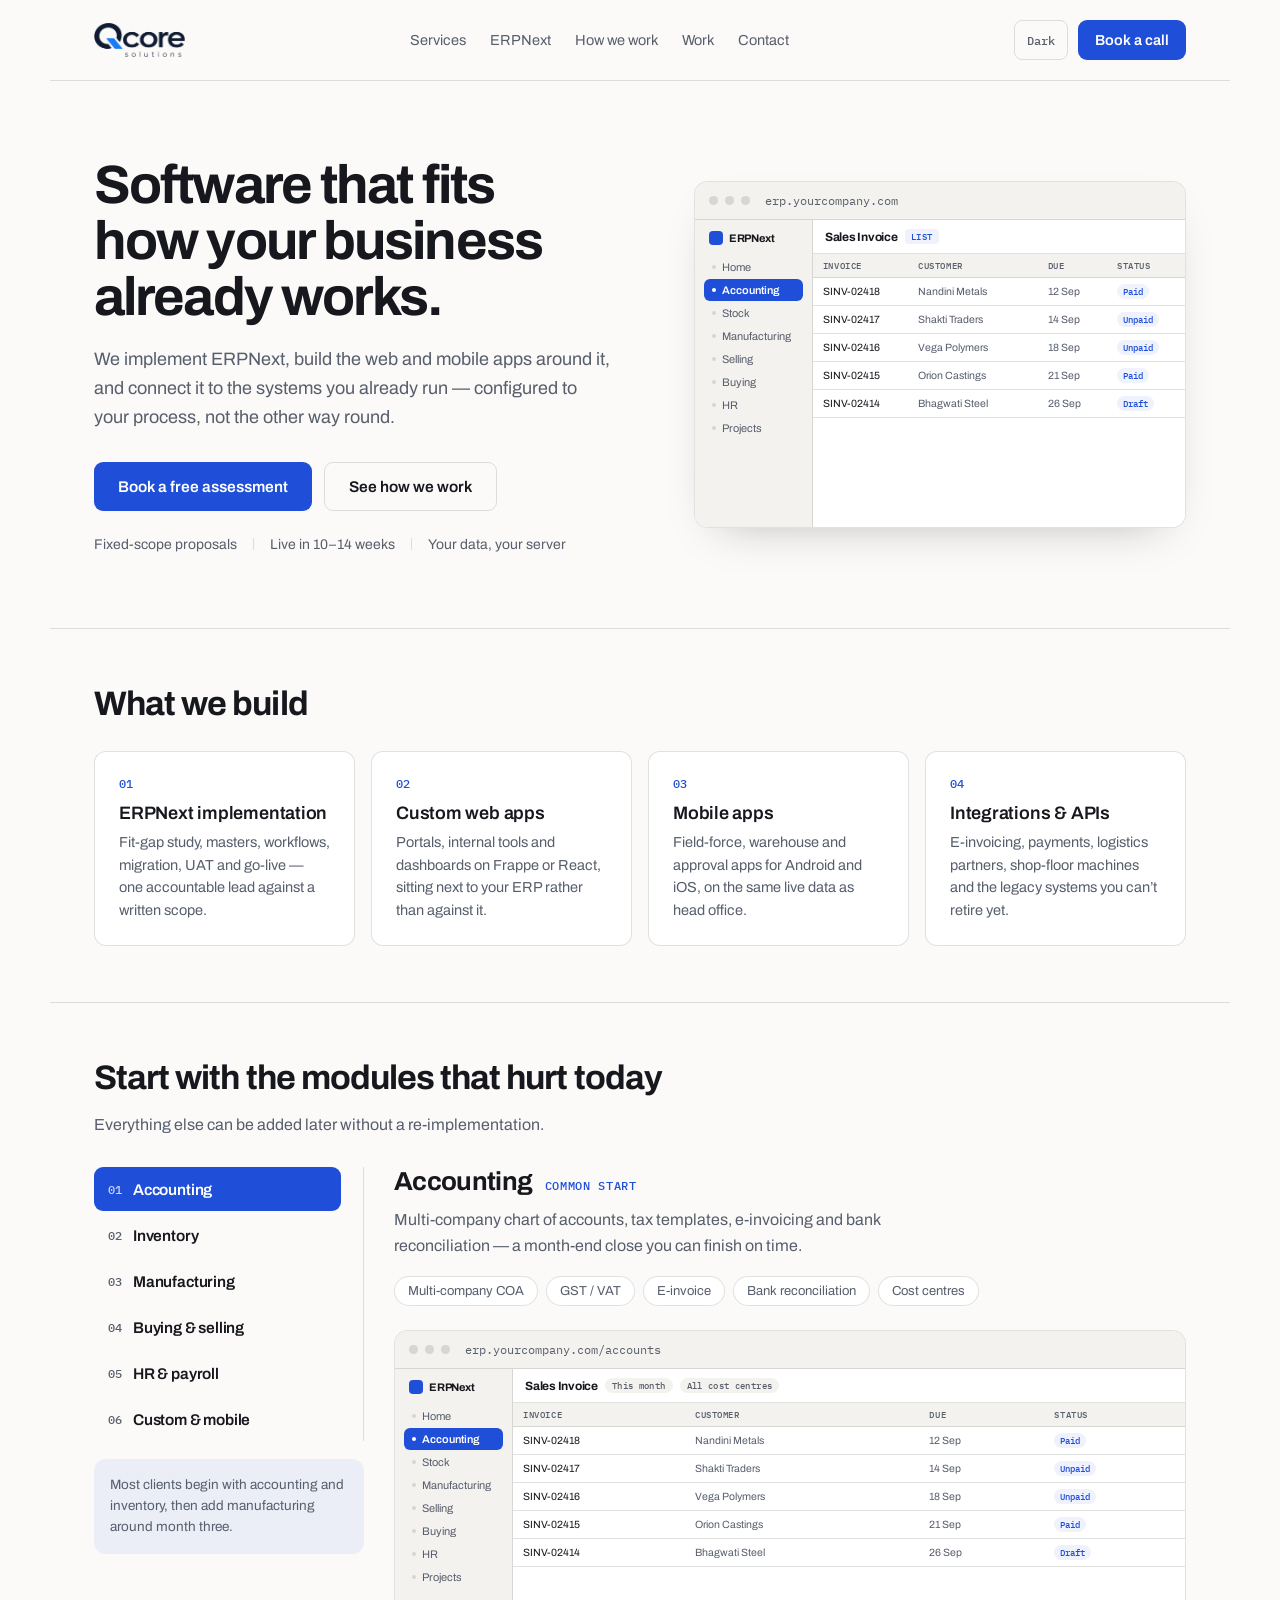
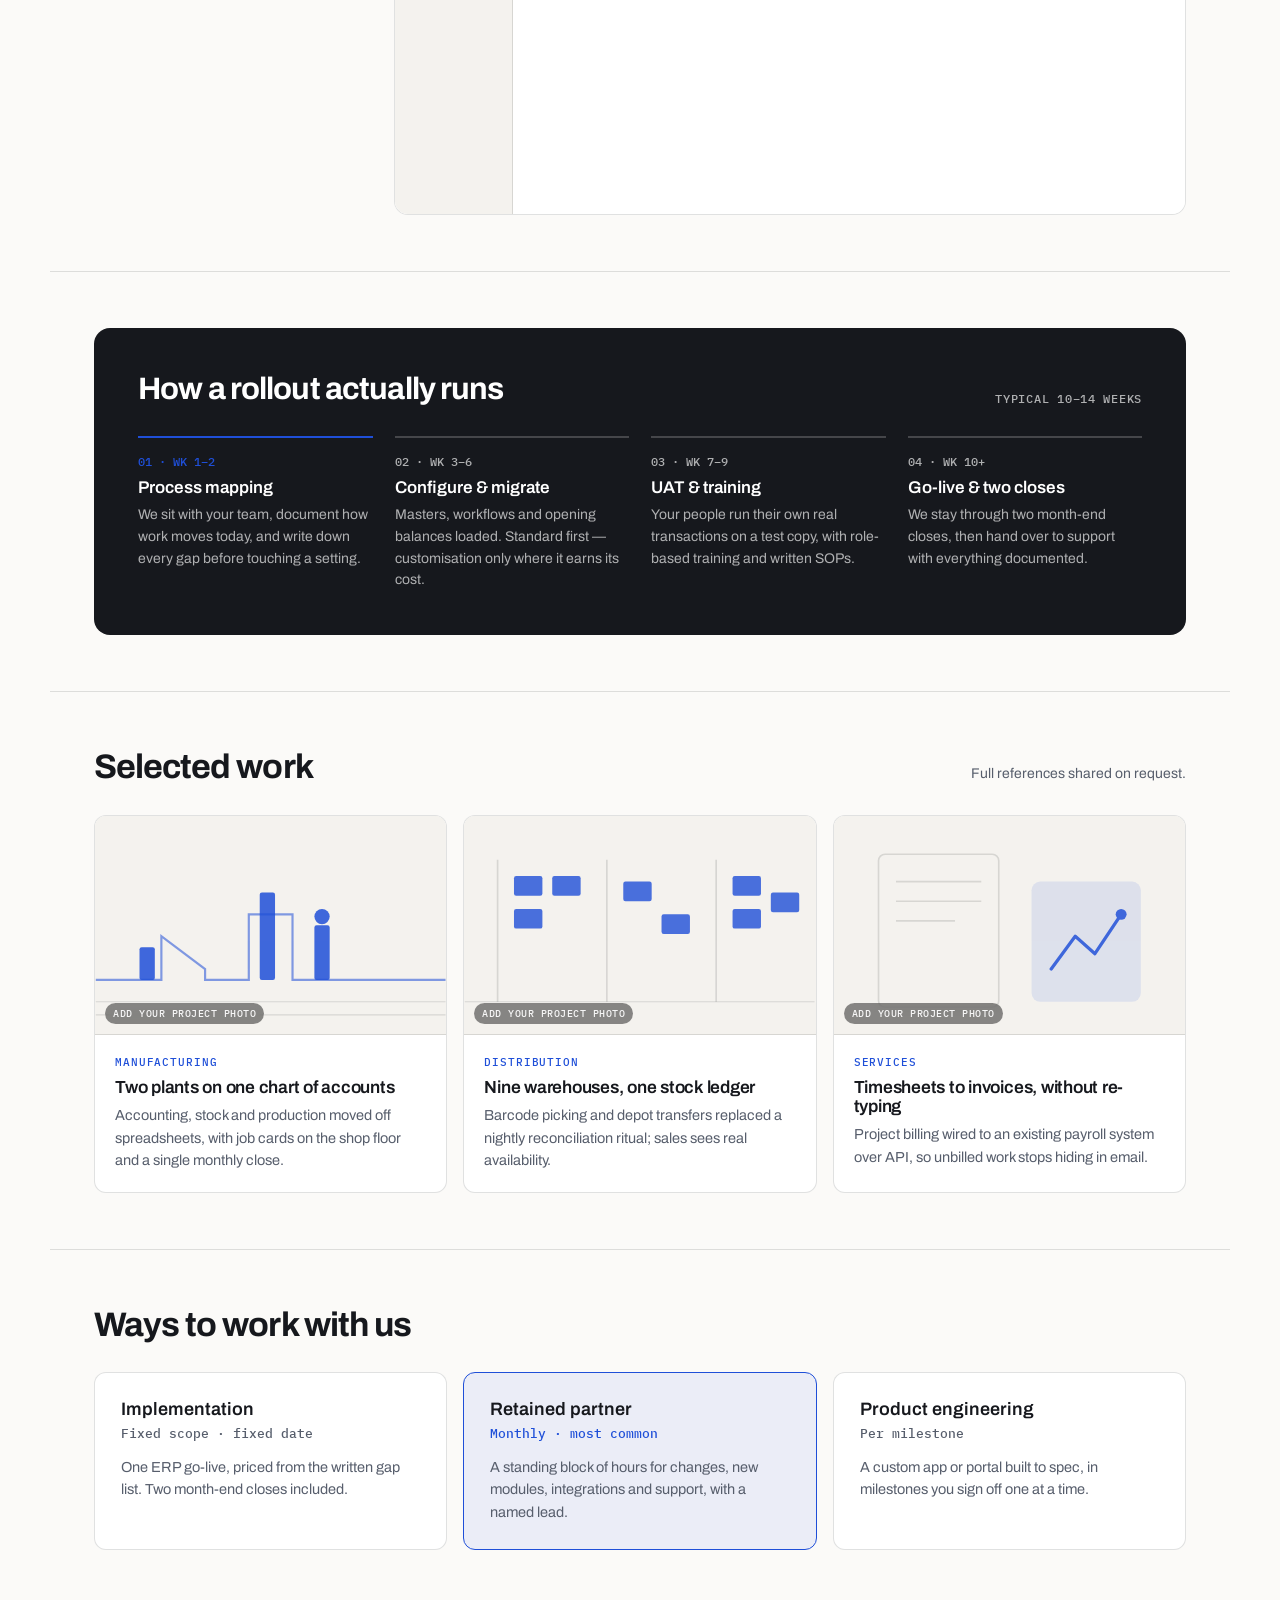
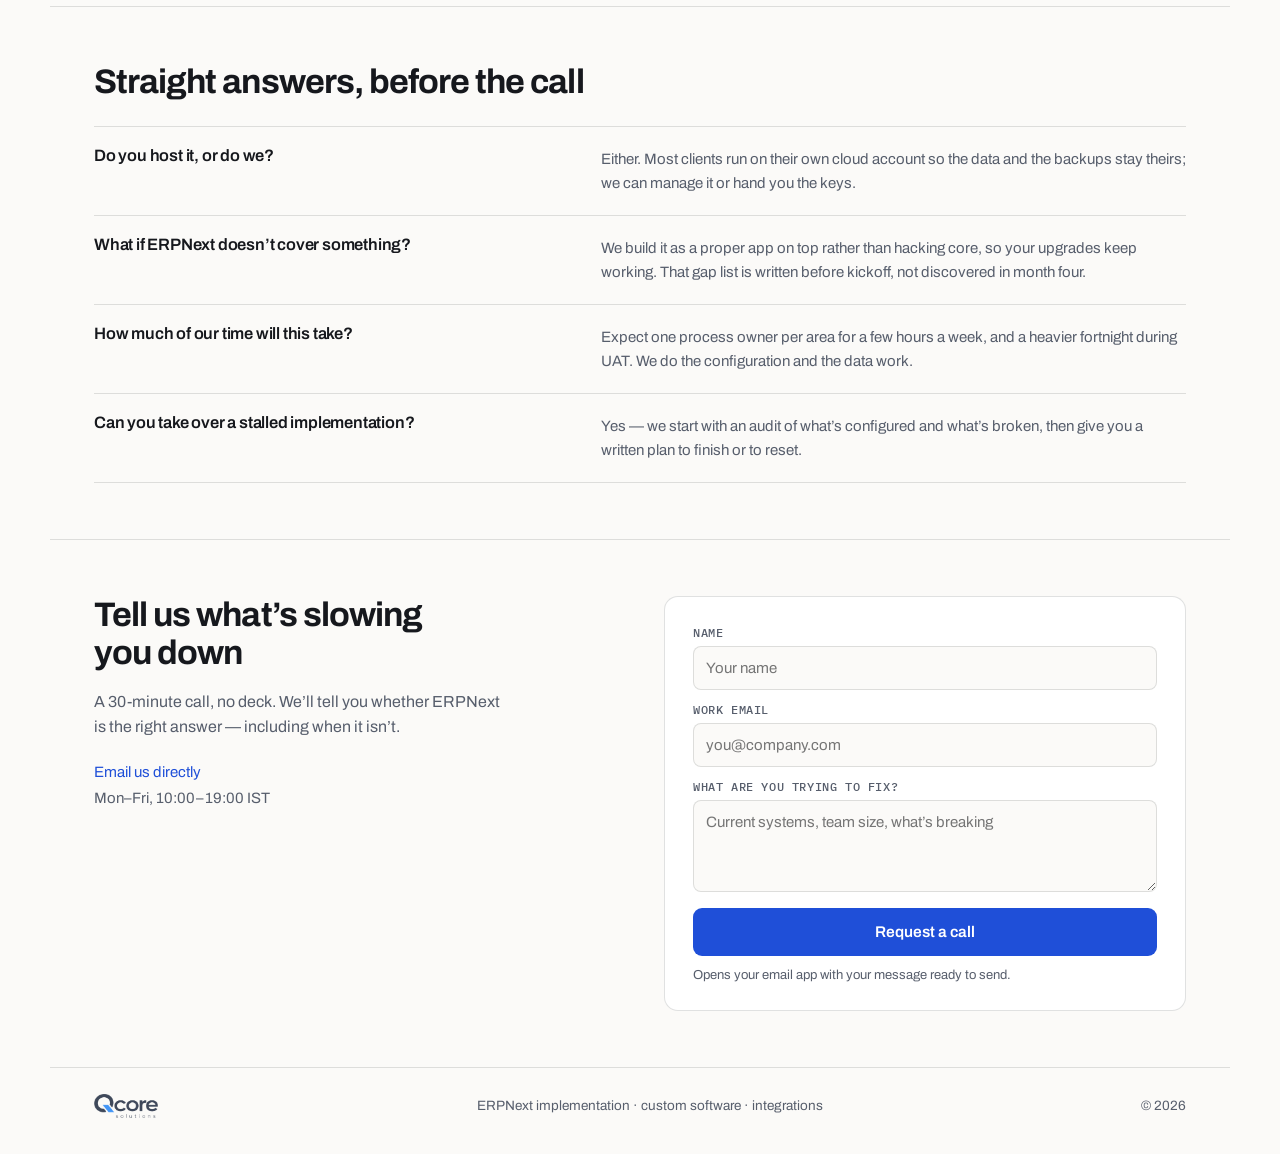
<file: index.html>
<!DOCTYPE html>
<html lang="en">
<head>
<meta charset="UTF-8">
<meta name="viewport" content="width=device-width, initial-scale=1.0">
<title>Qcore Solutions — ERPNext implementation &amp; custom software</title>
<meta name="description" content="Qcore Solutions implements ERPNext, builds the web and mobile apps around it, and connects it to the systems you already run — configured to your process, not the other way round.">
<link rel="icon" type="image/png" sizes="32x32" href="img/icon-32.png">
<link rel="apple-touch-icon" sizes="180x180" href="img/icon-180.png">
<link rel="preconnect" href="https://fonts.googleapis.com">
<link rel="preconnect" href="https://fonts.gstatic.com" crossorigin>
<link href="https://fonts.googleapis.com/css2?family=Archivo:wght@400;500;600;700&family=IBM+Plex+Mono:wght@400;500&display=swap" rel="stylesheet">
<link rel="stylesheet" href="css/style.css">
</head>
<body>
<a class="skip-link" href="#main">Skip to content</a>

<header class="site-header">
  <a class="brand" href="#top" aria-label="Qcore Solutions — home">
    <picture>
      <source srcset="img/logo.webp" type="image/webp">
      <img class="brand-logo" src="img/logo.png" alt="Qcore Solutions" width="400" height="149">
    </picture>
  </a>
  <nav class="nav" aria-label="Primary">
    <a href="#capabilities">Services</a>
    <a href="#modules">ERPNext</a>
    <a href="#method">How we work</a>
    <a href="#work">Work</a>
    <a href="#contact">Contact</a>
  </nav>
  <div class="header-actions">
    <button id="themeToggle" class="theme-toggle" type="button" aria-label="Toggle dark mode">Dark</button>
    <a class="btn btn-primary btn-sm" href="#contact">Book a call</a>
  </div>
</header>

<main id="main">

  <section class="hero" id="top">
    <div class="hero-copy">
      <h1>Software that fits how your business already works.</h1>
      <p class="lede">We implement ERPNext, build the web and mobile apps around it, and connect it to the systems you already run — configured to your process, not the other way round.</p>
      <div class="hero-ctas">
        <a class="btn btn-primary" href="#contact">Book a free assessment</a>
        <a class="btn btn-secondary" href="#method">See how we work</a>
      </div>
      <div class="hero-stats">
        <span>Fixed-scope proposals</span><span class="rule" aria-hidden="true"></span>
        <span>Live in 10–14 weeks</span><span class="rule" aria-hidden="true"></span>
        <span>Your data, your server</span>
      </div>
    </div>

    <div class="shot" aria-hidden="true">
      <div class="shot-bar">
        <span class="dot"></span><span class="dot"></span><span class="dot"></span>
        <span class="shot-url">erp.yourcompany.com</span>
      </div>
      <div class="shot-body">
        <div class="shot-nav">
          <div class="shot-brand"><span class="brand-dot"></span><span>ERPNext</span></div>
          <div class="shot-nav-item"><span class="item-dot"></span>Home</div>
          <div class="shot-nav-item is-active"><span class="item-dot"></span>Accounting</div>
          <div class="shot-nav-item"><span class="item-dot"></span>Stock</div>
          <div class="shot-nav-item"><span class="item-dot"></span>Manufacturing</div>
          <div class="shot-nav-item"><span class="item-dot"></span>Selling</div>
          <div class="shot-nav-item"><span class="item-dot"></span>Buying</div>
          <div class="shot-nav-item"><span class="item-dot"></span>HR</div>
          <div class="shot-nav-item"><span class="item-dot"></span>Projects</div>
        </div>
        <div class="shot-main">
          <div class="shot-titlebar">
            <span class="shot-title">Sales Invoice</span>
            <span class="shot-badge">LIST</span>
          </div>
          <div class="shot-cols">
            <div class="shot-col">Invoice</div><div class="shot-col">Customer</div><div class="shot-col">Due</div><div class="shot-col">Status</div>
          </div>
          <div class="shot-row"><div class="cell a">SINV-02418</div><div class="cell b">Nandini Metals</div><div class="cell c">12 Sep</div><div class="cell d"><span class="pill">Paid</span></div></div>
          <div class="shot-row"><div class="cell a">SINV-02417</div><div class="cell b">Shakti Traders</div><div class="cell c">14 Sep</div><div class="cell d"><span class="pill">Unpaid</span></div></div>
          <div class="shot-row"><div class="cell a">SINV-02416</div><div class="cell b">Vega Polymers</div><div class="cell c">18 Sep</div><div class="cell d"><span class="pill">Unpaid</span></div></div>
          <div class="shot-row"><div class="cell a">SINV-02415</div><div class="cell b">Orion Castings</div><div class="cell c">21 Sep</div><div class="cell d"><span class="pill">Paid</span></div></div>
          <div class="shot-row"><div class="cell a">SINV-02414</div><div class="cell b">Bhagwati Steel</div><div class="cell c">26 Sep</div><div class="cell d"><span class="pill">Draft</span></div></div>
        </div>
      </div>
    </div>
  </section>

  <section id="capabilities" class="section">
    <h2>What we build</h2>
    <div class="card-grid capability-grid">
      <div class="card capability-card">
        <div class="num">01</div>
        <h3>ERPNext implementation</h3>
        <p>Fit-gap study, masters, workflows, migration, UAT and go-live — one accountable lead against a written scope.</p>
      </div>
      <div class="card capability-card">
        <div class="num">02</div>
        <h3>Custom web apps</h3>
        <p>Portals, internal tools and dashboards on Frappe or React, sitting next to your ERP rather than against it.</p>
      </div>
      <div class="card capability-card">
        <div class="num">03</div>
        <h3>Mobile apps</h3>
        <p>Field-force, warehouse and approval apps for Android and iOS, on the same live data as head office.</p>
      </div>
      <div class="card capability-card">
        <div class="num">04</div>
        <h3>Integrations &amp; APIs</h3>
        <p>E-invoicing, payments, logistics partners, shop-floor machines and the legacy systems you can’t retire yet.</p>
      </div>
    </div>
  </section>

  <section id="modules" class="section">
    <h2>Start with the modules that hurt today</h2>
    <p class="section-sub">Everything else can be added later without a re-implementation.</p>
    <div class="mod-wrap">
      <div class="mod-col1">
        <div class="mod-list" id="modList" role="tablist" aria-label="ERPNext modules"></div>
        <div class="mod-note">Most clients begin with accounting and inventory, then add manufacturing around month three.</div>
      </div>
      <div class="mod-detail" id="modDetail" role="tabpanel"></div>
    </div>
  </section>

  <section id="method" class="section">
    <div class="method-box">
      <div class="method-head">
        <h2>How a rollout actually runs</h2>
        <span class="method-typical">TYPICAL 10–14 WEEKS</span>
      </div>
      <div class="method-grid">
        <div class="method-step is-first">
          <div class="method-label">01 · WK 1–2</div>
          <h3>Process mapping</h3>
          <p>We sit with your team, document how work moves today, and write down every gap before touching a setting.</p>
        </div>
        <div class="method-step">
          <div class="method-label">02 · WK 3–6</div>
          <h3>Configure &amp; migrate</h3>
          <p>Masters, workflows and opening balances loaded. Standard first — customisation only where it earns its cost.</p>
        </div>
        <div class="method-step">
          <div class="method-label">03 · WK 7–9</div>
          <h3>UAT &amp; training</h3>
          <p>Your people run their own real transactions on a test copy, with role-based training and written SOPs.</p>
        </div>
        <div class="method-step">
          <div class="method-label">04 · WK 10+</div>
          <h3>Go-live &amp; two closes</h3>
          <p>We stay through two month-end closes, then hand over to support with everything documented.</p>
        </div>
      </div>
    </div>
  </section>

  <section id="work" class="section">
    <div class="section-head">
      <h2>Selected work</h2>
      <span class="muted-note">Full references shared on request.</span>
    </div>
    <div class="card-grid work-grid">
      <div class="card work-card">
        <div class="work-art" data-art="manufacturing">
          <svg viewBox="0 0 320 200" role="img" aria-label="Manufacturing plant illustration">
            <rect width="320" height="200" fill="var(--sunk)"/>
            <g fill="none" stroke="var(--accent)" stroke-width="2" opacity=".55">
              <path d="M0 150 L60 150 L60 110 L100 140 L100 150 L140 150 L140 90 L180 90 L180 150 L320 150" />
            </g>
            <g fill="var(--accent)" opacity=".85">
              <rect x="40" y="120" width="14" height="30" rx="2"/>
              <rect x="150" y="70" width="14" height="80" rx="2"/>
              <rect x="200" y="100" width="14" height="50" rx="2"/>
              <circle cx="207" cy="92" r="7"/>
            </g>
            <g stroke="var(--line)" stroke-width="1">
              <line x1="0" y1="170" x2="320" y2="170"/>
              <line x1="0" y1="182" x2="320" y2="182"/>
            </g>
          </svg>
          <span class="art-hint">Add your project photo</span>
        </div>
        <div class="card-body">
          <div class="eyebrow">Manufacturing</div>
          <h3>Two plants on one chart of accounts</h3>
          <p>Accounting, stock and production moved off spreadsheets, with job cards on the shop floor and a single monthly close.</p>
        </div>
      </div>
      <div class="card work-card">
        <div class="work-art" data-art="distribution">
          <svg viewBox="0 0 320 200" role="img" aria-label="Warehouse distribution illustration">
            <rect width="320" height="200" fill="var(--sunk)"/>
            <g fill="none" stroke="var(--line)" stroke-width="1.5">
              <line x1="30" y1="40" x2="30" y2="170"/>
              <line x1="130" y1="40" x2="130" y2="170"/>
              <line x1="230" y1="40" x2="230" y2="170"/>
            </g>
            <g fill="var(--accent)" opacity=".8">
              <rect x="45" y="55" width="26" height="18" rx="2"/>
              <rect x="80" y="55" width="26" height="18" rx="2"/>
              <rect x="45" y="85" width="26" height="18" rx="2"/>
              <rect x="145" y="60" width="26" height="18" rx="2"/>
              <rect x="180" y="90" width="26" height="18" rx="2"/>
              <rect x="245" y="55" width="26" height="18" rx="2"/>
              <rect x="245" y="85" width="26" height="18" rx="2"/>
              <rect x="280" y="70" width="26" height="18" rx="2"/>
            </g>
            <line x1="0" y1="170" x2="320" y2="170" stroke="var(--line)" stroke-width="1"/>
          </svg>
          <span class="art-hint">Add your project photo</span>
        </div>
        <div class="card-body">
          <div class="eyebrow">Distribution</div>
          <h3>Nine warehouses, one stock ledger</h3>
          <p>Barcode picking and depot transfers replaced a nightly reconciliation ritual; sales sees real availability.</p>
        </div>
      </div>
      <div class="card work-card">
        <div class="work-art" data-art="services">
          <svg viewBox="0 0 320 200" role="img" aria-label="Services and billing illustration">
            <rect width="320" height="200" fill="var(--sunk)"/>
            <g fill="none" stroke="var(--line)" stroke-width="1.5">
              <rect x="40" y="35" width="110" height="140" rx="6"/>
              <line x1="56" y1="60" x2="134" y2="60"/>
              <line x1="56" y1="78" x2="134" y2="78"/>
              <line x1="56" y1="96" x2="110" y2="96"/>
            </g>
            <g fill="var(--accent)" opacity=".85">
              <rect x="180" y="60" width="100" height="110" rx="8" opacity=".12"/>
              <path d="M198 140 L220 110 L238 126 L262 90" fill="none" stroke="var(--accent)" stroke-width="3" stroke-linecap="round" stroke-linejoin="round"/>
              <circle cx="262" cy="90" r="5"/>
            </g>
          </svg>
          <span class="art-hint">Add your project photo</span>
        </div>
        <div class="card-body">
          <div class="eyebrow">Services</div>
          <h3>Timesheets to invoices, without re-typing</h3>
          <p>Project billing wired to an existing payroll system over API, so unbilled work stops hiding in email.</p>
        </div>
      </div>
    </div>
  </section>

  <section id="engagement" class="section">
    <h2>Ways to work with us</h2>
    <div class="card-grid engagement-grid">
      <div class="card engagement-card">
        <h3>Implementation</h3>
        <div class="engagement-sub">Fixed scope · fixed date</div>
        <p>One ERP go-live, priced from the written gap list. Two month-end closes included.</p>
      </div>
      <div class="card engagement-card is-highlight">
        <h3>Retained partner</h3>
        <div class="engagement-sub">Monthly · most common</div>
        <p>A standing block of hours for changes, new modules, integrations and support, with a named lead.</p>
      </div>
      <div class="card engagement-card">
        <h3>Product engineering</h3>
        <div class="engagement-sub">Per milestone</div>
        <p>A custom app or portal built to spec, in milestones you sign off one at a time.</p>
      </div>
    </div>
  </section>

  <section id="faq" class="section">
    <h2>Straight answers, before the call</h2>
    <div class="faq-list">
      <div class="faq-row">
        <h3>Do you host it, or do we?</h3>
        <p>Either. Most clients run on their own cloud account so the data and the backups stay theirs; we can manage it or hand you the keys.</p>
      </div>
      <div class="faq-row">
        <h3>What if ERPNext doesn’t cover something?</h3>
        <p>We build it as a proper app on top rather than hacking core, so your upgrades keep working. That gap list is written before kickoff, not discovered in month four.</p>
      </div>
      <div class="faq-row">
        <h3>How much of our time will this take?</h3>
        <p>Expect one process owner per area for a few hours a week, and a heavier fortnight during UAT. We do the configuration and the data work.</p>
      </div>
      <div class="faq-row is-last">
        <h3>Can you take over a stalled implementation?</h3>
        <p>Yes — we start with an audit of what’s configured and what’s broken, then give you a written plan to finish or to reset.</p>
      </div>
    </div>
  </section>

  <section id="contact" class="section contact-section">
    <div class="contact-copy">
      <h2>Tell us what’s slowing you down</h2>
      <p>A 30-minute call, no deck. We’ll tell you whether ERPNext is the right answer — including when it isn’t.</p>
      <div class="contact-links">
        <a href="mailto:business.abdelrahmanalisaleh@gmail.com">Email us directly</a>
        <span>Mon–Fri, 10:00–19:00 IST</span>
      </div>
    </div>
    <form id="contactForm" class="contact-form">
      <label>Name
        <input type="text" name="name" placeholder="Your name" autocomplete="name">
      </label>
      <label>Work email
        <input type="email" name="email" placeholder="you@company.com" autocomplete="email">
      </label>
      <label>What are you trying to fix?
        <textarea name="message" rows="4" placeholder="Current systems, team size, what’s breaking"></textarea>
      </label>
      <button type="submit">Request a call</button>
      <span class="form-note">Opens your email app with your message ready to send.</span>
    </form>
  </section>

</main>

<footer class="site-footer">
  <div class="brand">
    <picture>
      <source srcset="img/logo.webp" type="image/webp">
      <img class="brand-logo small" src="img/logo.png" alt="Qcore Solutions" width="400" height="149">
    </picture>
  </div>
  <span>ERPNext implementation · custom software · integrations</span>
  <span>© 2026</span>
</footer>

<script src="js/main.js"></script>
</body>
</html>
</file>
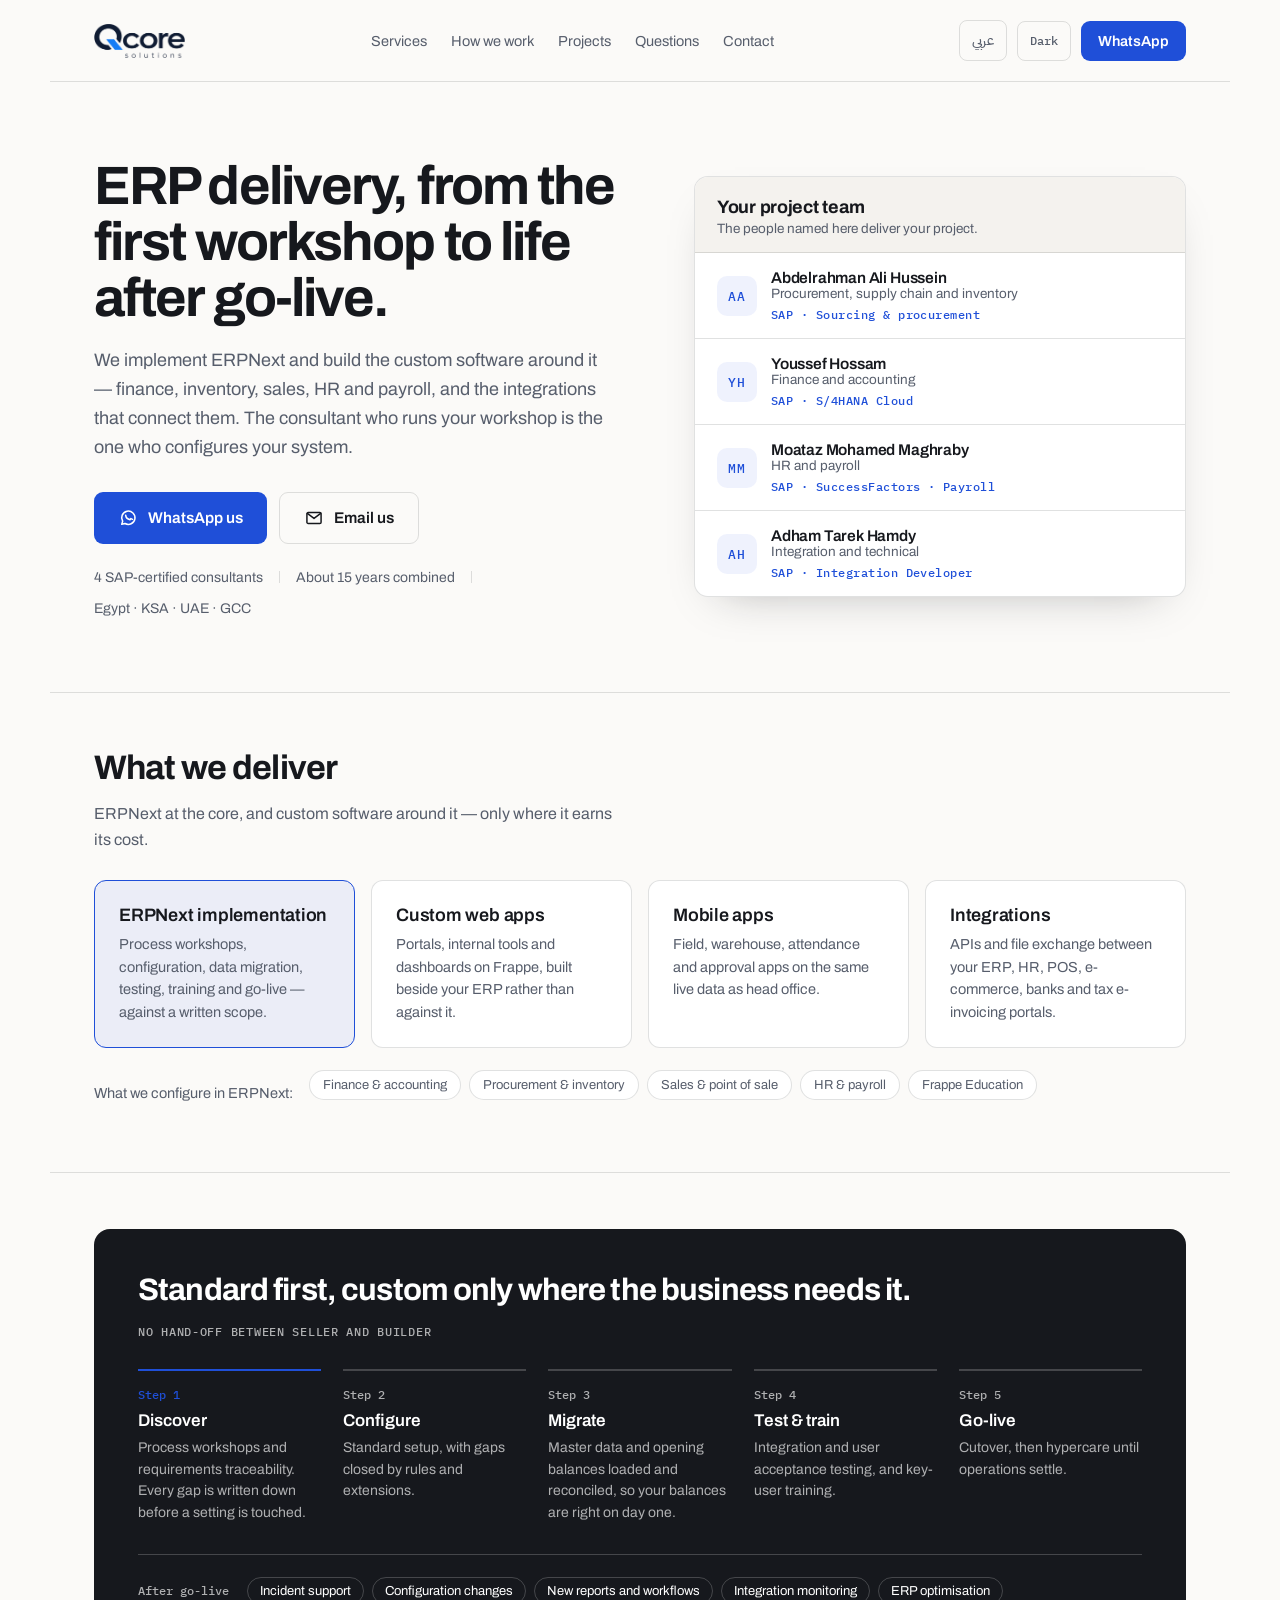
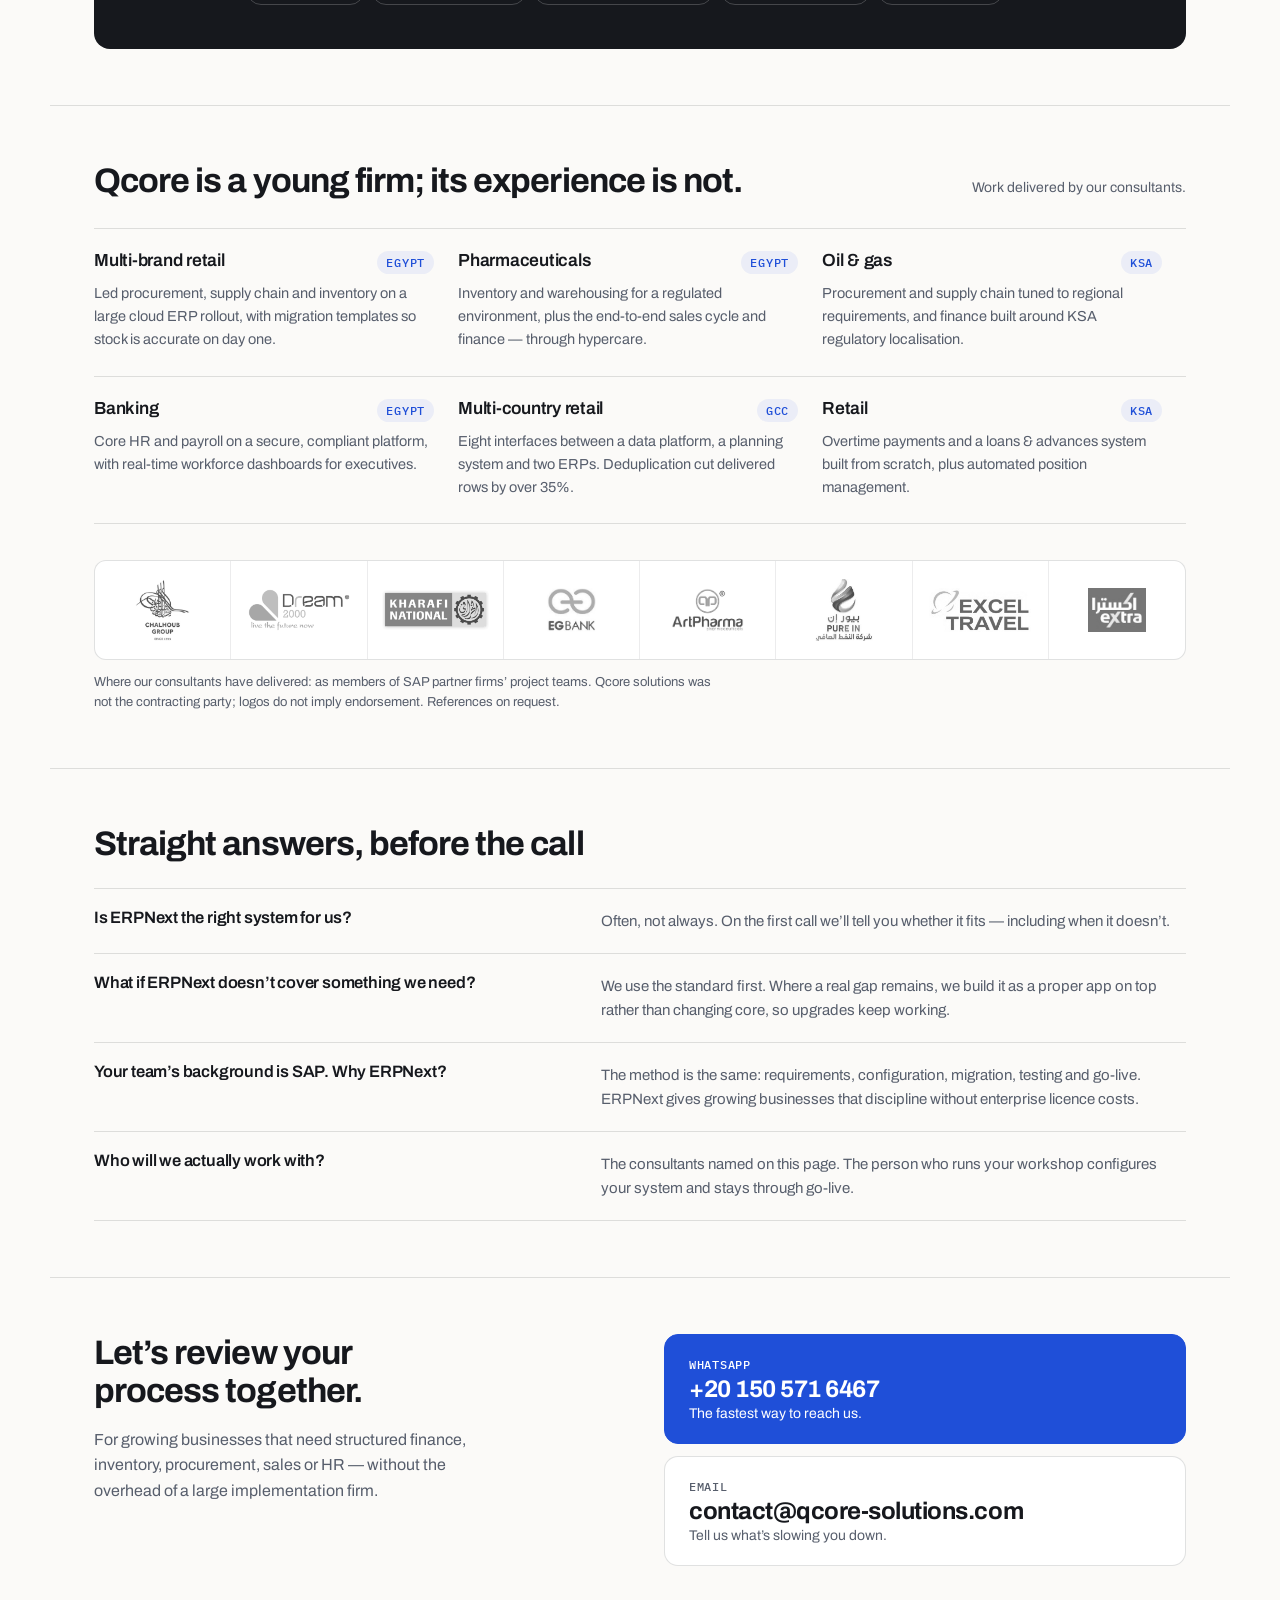
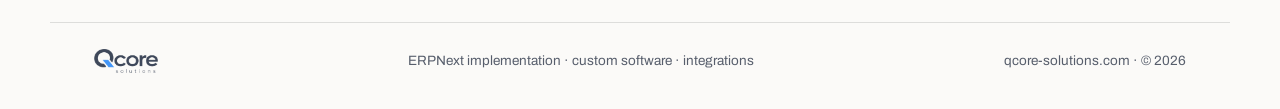
<file: variants/a/index.html>
<!DOCTYPE html>
<html lang="en" dir="ltr" data-title-ar="Qcore Solutions — تنفيذ ERPNext والبرمجيات المخصصة">
<head>
<meta charset="UTF-8">
<meta name="viewport" content="width=device-width, initial-scale=1.0">
<title>Qcore Solutions — ERPNext implementation &amp; custom software</title>
<meta name="description" content="Qcore Solutions implements ERPNext and builds the custom software around it, delivered by the consultant who runs your workshop.">
<link rel="icon" type="image/png" sizes="32x32" href="../../img/icon-32.png">
<link rel="apple-touch-icon" sizes="180x180" href="../../img/icon-180.png">
<link rel="preconnect" href="https://fonts.googleapis.com">
<link rel="preconnect" href="https://fonts.gstatic.com" crossorigin>
<link href="https://fonts.googleapis.com/css2?family=Archivo:wght@400;500;600;700&family=IBM+Plex+Mono:wght@400;500&family=IBM+Plex+Sans+Arabic:wght@400;500;600;700&display=swap" rel="stylesheet">
<link rel="stylesheet" href="../../css/style.css">
<link rel="stylesheet" href="a.css">
</head>
<body>
<a class="skip-link" href="#main" data-ar="انتقل إلى المحتوى">Skip to content</a>

<header class="site-header">
  <a class="brand" href="#top" aria-label="Qcore Solutions — home" data-ar-aria-label="Qcore Solutions — الصفحة الرئيسية">
    <picture>
      <source srcset="../../img/logo.webp" type="image/webp">
      <img class="brand-logo" src="../../img/logo.png" alt="Qcore Solutions" width="400" height="149">
    </picture>
  </a>
  <nav class="nav" aria-label="Primary" data-ar-aria-label="القائمة الرئيسية">
    <a href="#capabilities" data-ar="الخدمات">Services</a>
    <a href="#method" data-ar="طريقة العمل">How we work</a>
    <a href="#work" data-ar="المشاريع">Projects</a>
    <a href="#faq" data-ar="الأسئلة">Questions</a>
    <a href="#contact" data-ar="تواصل">Contact</a>
  </nav>
  <div class="header-actions">
    <button class="theme-toggle lang-toggle" type="button" data-lang-toggle>عربي</button>
    <button id="themeToggle" class="theme-toggle" type="button" aria-label="Toggle dark mode" data-ar-aria-label="تبديل الوضع الداكن">Dark</button>
    <a class="btn btn-primary btn-sm" href="https://wa.me/201505716467" data-ar="واتساب">WhatsApp</a>
  </div>
</header>

<main id="main">

  <section class="hero" id="top">
    <div class="hero-copy">
      <h1 data-ar="تنفيذ أنظمة ERP، من أول ورشة عمل حتى ما بعد التشغيل.">ERP delivery, from the first workshop to life after go-live.</h1>
      <p class="lede" data-ar="ننفّذ ERPNext ونطوّر البرمجيات المخصصة حوله — المالية، والمخزون، والمبيعات، والموارد البشرية والرواتب، والتكاملات التي تربط بينها. الاستشاري الذي يدير ورشة العمل هو نفسه من يُعدّ نظامك.">We implement ERPNext and build the custom software around it — finance, inventory, sales, HR and payroll, and the integrations that connect them. The consultant who runs your workshop is the one who configures your system.</p>
      <div class="hero-ctas">
        <a class="btn btn-primary btn-icon" href="https://wa.me/201505716467">
          <svg viewBox="0 0 24 24" aria-hidden="true"><path d="M4.5 19.5l1.1-3.6A8 8 0 1 1 8.4 18.6z"/><path d="M9.2 8.6c.2 2.6 2.4 4.9 5.2 5.4l1.1-1.3 1.9.9"/></svg>
          <span data-ar="راسلنا على واتساب">WhatsApp us</span>
        </a>
        <a class="btn btn-secondary btn-icon" href="mailto:contact@qcore-solutions.com">
          <svg viewBox="0 0 24 24" aria-hidden="true"><rect x="3.5" y="5.5" width="17" height="13" rx="1.5"/><path d="M4 6.5l8 6 8-6"/></svg>
          <span data-ar="راسلنا بالبريد">Email us</span>
        </a>
      </div>
      <div class="hero-stats">
        <span data-ar="4 استشاريين معتمدين من SAP">4 SAP-certified consultants</span><span class="rule" aria-hidden="true"></span>
        <span data-ar="خبرة مجمّعة تقارب 15 عامًا">About 15 years combined</span><span class="rule" aria-hidden="true"></span>
        <span data-ar="مصر · السعودية · الإمارات · الخليج">Egypt · KSA · UAE · GCC</span>
      </div>
    </div>

    <aside class="crew-card" aria-labelledby="crew-title">
      <div class="crew-head">
        <p class="crew-title" id="crew-title" data-ar="فريق مشروعك">Your project team</p>
        <span class="crew-note" data-ar="الأشخاص المذكورون هنا هم من ينفّذون مشروعك.">The people named here deliver your project.</span>
      </div>
      <ul class="crew-list">
        <li>
          <span class="crew-initials" aria-hidden="true">AA</span>
          <span class="crew-who"><strong data-ar="عبدالرحمن علي حسين">Abdelrahman Ali Hussein</strong><span data-ar="المشتريات وسلسلة الإمداد والمخزون">Procurement, supply chain and inventory</span></span>
          <span class="crew-cert">SAP · Sourcing &amp; procurement</span>
        </li>
        <li>
          <span class="crew-initials" aria-hidden="true">YH</span>
          <span class="crew-who"><strong data-ar="يوسف حسام">Youssef Hossam</strong><span data-ar="المالية والمحاسبة">Finance and accounting</span></span>
          <span class="crew-cert">SAP · S/4HANA Cloud</span>
        </li>
        <li>
          <span class="crew-initials" aria-hidden="true">MM</span>
          <span class="crew-who"><strong data-ar="معتز محمد مغربي">Moataz Mohamed Maghraby</strong><span data-ar="الموارد البشرية والرواتب">HR and payroll</span></span>
          <span class="crew-cert">SAP · SuccessFactors · Payroll</span>
        </li>
        <li>
          <span class="crew-initials" aria-hidden="true">AH</span>
          <span class="crew-who"><strong data-ar="أدهم طارق حمدي">Adham Tarek Hamdy</strong><span data-ar="التكامل والتطوير">Integration and technical</span></span>
          <span class="crew-cert">SAP · Integration Developer</span>
        </li>
      </ul>
    </aside>
  </section>

  <section id="capabilities" class="section">
    <h2 data-ar="ما نقدّمه">What we deliver</h2>
    <p class="section-sub" data-ar="ERPNext في القلب، والبرمجيات المخصصة حوله — فقط حيث تستحق تكلفتها.">ERPNext at the core, and custom software around it — only where it earns its cost.</p>
    <div class="card-grid capability-grid">
      <div class="card capability-card is-core">
        <h3 data-ar="تنفيذ ERPNext">ERPNext implementation</h3>
        <p data-ar="ورش العمليات، والإعداد، وترحيل البيانات، والاختبار، والتدريب، والتشغيل — وفق نطاق مكتوب.">Process workshops, configuration, data migration, testing, training and go-live — against a written scope.</p>
      </div>
      <div class="card capability-card">
        <h3 data-ar="تطبيقات ويب مخصصة">Custom web apps</h3>
        <p data-ar="بوابات وأدوات داخلية ولوحات متابعة على Frappe، تُبنى بجوار نظامك لا على حسابه.">Portals, internal tools and dashboards on Frappe, built beside your ERP rather than against it.</p>
      </div>
      <div class="card capability-card">
        <h3 data-ar="تطبيقات الجوال">Mobile apps</h3>
        <p data-ar="تطبيقات للميدان والمستودعات والحضور والموافقات، على البيانات الحية نفسها التي يراها المقر الرئيسي.">Field, warehouse, attendance and approval apps on the same live data as head office.</p>
      </div>
      <div class="card capability-card">
        <h3 data-ar="التكاملات">Integrations</h3>
        <p data-ar="واجهات برمجية وتبادل ملفات بين ERP والموارد البشرية ونقاط البيع والتجارة الإلكترونية والبنوك وبوابات الفاتورة الإلكترونية.">APIs and file exchange between your ERP, HR, POS, e-commerce, banks and tax e-invoicing portals.</p>
      </div>
    </div>
    <div class="areas">
      <span class="areas-label" data-ar="ما نُعدّه في ERPNext:">What we configure in ERPNext:</span>
      <ul class="chip-row">
        <li class="chip" data-ar="المالية والمحاسبة">Finance &amp; accounting</li>
        <li class="chip" data-ar="المشتريات والمخزون">Procurement &amp; inventory</li>
        <li class="chip" data-ar="المبيعات ونقاط البيع">Sales &amp; point of sale</li>
        <li class="chip" data-ar="الموارد البشرية والرواتب">HR &amp; payroll</li>
        <li class="chip" data-ar="Frappe للتعليم">Frappe Education</li>
      </ul>
    </div>
  </section>

  <section id="method" class="section">
    <div class="method-box">
      <div class="method-head">
        <h2 data-ar="المعيار أولًا، والتخصيص حيث تحتاجه الأعمال فقط.">Standard first, custom only where the business needs it.</h2>
        <span class="method-typical" data-ar="لا تسليم بين من يبيع ومن يبني">NO HAND-OFF BETWEEN SELLER AND BUILDER</span>
      </div>
      <div class="method-grid method-grid-5">
        <div class="method-step is-first">
          <div class="method-label" data-ar="الخطوة 1">Step 1</div>
          <h3 data-ar="الاستكشاف">Discover</h3>
          <p data-ar="ورش العمليات وتتبّع المتطلبات، ونكتب كل فجوة قبل أن نلمس أي إعداد.">Process workshops and requirements traceability. Every gap is written down before a setting is touched.</p>
        </div>
        <div class="method-step">
          <div class="method-label" data-ar="الخطوة 2">Step 2</div>
          <h3 data-ar="الإعداد">Configure</h3>
          <p data-ar="إعداد قياسي، وسدّ الفجوات بالقواعد والإضافات.">Standard setup, with gaps closed by rules and extensions.</p>
        </div>
        <div class="method-step">
          <div class="method-label" data-ar="الخطوة 3">Step 3</div>
          <h3 data-ar="الترحيل">Migrate</h3>
          <p data-ar="تحميل البيانات الأساسية والأرصدة الافتتاحية ومطابقتها، ليكون رصيدك دقيقًا من اليوم الأول.">Master data and opening balances loaded and reconciled, so your balances are right on day one.</p>
        </div>
        <div class="method-step">
          <div class="method-label" data-ar="الخطوة 4">Step 4</div>
          <h3 data-ar="الاختبار والتدريب">Test &amp; train</h3>
          <p data-ar="اختبار التكامل وقبول المستخدمين، وتدريب المستخدمين الرئيسيين.">Integration and user acceptance testing, and key-user training.</p>
        </div>
        <div class="method-step">
          <div class="method-label" data-ar="الخطوة 5">Step 5</div>
          <h3 data-ar="التشغيل">Go-live</h3>
          <p data-ar="الانتقال إلى النظام الجديد، ثم دعم مكثف حتى تستقر العمليات.">Cutover, then hypercare until operations settle.</p>
        </div>
      </div>
      <div class="after-row">
        <span class="method-label" data-ar="ما بعد التشغيل">After go-live</span>
        <ul>
          <li data-ar="دعم الأعطال">Incident support</li>
          <li data-ar="تعديلات الإعداد">Configuration changes</li>
          <li data-ar="تقارير ودورات عمل جديدة">New reports and workflows</li>
          <li data-ar="مراقبة التكاملات">Integration monitoring</li>
          <li data-ar="تحسين النظام">ERP optimisation</li>
        </ul>
      </div>
    </div>
  </section>

  <section id="work" class="section">
    <div class="section-head">
      <h2 data-ar="Qcore شركة ناشئة، لكن خبرتها ليست كذلك.">Qcore is a young firm; its experience is not.</h2>
      <span class="muted-note" data-ar="أعمال نفّذها استشاريونا.">Work delivered by our consultants.</span>
    </div>
    <ul class="project-list">
      <li>
        <h3 data-ar="التجزئة متعددة العلامات">Multi-brand retail</h3><span class="project-region" data-ar="مصر">Egypt</span>
        <p data-ar="قدنا المشتريات وسلسلة الإمداد والمخزون في تنفيذ واسع لنظام ERP سحابي، مع قوالب ترحيل تجعل رصيد المخزون دقيقًا من اليوم الأول.">Led procurement, supply chain and inventory on a large cloud ERP rollout, with migration templates so stock is accurate on day one.</p>
      </li>
      <li>
        <h3 data-ar="الأدوية">Pharmaceuticals</h3><span class="project-region" data-ar="مصر">Egypt</span>
        <p data-ar="المخزون والمستودعات لبيئة خاضعة للرقابة، إلى جانب دورة المبيعات الكاملة والمالية — حتى نهاية الدعم المكثف.">Inventory and warehousing for a regulated environment, plus the end-to-end sales cycle and finance — through hypercare.</p>
      </li>
      <li>
        <h3 data-ar="النفط والغاز">Oil &amp; gas</h3><span class="project-region" data-ar="السعودية">KSA</span>
        <p data-ar="مشتريات وسلسلة إمداد وفق المتطلبات الإقليمية، ومالية مبنية على التوطين التنظيمي السعودي.">Procurement and supply chain tuned to regional requirements, and finance built around KSA regulatory localisation.</p>
      </li>
      <li>
        <h3 data-ar="البنوك">Banking</h3><span class="project-region" data-ar="مصر">Egypt</span>
        <p data-ar="الموارد البشرية الأساسية والرواتب على منصة آمنة ومتوافقة، مع لوحات مؤشرات لحظية للقوى العاملة.">Core HR and payroll on a secure, compliant platform, with real-time workforce dashboards for executives.</p>
      </li>
      <li>
        <h3 data-ar="تجزئة متعددة الدول">Multi-country retail</h3><span class="project-region" data-ar="الخليج">GCC</span>
        <p data-ar="ثماني واجهات تكامل بين منصة بيانات ونظام تخطيط ونظامي ERP. خفّضت إزالة التكرار الصفوف المُرسلة بأكثر من 35٪.">Eight interfaces between a data platform, a planning system and two ERPs. Deduplication cut delivered rows by over 35%.</p>
      </li>
      <li>
        <h3 data-ar="التجزئة">Retail</h3><span class="project-region" data-ar="السعودية">KSA</span>
        <p data-ar="مدفوعات العمل الإضافي ونظام للسلف والقروض بُني من الصفر، إلى جانب أتمتة إدارة الوظائف.">Overtime payments and a loans &amp; advances system built from scratch, plus automated position management.</p>
      </li>
    </ul>

    <figure class="client-strip">
      <ul class="client-logos">
        <li><img class="is-tall" src="../shared/clients/chalhoub.png" alt="Chalhoub Group"></li>
        <li><img src="../shared/clients/dream2000.png" alt="Dream 2000"></li>
        <li><img src="../shared/clients/kharafi.png" alt="Kharafi National"></li>
        <li><img src="../shared/clients/egbank.png" alt="EG Bank"></li>
        <li><img src="../shared/clients/artpharma.png" alt="Art Pharma"></li>
        <li><img class="is-tall" src="../shared/clients/naft.png" alt="Naft"></li>
        <li><img src="../shared/clients/exceltravel.png" alt="Excel Travel"></li>
        <li><img src="../shared/clients/extra.png" alt="eXtra"></li>
      </ul>
      <figcaption data-ar="حيث نفّذ استشاريونا: نُفّذت هذه الأعمال من خلال استشاريينا بصفتهم أعضاء في فرق مشاريع لدى شركاء SAP. لم تكن Qcore solutions الطرف المتعاقد، ولا تعني الشعارات أي تأييد. المراجع متاحة عند الطلب.">Where our consultants have delivered: as members of SAP partner firms’ project teams. Qcore solutions was not the contracting party; logos do not imply endorsement. References on request.</figcaption>
    </figure>
  </section>

  <section id="faq" class="section">
    <h2 data-ar="إجابات مباشرة، قبل المكالمة.">Straight answers, before the call</h2>
    <div class="faq-list">
      <div class="faq-row">
        <h3 data-ar="هل ERPNext هو النظام المناسب لنا؟">Is ERPNext the right system for us?</h3>
        <p data-ar="غالبًا، وليس دائمًا. سنخبرك في المكالمة الأولى إن كان مناسبًا لك — حتى لو لم يكن كذلك.">Often, not always. On the first call we’ll tell you whether it fits — including when it doesn’t.</p>
      </div>
      <div class="faq-row">
        <h3 data-ar="ماذا لو لم يغطِّ ERPNext شيئًا نحتاجه؟">What if ERPNext doesn’t cover something we need?</h3>
        <p data-ar="نبدأ دائمًا بالإمكانات القياسية. وحين تبقى فجوة حقيقية نبنيها كتطبيق مستقل فوق النظام بدل تعديل نواته، لتظل التحديثات تعمل.">We use the standard first. Where a real gap remains, we build it as a proper app on top rather than changing core, so upgrades keep working.</p>
      </div>
      <div class="faq-row">
        <h3 data-ar="خلفية فريقكم SAP، فلماذا ERPNext؟">Your team’s background is SAP. Why ERPNext?</h3>
        <p data-ar="المنهج واحد: المتطلبات، والإعداد، والترحيل، والاختبار، والتشغيل. ويمنح ERPNext الشركات النامية هذا الانضباط دون تكاليف تراخيص الأنظمة الكبرى.">The method is the same: requirements, configuration, migration, testing and go-live. ERPNext gives growing businesses that discipline without enterprise licence costs.</p>
      </div>
      <div class="faq-row is-last">
        <h3 data-ar="مع من سنعمل فعليًا؟">Who will we actually work with?</h3>
        <p data-ar="مع الاستشاريين المذكورين في هذه الصفحة. من يدير ورشة العمل هو من يُعدّ نظامك ويبقى معك حتى التشغيل.">The consultants named on this page. The person who runs your workshop configures your system and stays through go-live.</p>
      </div>
    </div>
  </section>

  <section id="contact" class="section contact-section">
    <div class="contact-copy">
      <h2 data-ar="لنراجع عملياتك معًا.">Let’s review your process together.</h2>
      <p data-ar="للشركات النامية التي تحتاج إلى مالية ومخزون ومشتريات ومبيعات أو موارد بشرية منظمة — دون أعباء شركات التنفيذ الكبرى.">For growing businesses that need structured finance, inventory, procurement, sales or HR — without the overhead of a large implementation firm.</p>
    </div>
    <div class="contact-actions">
      <a class="contact-action is-primary" href="https://wa.me/201505716467">
        <span class="contact-kind" data-ar="واتساب">WhatsApp</span>
        <span class="contact-value" dir="ltr">+20 150 571 6467</span>
        <span class="contact-hint" data-ar="أسرع طريقة للوصول إلينا.">The fastest way to reach us.</span>
      </a>
      <a class="contact-action" href="mailto:contact@qcore-solutions.com">
        <span class="contact-kind" data-ar="البريد الإلكتروني">Email</span>
        <span class="contact-value" dir="ltr">contact@qcore-solutions.com</span>
        <span class="contact-hint" data-ar="أخبرنا بما يبطئ عملك.">Tell us what’s slowing you down.</span>
      </a>
    </div>
  </section>

</main>

<footer class="site-footer">
  <div class="brand">
    <picture>
      <source srcset="../../img/logo.webp" type="image/webp">
      <img class="brand-logo small" src="../../img/logo.png" alt="Qcore Solutions" width="400" height="149">
    </picture>
  </div>
  <span data-ar="تنفيذ ERPNext · برمجيات مخصصة · تكاملات">ERPNext implementation · custom software · integrations</span>
  <span dir="ltr">qcore-solutions.com · © 2026</span>
</footer>

<script src="../shared/lang.js"></script>
<script src="a.js"></script>
</body>
</html>
</file>
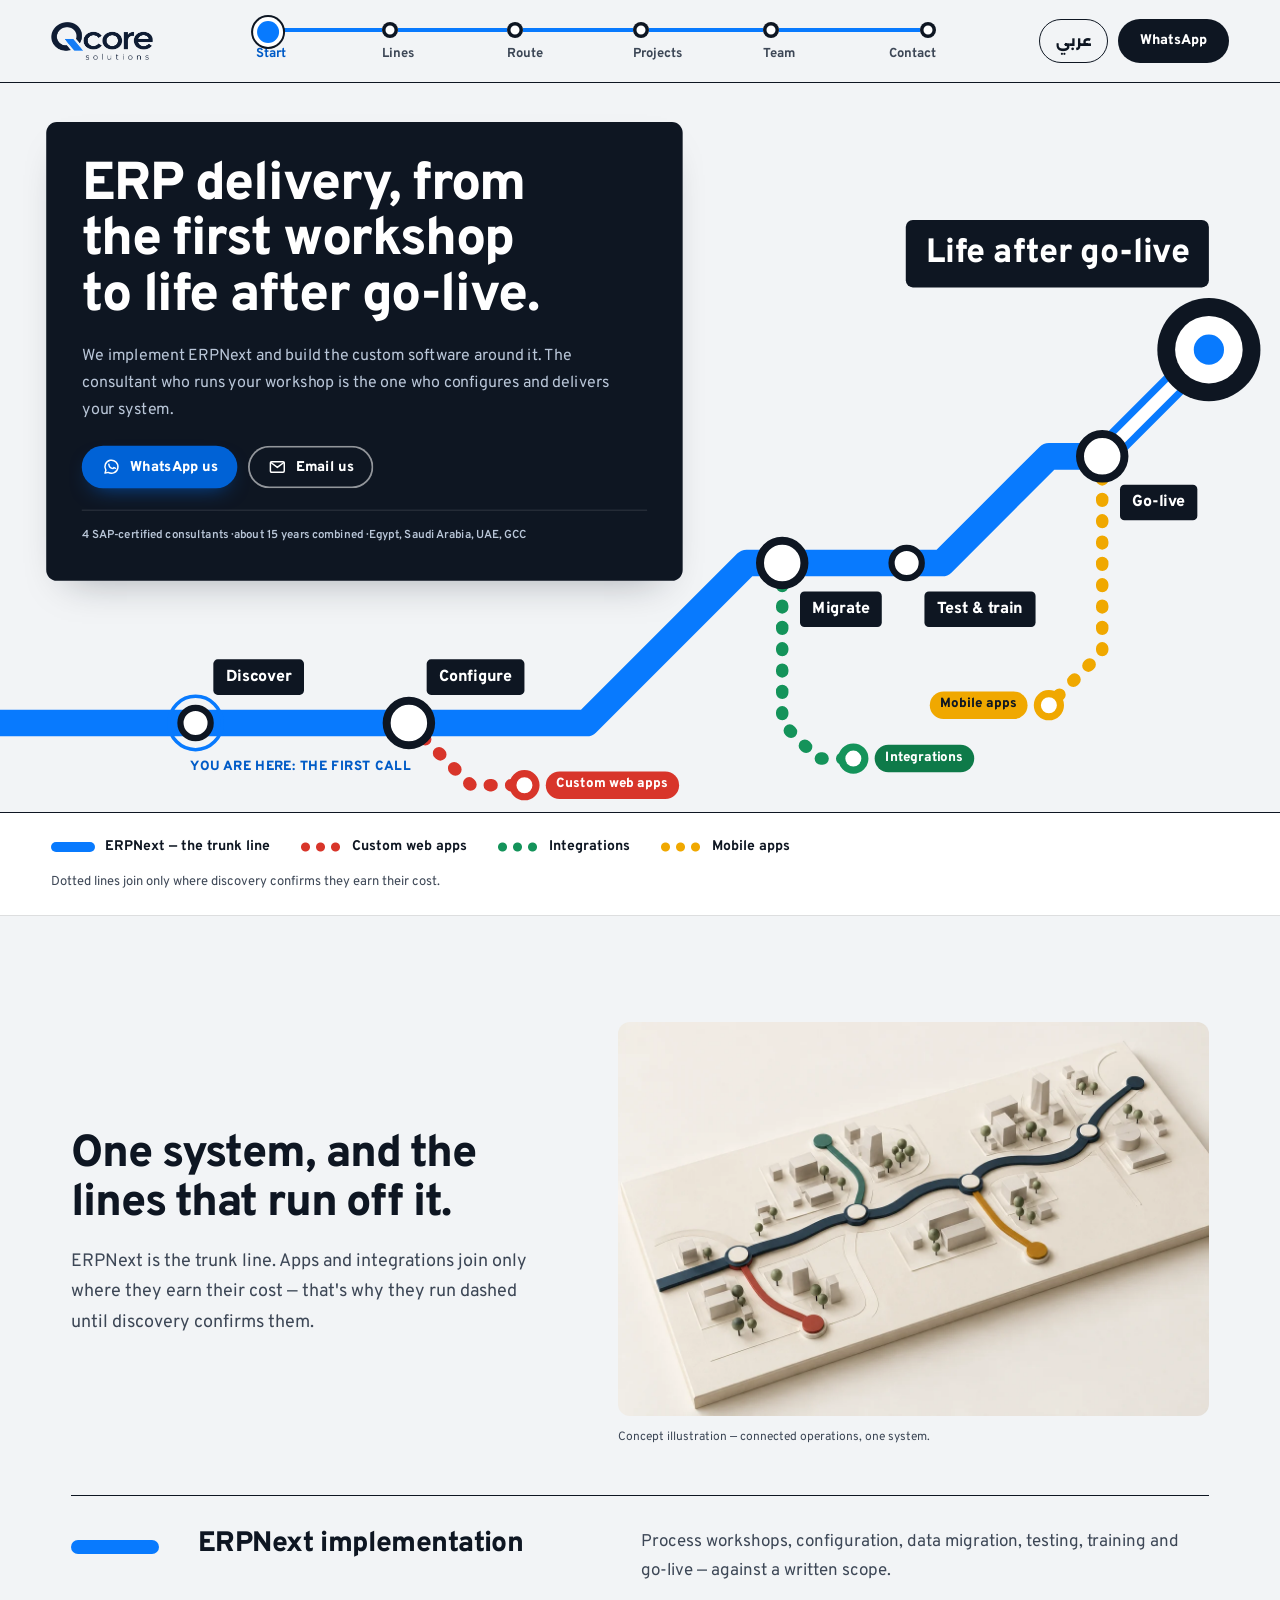
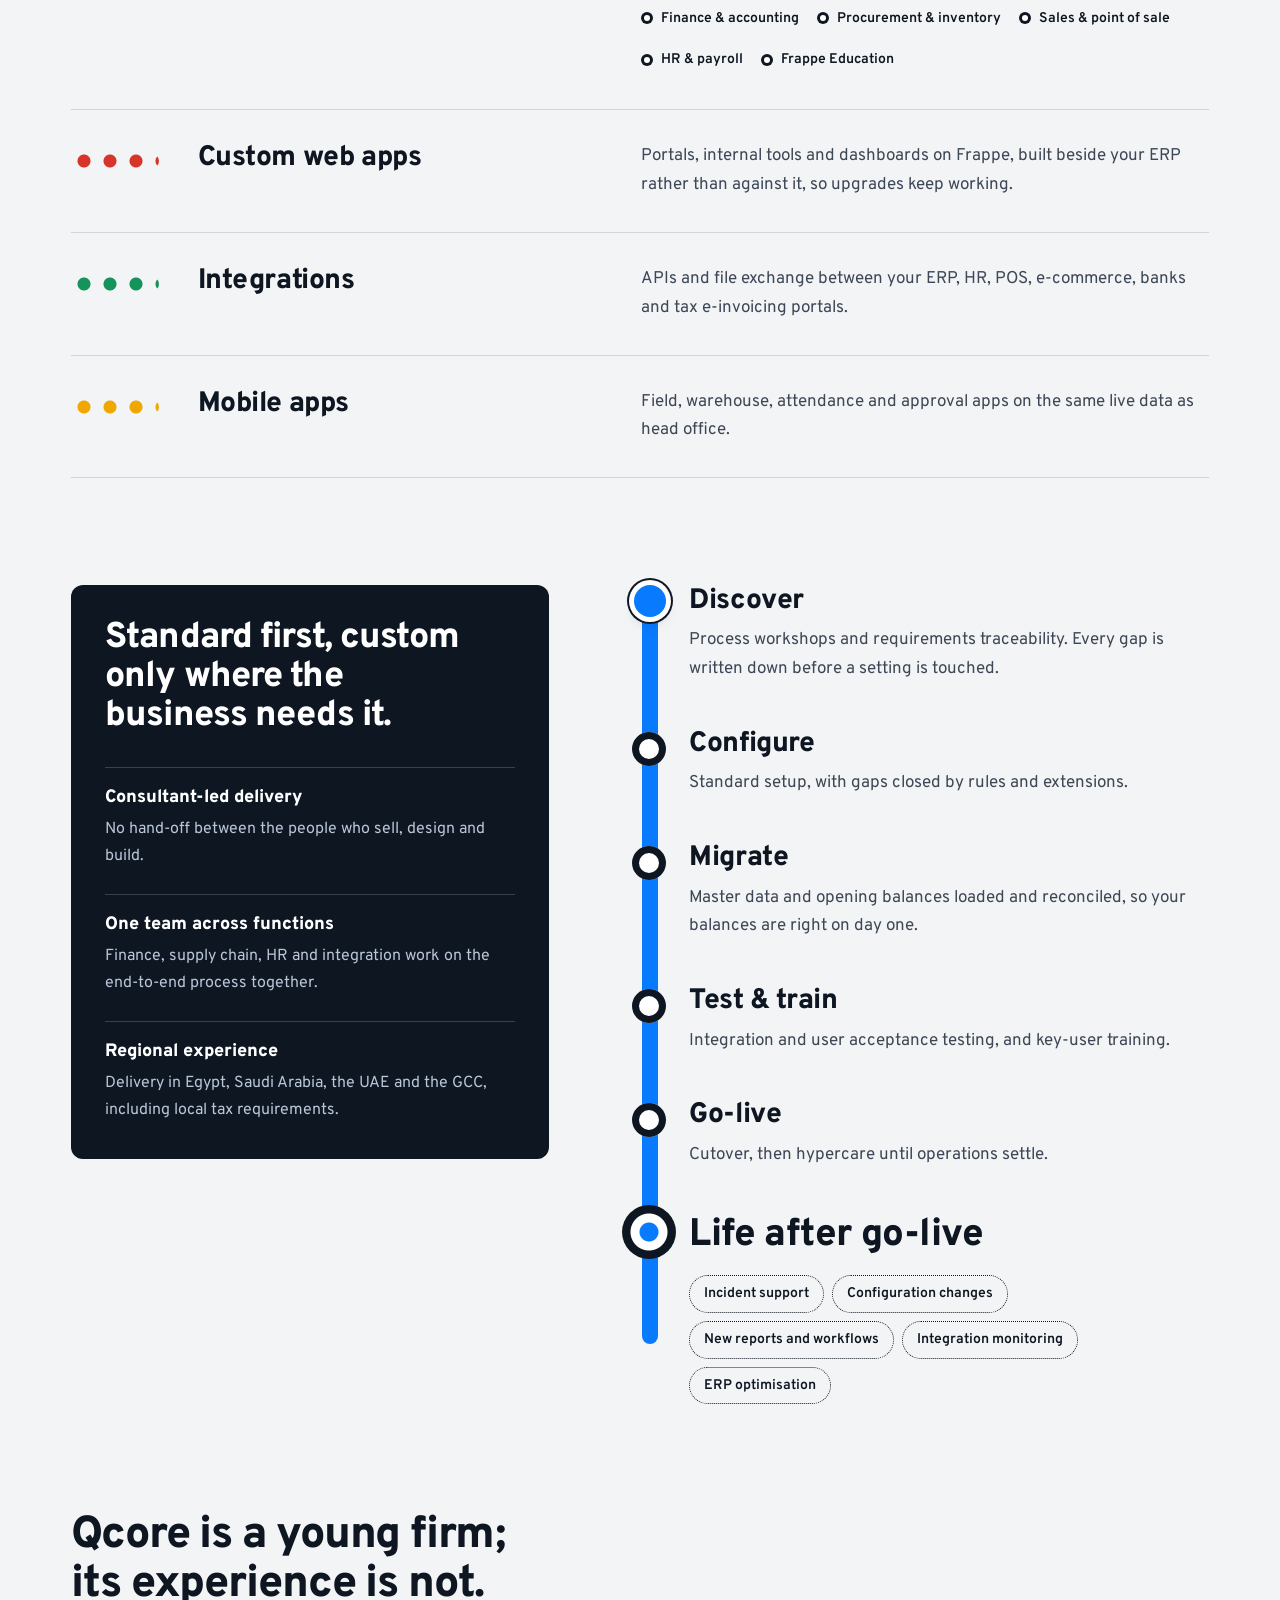
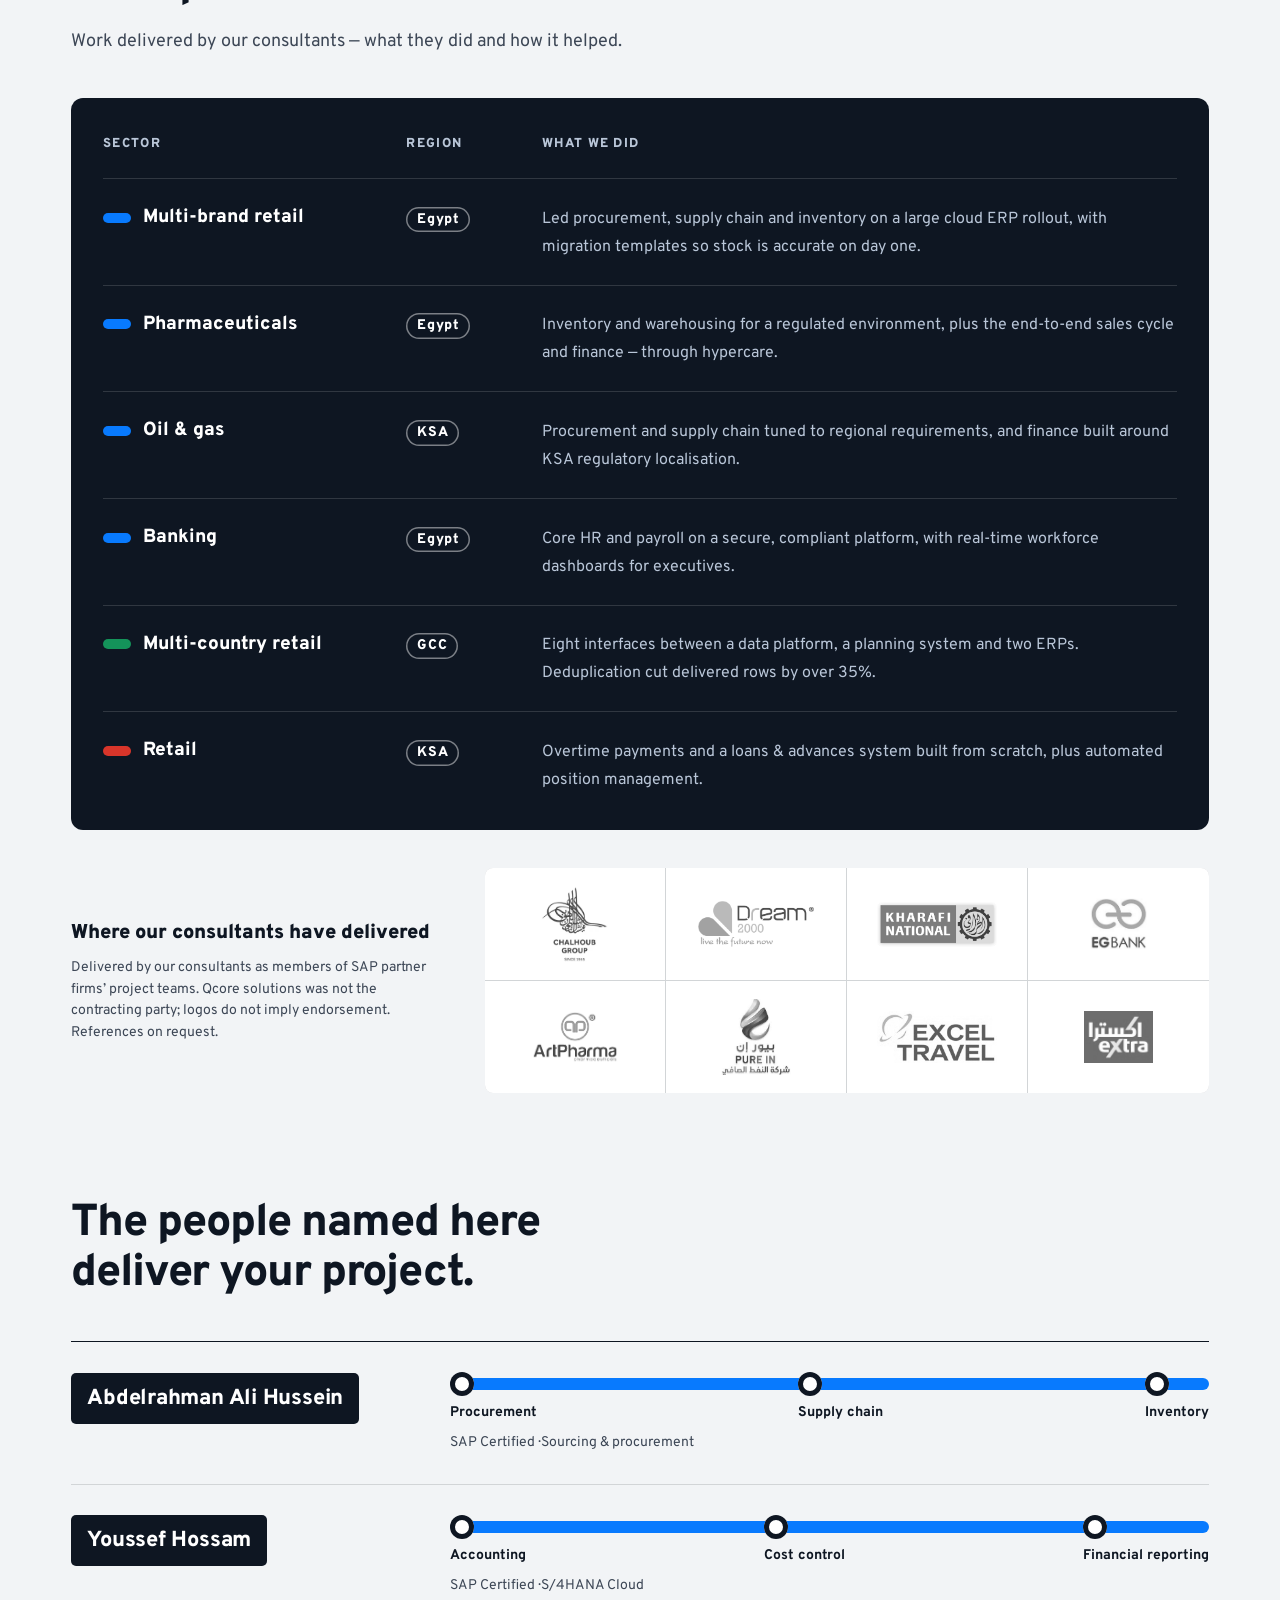
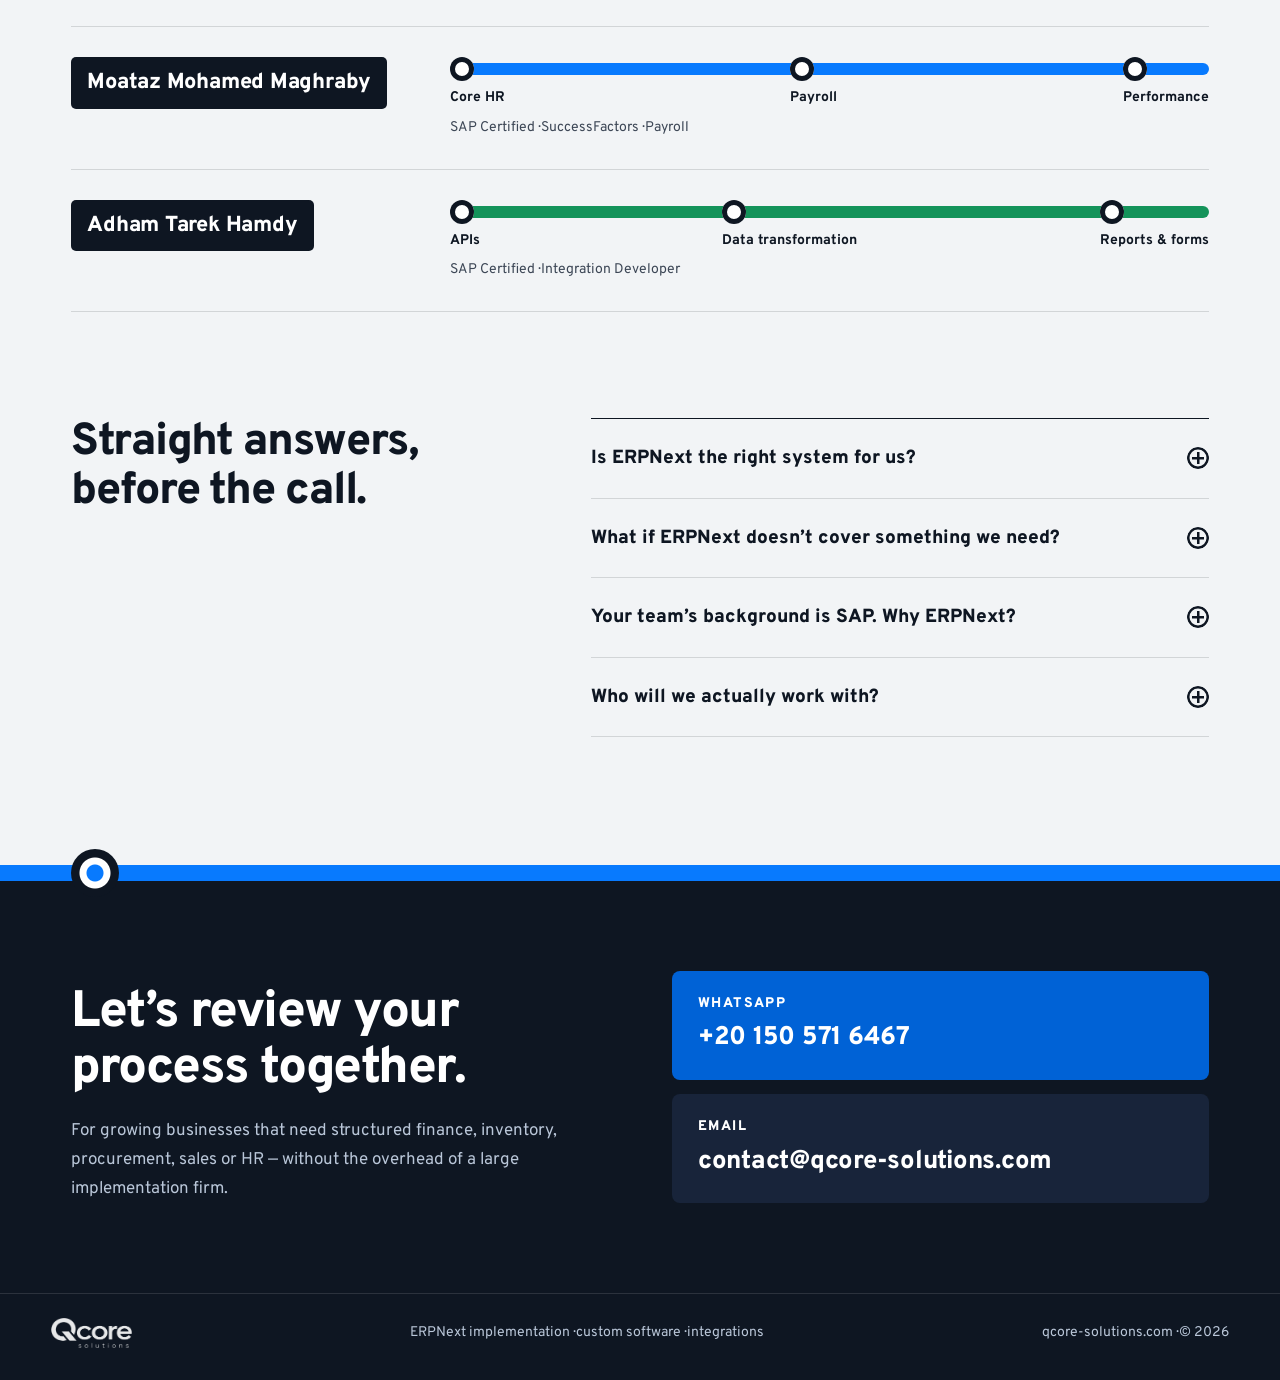
<file: variants/b-refined/index.html>
<!DOCTYPE html>
<html lang="en" dir="ltr" data-title-ar="Qcore Solutions — تنفيذ ERPNext والبرمجيات المخصصة">
<head>
<meta charset="UTF-8">
<meta name="viewport" content="width=device-width, initial-scale=1.0">
<title>Qcore Solutions — ERPNext implementation &amp; custom software</title>
<meta name="description" content="Qcore Solutions implements ERPNext and builds the custom software around it, delivered by the consultant who runs your workshop.">
<meta name="theme-color" content="#0e1622">
<link rel="icon" type="image/png" sizes="32x32" href="../../img/icon-32.png">
<link rel="apple-touch-icon" sizes="180x180" href="../../img/icon-180.png">
<link rel="stylesheet" href="assets/fonts/fonts.css">
<link rel="stylesheet" href="style.css">
</head>
<body class="edition-refined">
<a class="skip-link" href="#main" data-ar="انتقل إلى المحتوى">Skip to content</a>

<header class="topbar">
  <a class="brand" href="#top" aria-label="Qcore Solutions — home" data-ar-aria-label="Qcore Solutions — الصفحة الرئيسية">
    <img src="../../img/logo.png" alt="Qcore Solutions" width="400" height="149">
  </a>
  <nav class="trip" aria-label="You are here" data-ar-aria-label="أنت هنا">
    <ol class="trip-stops">
      <li><a href="#top" data-ar="البداية">Start</a></li>
      <li><a href="#lines" data-ar="الخطوط">Lines</a></li>
      <li><a href="#route" data-ar="المسار">Route</a></li>
      <li><a href="#projects" data-ar="المشاريع">Projects</a></li>
      <li><a href="#team" data-ar="الفريق">Team</a></li>
      <li><a href="#contact" data-ar="تواصل">Contact</a></li>
    </ol>
    <span class="trip-marker" aria-hidden="true"></span>
  </nav>
  <div class="topbar-actions">
    <button class="lang-btn" type="button" data-lang-toggle>عربي</button>
    <a class="btn btn-board btn-sm" href="https://wa.me/201505716467" data-ar="واتساب">WhatsApp</a>
  </div>
</header>

<main id="main">

  <!-- ============ HERO: the line map ============ -->
  <section class="map" id="top" aria-labelledby="hero-title">
    <div class="map-stage">
    <svg class="map-lines" viewBox="0 0 1440 820" preserveAspectRatio="xMidYMid meet" aria-hidden="true" focusable="false">
      <g class="branches">
        <path class="ln ln-red is-optional" d="M460 720 L 530 790 H 590"/>
        <path class="ln ln-green is-optional" d="M880 540 V 720 L 920 760 H 960"/>
        <path class="ln ln-amber is-optional" d="M1240 420 V 640 L 1180 700"/>
        <circle class="br-end" cx="590" cy="790" r="13" style="--line:var(--red)"/>
        <circle class="br-end" cx="960" cy="760" r="13" style="--line:var(--green)"/>
        <circle class="br-end" cx="1180" cy="700" r="13" style="--line:var(--amber)"/>
      </g>
      <path class="ln ln-trunk" id="trunk" d="M-20 720 H 660 L 840 540 H 1060 L 1180 420 H 1240"/>
      <path class="ln ln-casing" d="M1240 420 L 1360 300"/>
      <path class="ln ln-core" d="M1240 420 L 1360 300"/>
      <g class="stations">
        <circle class="stn" cx="220" cy="720" r="17"/>
        <circle class="stn stn-x" cx="460" cy="720" r="25"/>
        <circle class="stn stn-x" cx="880" cy="540" r="25"/>
        <circle class="stn" cx="1020" cy="540" r="17"/>
        <circle class="stn stn-x" cx="1240" cy="420" r="25"/>
      </g>
      <g class="terminus">
        <circle cx="1360" cy="300" r="58" class="term-outer"/>
        <circle cx="1360" cy="300" r="38" class="term-ring"/>
        <circle cx="1360" cy="300" r="17" class="term-core"/>
      </g>
      <circle class="here-pulse" cx="220" cy="720" r="30"/>
    </svg>

    <!-- station signs: English and Arabic at equal size, always both -->
    <ol class="signs" aria-label="Delivery route" data-ar-aria-label="مسار التنفيذ">
      <li class="sign is-above" style="--x:220;--y:720"><span class="sign-en">Discover</span><span class="sign-ar" lang="ar">الاستكشاف</span></li>
      <li class="sign is-above is-x" style="--x:460;--y:720;--line:var(--red)" data-line="Custom web apps" data-ar-data-line="تطبيقات ويب"><span class="sign-en">Configure</span><span class="sign-ar" lang="ar">الإعداد</span></li>
      <li class="sign is-x" style="--x:880;--y:540;--line:var(--green)" data-line="Integrations" data-ar-data-line="التكاملات"><span class="sign-en">Migrate</span><span class="sign-ar" lang="ar">الترحيل</span></li>
      <li class="sign" style="--x:1020;--y:540"><span class="sign-en">Test &amp; train</span><span class="sign-ar" lang="ar">الاختبار والتدريب</span></li>
      <li class="sign is-x" style="--x:1240;--y:420;--line:var(--amber)" data-line="Mobile apps" data-ar-data-line="تطبيقات الجوال"><span class="sign-en">Go-live</span><span class="sign-ar" lang="ar">التشغيل</span></li>
      <li class="sign sign-term" style="--x:1360;--y:300"><span class="sign-en">Life after go-live</span><span class="sign-ar" lang="ar">ما بعد التشغيل</span></li>
    </ol>
    <p class="you-are-here" style="--x:220;--y:720" data-ar="أنت هنا: المكالمة الأولى">You are here: the first call</p>
    <ul class="branch-signs" aria-label="Lines that join where they earn their cost" data-ar-aria-label="خطوط تنضم حيث تستحق تكلفتها">
      <li class="bsign" style="--x:590;--y:790;--line:var(--red)"><span>Custom web apps</span><span lang="ar">تطبيقات ويب</span></li>
      <li class="bsign" style="--x:960;--y:760;--line:var(--green-deep)"><span>Integrations</span><span lang="ar">التكاملات</span></li>
      <li class="bsign is-start" style="--x:1180;--y:700;--line:var(--amber)"><span>Mobile apps</span><span lang="ar">تطبيقات الجوال</span></li>
    </ul>

    <div class="board">
      <h1 id="hero-title" data-ar="تنفيذ أنظمة ERP، من أول ورشة عمل حتى ما بعد التشغيل.">ERP delivery, from the first workshop to life after go-live.</h1>
      <p class="board-lede" data-ar="ننفّذ ERPNext ونطوّر البرمجيات المخصصة حوله. الاستشاري الذي يدير ورشة العمل هو نفسه من يُعدّ نظامك ويسلّمه.">We implement ERPNext and build the custom software around it. The consultant who runs your workshop is the one who configures and delivers your system.</p>
      <div class="board-actions">
        <a class="btn btn-wa" href="https://wa.me/201505716467">
          <svg viewBox="0 0 24 24" aria-hidden="true"><path d="M4.5 19.5l1.1-3.6A8 8 0 1 1 8.4 18.6z"/><path d="M9.2 8.6c.2 2.6 2.4 4.9 5.2 5.4l1.1-1.3 1.9.9"/></svg>
          <span data-ar="راسلنا على واتساب">WhatsApp us</span>
        </a>
        <a class="btn btn-mail" href="mailto:contact@qcore-solutions.com" aria-label="Email us at contact@qcore-solutions.com" data-ar-aria-label="راسلنا على contact@qcore-solutions.com">
          <svg viewBox="0 0 24 24" aria-hidden="true"><rect x="3.5" y="5.5" width="17" height="13" rx="1.5"/><path d="M4 6.5l8 6 8-6"/></svg>
          <span class="mail-full" dir="ltr">contact@qcore-solutions.com</span><span class="mail-short" data-ar="راسلنا بالبريد">Email us</span>
        </a>
      </div>
      <p class="board-meta" data-ar="4 استشاريين معتمدين من SAP · خبرة مجمّعة تقارب 15 عامًا · مصر والسعودية والإمارات والخليج">4 SAP-certified consultants · about 15 years combined · Egypt, Saudi Arabia, UAE, GCC</p>
    </div>
      </div>
  </section>

  <div class="legend" aria-label="Map key" data-ar-aria-label="مفتاح الخريطة">
    <span class="key key-solid"><i style="--line:var(--trunk)"></i><span data-ar="ERPNext — الخط الرئيسي">ERPNext — the trunk line</span></span>
    <span class="key"><i style="--line:var(--red)"></i><span data-ar="تطبيقات ويب مخصصة">Custom web apps</span></span>
    <span class="key"><i style="--line:var(--green)"></i><span data-ar="التكاملات">Integrations</span></span>
    <span class="key"><i style="--line:var(--amber)"></i><span data-ar="تطبيقات الجوال">Mobile apps</span></span>
    <span class="key-note" data-ar="الخطوط المنقّطة تنضم فقط حيث تؤكد مرحلة الاستكشاف حاجتها.">Dotted lines join only where discovery confirms they earn their cost.</span>
  </div>

  <!-- ============ LINES: services ============ -->
  <section class="section lines" id="lines" aria-labelledby="lines-title">
    <div class="service-intro">
<header class="section-head">
      <h2 id="lines-title" data-ar="نظام واحد، وخطوط تنطلق منه.">One system, and the lines that run off it.</h2>
      <p data-ar="ERPNext هو الخط الرئيسي. التطبيقات والتكاملات تُضاف فقط حيث تستحق تكلفتها — لذلك تبدو متقطعة حتى تؤكدها مرحلة الاستكشاف.">ERPNext is the trunk line. Apps and integrations join only where they earn their cost — that's why they run dashed until discovery confirms them.</p>
    </header>
    <figure class="operations-art">
      <img src="assets/connected-operations.webp" alt="An architectural model of connected routes, illustrating how business operations join one system." data-ar-alt="نموذج معماري لمسارات متصلة يوضح كيف تجتمع عمليات الأعمال في نظام واحد." width="1200" height="800" loading="lazy" decoding="async">
      <figcaption data-ar="تصوّر توضيحي — عمليات مترابطة، ونظام واحد.">Concept illustration — connected operations, one system.</figcaption>
    </figure>
    </div>

    <ol class="line-list">
      <li class="line-row" style="--line:var(--trunk)">
        <div class="line-sign"><span class="line-en">ERPNext implementation</span><span class="line-ar" lang="ar">تنفيذ ERPNext</span></div>
        <div class="line-body">
          <p data-ar="ورش العمليات، والإعداد، وترحيل البيانات، والاختبار، والتدريب، والتشغيل — وفق نطاق مكتوب.">Process workshops, configuration, data migration, testing, training and go-live — against a written scope.</p>
          <ul class="stops">
            <li data-ar="المالية والمحاسبة">Finance &amp; accounting</li>
            <li data-ar="المشتريات والمخزون">Procurement &amp; inventory</li>
            <li data-ar="المبيعات ونقاط البيع">Sales &amp; point of sale</li>
            <li data-ar="الموارد البشرية والرواتب">HR &amp; payroll</li>
            <li data-ar="Frappe للتعليم">Frappe Education</li>
          </ul>
        </div>
      </li>
      <li class="line-row is-optional" style="--line:var(--red)">
        <div class="line-sign"><span class="line-en">Custom web apps</span><span class="line-ar" lang="ar">تطبيقات ويب مخصصة</span></div>
        <div class="line-body">
          <p data-ar="بوابات وأدوات داخلية ولوحات متابعة على Frappe، تُبنى بجوار نظامك لا على حسابه، فتظل التحديثات تعمل.">Portals, internal tools and dashboards on Frappe, built beside your ERP rather than against it, so upgrades keep working.</p>
        </div>
      </li>
      <li class="line-row is-optional" style="--line:var(--green)">
        <div class="line-sign"><span class="line-en">Integrations</span><span class="line-ar" lang="ar">التكاملات</span></div>
        <div class="line-body">
          <p data-ar="واجهات برمجية وتبادل ملفات بين ERP والموارد البشرية ونقاط البيع والتجارة الإلكترونية والبنوك وبوابات الفاتورة الإلكترونية.">APIs and file exchange between your ERP, HR, POS, e-commerce, banks and tax e-invoicing portals.</p>
        </div>
      </li>
      <li class="line-row is-optional" style="--line:var(--amber)">
        <div class="line-sign"><span class="line-en">Mobile apps</span><span class="line-ar" lang="ar">تطبيقات الجوال</span></div>
        <div class="line-body">
          <p data-ar="تطبيقات للميدان والمستودعات والحضور والموافقات، على البيانات الحية نفسها التي يراها المقر الرئيسي.">Field, warehouse, attendance and approval apps on the same live data as head office.</p>
        </div>
      </li>
    </ol>
  </section>

  <!-- ============ ROUTE: how we work ============ -->
  <section class="section route" id="route" aria-labelledby="route-title">
    <div class="route-rules">
      <h2 id="route-title" data-ar="المعيار أولًا، والتخصيص حيث تحتاجه الأعمال فقط.">Standard first, custom only where the business needs it.</h2>
      <dl class="rules">
        <div><dt data-ar="تنفيذ يقوده الاستشاري">Consultant-led delivery</dt><dd data-ar="لا تسليم بين من يبيع ومن يصمّم ومن يبني.">No hand-off between the people who sell, design and build.</dd></div>
        <div><dt data-ar="فريق واحد لكل الوظائف">One team across functions</dt><dd data-ar="المالية وسلسلة الإمداد والموارد البشرية والتكامل تعمل معًا على العملية كاملة.">Finance, supply chain, HR and integration work on the end-to-end process together.</dd></div>
        <div><dt data-ar="خبرة إقليمية">Regional experience</dt><dd data-ar="تنفيذ في مصر والسعودية والإمارات والخليج، بما في ذلك متطلبات الضرائب المحلية.">Delivery in Egypt, Saudi Arabia, the UAE and the GCC, including local tax requirements.</dd></div>
      </dl>
    </div>

    <div class="route-track">
    <span class="route-marker" aria-hidden="true"></span>
    <ol class="route-line">
      <li class="stop">
        <div class="stop-sign"><span class="stop-en">Discover</span><span class="stop-ar" lang="ar">الاستكشاف</span></div>
        <p data-ar="ورش العمليات وتتبّع المتطلبات، ونكتب كل فجوة قبل أن نلمس أي إعداد.">Process workshops and requirements traceability. Every gap is written down before a setting is touched.</p>
      </li>
      <li class="stop">
        <div class="stop-sign"><span class="stop-en">Configure</span><span class="stop-ar" lang="ar">الإعداد</span></div>
        <p data-ar="إعداد قياسي، وسدّ الفجوات بالقواعد والإضافات.">Standard setup, with gaps closed by rules and extensions.</p>
      </li>
      <li class="stop">
        <div class="stop-sign"><span class="stop-en">Migrate</span><span class="stop-ar" lang="ar">الترحيل</span></div>
        <p data-ar="تحميل البيانات الأساسية والأرصدة الافتتاحية ومطابقتها، ليكون رصيدك دقيقًا من اليوم الأول.">Master data and opening balances loaded and reconciled, so your balances are right on day one.</p>
      </li>
      <li class="stop">
        <div class="stop-sign"><span class="stop-en">Test &amp; train</span><span class="stop-ar" lang="ar">الاختبار والتدريب</span></div>
        <p data-ar="اختبار التكامل وقبول المستخدمين، وتدريب المستخدمين الرئيسيين.">Integration and user acceptance testing, and key-user training.</p>
      </li>
      <li class="stop">
        <div class="stop-sign"><span class="stop-en">Go-live</span><span class="stop-ar" lang="ar">التشغيل</span></div>
        <p data-ar="الانتقال إلى النظام الجديد، ثم دعم مكثف حتى تستقر العمليات.">Cutover, then hypercare until operations settle.</p>
      </li>
      <li class="stop stop-term">
        <div class="stop-sign"><span class="stop-en">Life after go-live</span><span class="stop-ar" lang="ar">ما بعد التشغيل</span></div>
        <ul class="after">
          <li data-ar="دعم الأعطال">Incident support</li>
          <li data-ar="تعديلات الإعداد">Configuration changes</li>
          <li data-ar="تقارير ودورات عمل جديدة">New reports and workflows</li>
          <li data-ar="مراقبة التكاملات">Integration monitoring</li>
          <li data-ar="تحسين النظام">ERP optimisation</li>
        </ul>
      </li>
    </ol>
    </div>
  </section>

  <!-- ============ PROJECTS: timetable ============ -->
  <section class="section projects" id="projects" aria-labelledby="projects-title">
    <header class="section-head">
      <h2 id="projects-title" data-ar="Qcore شركة ناشئة، لكن خبرتها ليست كذلك.">Qcore is a young firm; its experience is not.</h2>
      <p data-ar="أعمال نفّذها استشاريونا — ما قدّموه وكيف ساعد.">Work delivered by our consultants — what they did and how it helped.</p>
    </header>

    <div class="timetable" role="table" aria-label="Selected projects" data-ar-aria-label="مشاريع مختارة">
      <div class="tt-row tt-head" role="row">
        <span role="columnheader" data-ar="القطاع">Sector</span>
        <span role="columnheader" data-ar="المنطقة">Region</span>
        <span role="columnheader" data-ar="ما قدّمناه">What we did</span>
      </div>
      <div class="tt-row" role="row" style="--line:var(--trunk)">
        <span role="cell" class="tt-sector" data-ar="التجزئة متعددة العلامات">Multi-brand retail</span>
        <span role="cell" class="tt-region" data-ar="مصر">Egypt</span>
        <span role="cell" data-ar="قدنا المشتريات وسلسلة الإمداد والمخزون في تنفيذ واسع لنظام ERP سحابي، مع قوالب ترحيل تجعل رصيد المخزون دقيقًا من اليوم الأول.">Led procurement, supply chain and inventory on a large cloud ERP rollout, with migration templates so stock is accurate on day one.</span>
      </div>
      <div class="tt-row" role="row" style="--line:var(--trunk)">
        <span role="cell" class="tt-sector" data-ar="الأدوية">Pharmaceuticals</span>
        <span role="cell" class="tt-region" data-ar="مصر">Egypt</span>
        <span role="cell" data-ar="المخزون والمستودعات لبيئة خاضعة للرقابة، إلى جانب دورة المبيعات الكاملة والمالية — حتى نهاية الدعم المكثف.">Inventory and warehousing for a regulated environment, plus the end-to-end sales cycle and finance — through hypercare.</span>
      </div>
      <div class="tt-row" role="row" style="--line:var(--trunk)">
        <span role="cell" class="tt-sector" data-ar="النفط والغاز">Oil &amp; gas</span>
        <span role="cell" class="tt-region" data-ar="السعودية">KSA</span>
        <span role="cell" data-ar="مشتريات وسلسلة إمداد وفق المتطلبات الإقليمية، ومالية مبنية على التوطين التنظيمي السعودي.">Procurement and supply chain tuned to regional requirements, and finance built around KSA regulatory localisation.</span>
      </div>
      <div class="tt-row" role="row" style="--line:var(--trunk)">
        <span role="cell" class="tt-sector" data-ar="البنوك">Banking</span>
        <span role="cell" class="tt-region" data-ar="مصر">Egypt</span>
        <span role="cell" data-ar="الموارد البشرية الأساسية والرواتب على منصة آمنة ومتوافقة، مع لوحات مؤشرات لحظية للقوى العاملة.">Core HR and payroll on a secure, compliant platform, with real-time workforce dashboards for executives.</span>
      </div>
      <div class="tt-row" role="row" style="--line:var(--green)">
        <span role="cell" class="tt-sector" data-ar="تجزئة متعددة الدول">Multi-country retail</span>
        <span role="cell" class="tt-region" data-ar="الخليج">GCC</span>
        <span role="cell" data-ar="ثماني واجهات تكامل بين منصة بيانات ونظام تخطيط ونظامي ERP. خفّضت إزالة التكرار الصفوف المُرسلة بأكثر من 35٪.">Eight interfaces between a data platform, a planning system and two ERPs. Deduplication cut delivered rows by over 35%.</span>
      </div>
      <div class="tt-row" role="row" style="--line:var(--red)">
        <span role="cell" class="tt-sector" data-ar="التجزئة">Retail</span>
        <span role="cell" class="tt-region" data-ar="السعودية">KSA</span>
        <span role="cell" data-ar="مدفوعات العمل الإضافي ونظام للسلف والقروض بُني من الصفر، إلى جانب أتمتة إدارة الوظائف.">Overtime payments and a loans &amp; advances system built from scratch, plus automated position management.</span>
      </div>
    </div>

    <figure class="clients">
      <figcaption>
        <strong data-ar="حيث نفّذ استشاريونا">Where our consultants have delivered</strong>
        <span data-ar="نُفّذت هذه الأعمال من خلال استشاريينا بصفتهم أعضاء في فرق مشاريع لدى شركاء SAP. لم تكن Qcore solutions الطرف المتعاقد، ولا تعني الشعارات أي تأييد. المراجع متاحة عند الطلب.">Delivered by our consultants as members of SAP partner firms’ project teams. Qcore solutions was not the contracting party; logos do not imply endorsement. References on request.</span>
      </figcaption>
      <ul class="logo-row">
        <li><img class="is-tall" src="../shared/clients/chalhoub.png" alt="Chalhoub Group"></li>
        <li><img src="../shared/clients/dream2000.png" alt="Dream 2000"></li>
        <li><img src="../shared/clients/kharafi.png" alt="Kharafi National"></li>
        <li><img src="../shared/clients/egbank.png" alt="EG Bank"></li>
        <li><img src="../shared/clients/artpharma.png" alt="Art Pharma"></li>
        <li><img class="is-tall" src="../shared/clients/naft.png" alt="NAFT (Pure In)"></li>
        <li><img src="../shared/clients/exceltravel.png" alt="Excel Travel"></li>
        <li><img src="../shared/clients/extra.png" alt="eXtra"></li>
      </ul>
    </figure>
  </section>

  <!-- ============ TEAM ============ -->
  <section class="section team" id="team" aria-labelledby="team-title">
    <header class="section-head">
      <h2 id="team-title" data-ar="الأشخاص المذكورون هنا هم من ينفّذون مشروعك.">The people named here deliver your project.</h2>
    </header>
    <ol class="crew">
      <li class="member" style="--line:var(--trunk)">
        <div class="member-sign"><span class="m-en">Abdelrahman Ali Hussein</span><span class="m-ar" lang="ar">عبدالرحمن علي حسين</span></div>
        <ul class="m-track"><li data-ar="المشتريات">Procurement</li><li data-ar="سلسلة الإمداد">Supply chain</li><li data-ar="المخزون">Inventory</li></ul>
        <p class="m-cert" data-ar="معتمد من SAP · المصادر والمشتريات">SAP Certified · Sourcing &amp; procurement</p>
      </li>
      <li class="member" style="--line:var(--trunk)">
        <div class="member-sign"><span class="m-en">Youssef Hossam</span><span class="m-ar" lang="ar">يوسف حسام</span></div>
        <ul class="m-track"><li data-ar="المحاسبة">Accounting</li><li data-ar="مراقبة التكاليف">Cost control</li><li data-ar="التقارير المالية">Financial reporting</li></ul>
        <p class="m-cert" data-ar="معتمد من SAP · S/4HANA Cloud">SAP Certified · S/4HANA Cloud</p>
      </li>
      <li class="member" style="--line:var(--trunk)">
        <div class="member-sign"><span class="m-en">Moataz Mohamed Maghraby</span><span class="m-ar" lang="ar">معتز محمد مغربي</span></div>
        <ul class="m-track"><li data-ar="الموارد البشرية الأساسية">Core HR</li><li data-ar="الرواتب">Payroll</li><li data-ar="الأداء">Performance</li></ul>
        <p class="m-cert" data-ar="معتمد من SAP · SuccessFactors · الرواتب">SAP Certified · SuccessFactors · Payroll</p>
      </li>
      <li class="member" style="--line:var(--green)">
        <div class="member-sign"><span class="m-en">Adham Tarek Hamdy</span><span class="m-ar" lang="ar">أدهم طارق حمدي</span></div>
        <ul class="m-track"><li data-ar="الواجهات البرمجية">APIs</li><li data-ar="تحويل البيانات">Data transformation</li><li data-ar="التقارير والنماذج">Reports &amp; forms</li></ul>
        <p class="m-cert" data-ar="معتمد من SAP · Integration Developer">SAP Certified · Integration Developer</p>
      </li>
    </ol>
  </section>

  <!-- ============ FAQ ============ -->
  <section class="section faq" id="faq" aria-labelledby="faq-title">
    <h2 id="faq-title" data-ar="إجابات مباشرة، قبل المكالمة.">Straight answers, before the call.</h2>
    <div class="qa">
      <details>
        <summary data-ar="هل ERPNext هو النظام المناسب لنا؟">Is ERPNext the right system for us?</summary>
        <p data-ar="غالبًا، وليس دائمًا. سنخبرك في المكالمة الأولى إن كان مناسبًا لك — حتى لو لم يكن كذلك.">Often, not always. On the first call we’ll tell you whether it fits — including when it doesn’t.</p>
      </details>
      <details>
        <summary data-ar="ماذا لو لم يغطِّ ERPNext شيئًا نحتاجه؟">What if ERPNext doesn’t cover something we need?</summary>
        <p data-ar="نبدأ دائمًا بالإمكانات القياسية. وحين تبقى فجوة حقيقية نبنيها كتطبيق مستقل فوق النظام بدل تعديل نواته، لتظل التحديثات تعمل.">We use the standard first. Where a real gap remains, we build it as a proper app on top rather than changing core, so upgrades keep working.</p>
      </details>
      <details>
        <summary data-ar="خلفية فريقكم SAP، فلماذا ERPNext؟">Your team’s background is SAP. Why ERPNext?</summary>
        <p data-ar="المنهج واحد: المتطلبات، والإعداد، والترحيل، والاختبار، والتشغيل. ويمنح ERPNext الشركات النامية هذا الانضباط دون تكاليف تراخيص الأنظمة الكبرى.">The method is the same: requirements, configuration, migration, testing and go-live. ERPNext gives growing businesses that discipline without enterprise licence costs.</p>
      </details>
      <details>
        <summary data-ar="مع من سنعمل فعليًا؟">Who will we actually work with?</summary>
        <p data-ar="مع الاستشاريين المذكورين في هذه الصفحة. من يدير ورشة العمل هو من يُعدّ نظامك ويبقى معك حتى التشغيل.">The consultants named on this page. The person who runs your workshop configures your system and stays through go-live.</p>
      </details>
    </div>
  </section>

  <!-- ============ CONTACT: board here ============ -->
  <section class="board-here" id="contact" aria-labelledby="contact-title">
    <div class="platform" aria-hidden="true"><span class="platform-stop"></span></div>
    <div class="bh-inner">
      <div class="bh-copy">
        <h2 id="contact-title" data-ar="لنراجع عملياتك معًا.">Let’s review your process together.</h2>
        <p data-ar="للشركات النامية التي تحتاج إلى مالية ومخزون ومشتريات ومبيعات أو موارد بشرية منظمة — دون أعباء شركات التنفيذ الكبرى.">For growing businesses that need structured finance, inventory, procurement, sales or HR — without the overhead of a large implementation firm.</p>
      </div>
      <div class="bh-actions">
        <a class="bh-link bh-wa" href="https://wa.me/201505716467">
          <span class="bh-label" data-ar="واتساب">WhatsApp</span>
          <span class="bh-value" dir="ltr">+20 150 571 6467</span>
        </a>
        <a class="bh-link" href="mailto:contact@qcore-solutions.com">
          <span class="bh-label" data-ar="البريد الإلكتروني">Email</span>
          <span class="bh-value" dir="ltr">contact@qcore-solutions.com</span>
        </a>
      </div>
    </div>
  </section>
</main>

<footer class="foot">
  <img src="../../img/logo.png" alt="Qcore Solutions" width="400" height="149" class="foot-logo">
  <span data-ar="تنفيذ ERPNext · برمجيات مخصصة · تكاملات">ERPNext implementation · custom software · integrations</span>
  <span dir="ltr">qcore-solutions.com · © 2026</span>
</footer>

<script src="../shared/lang.js"></script>
<script src="main.js"></script>
</body>
</html>
</file>
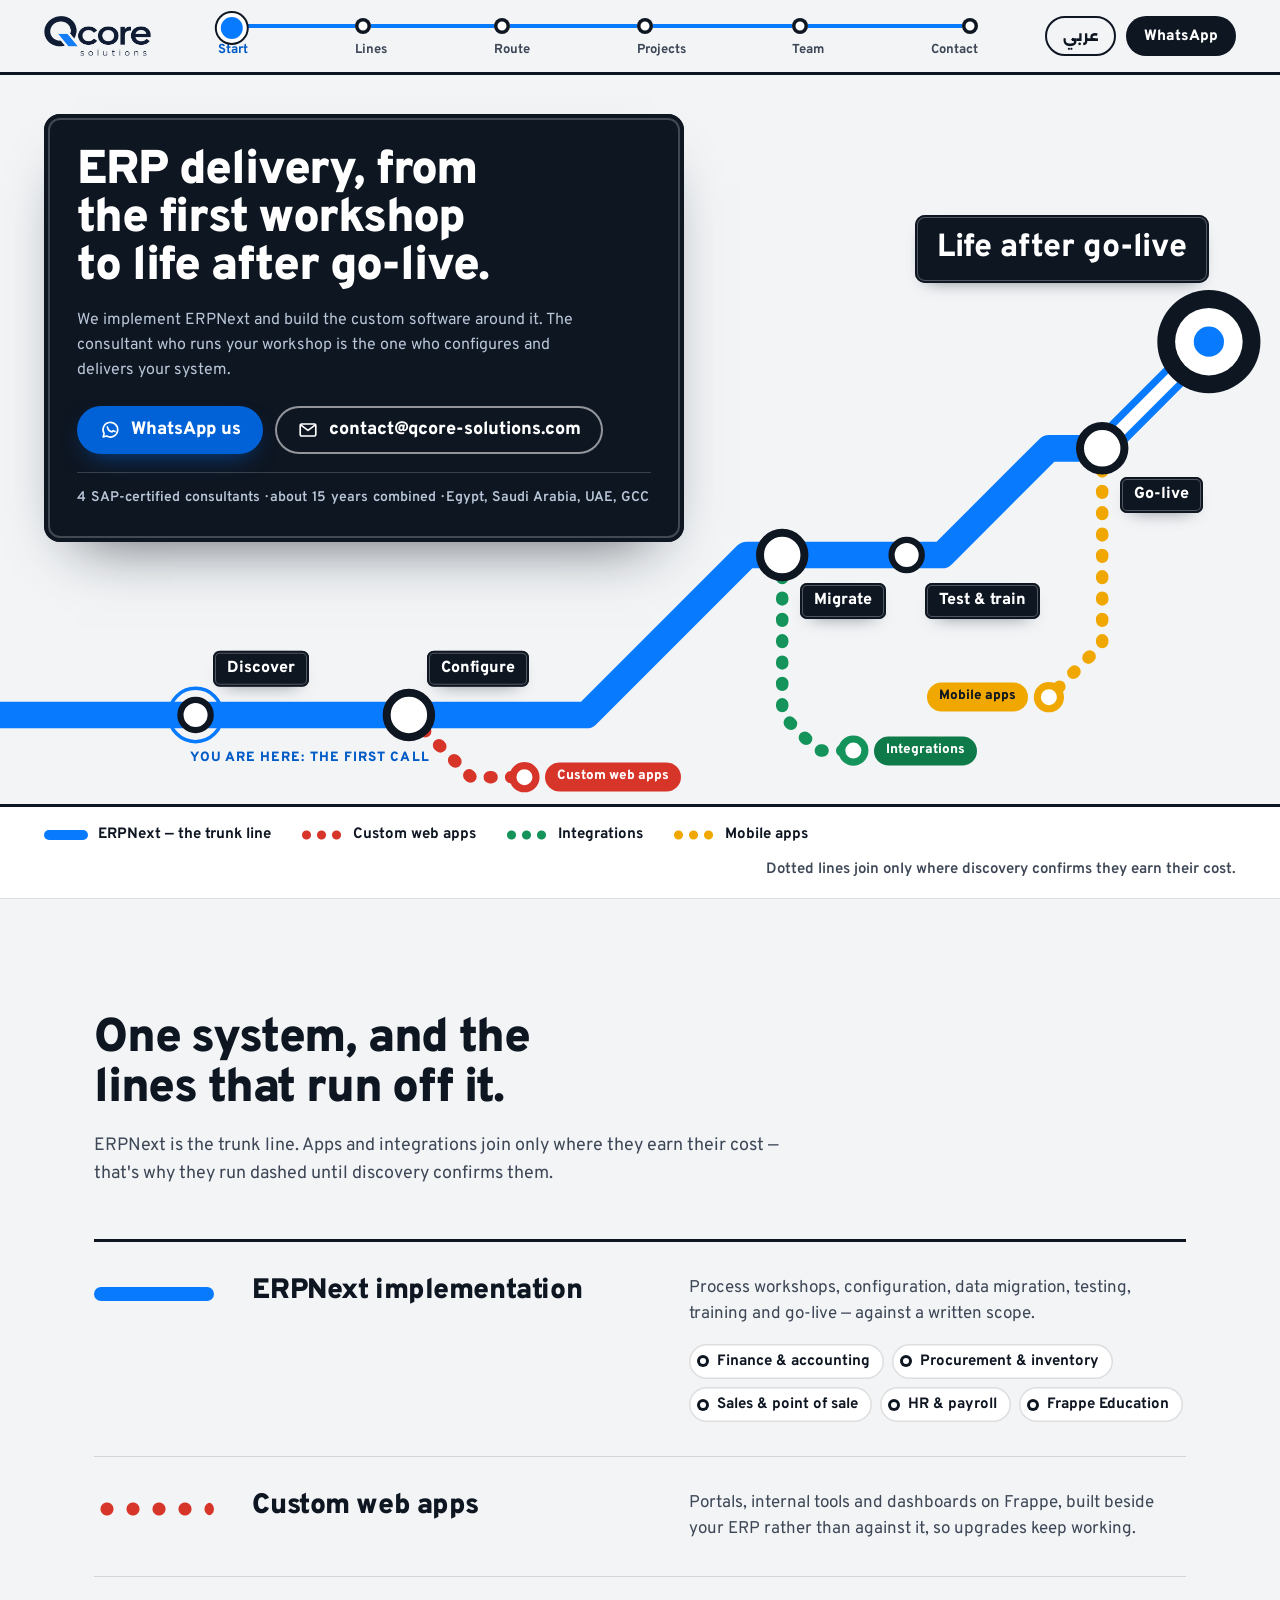
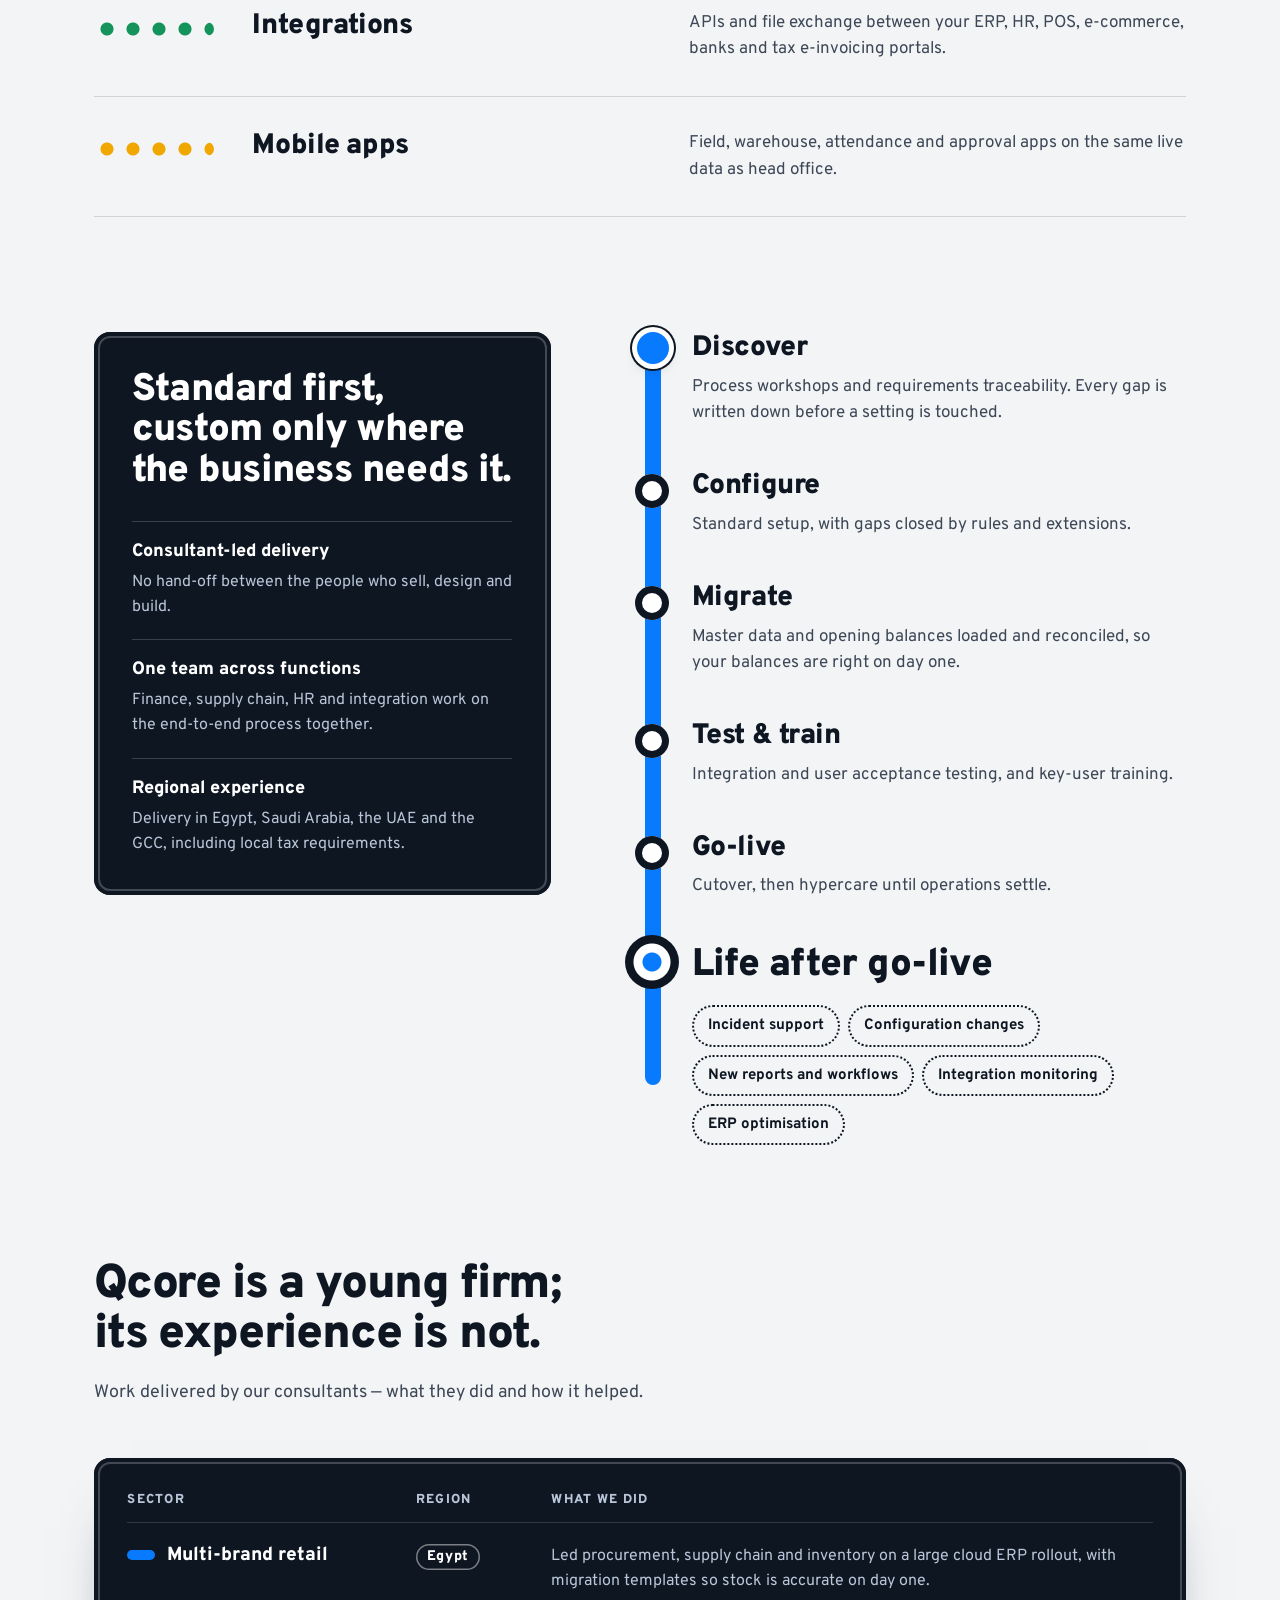
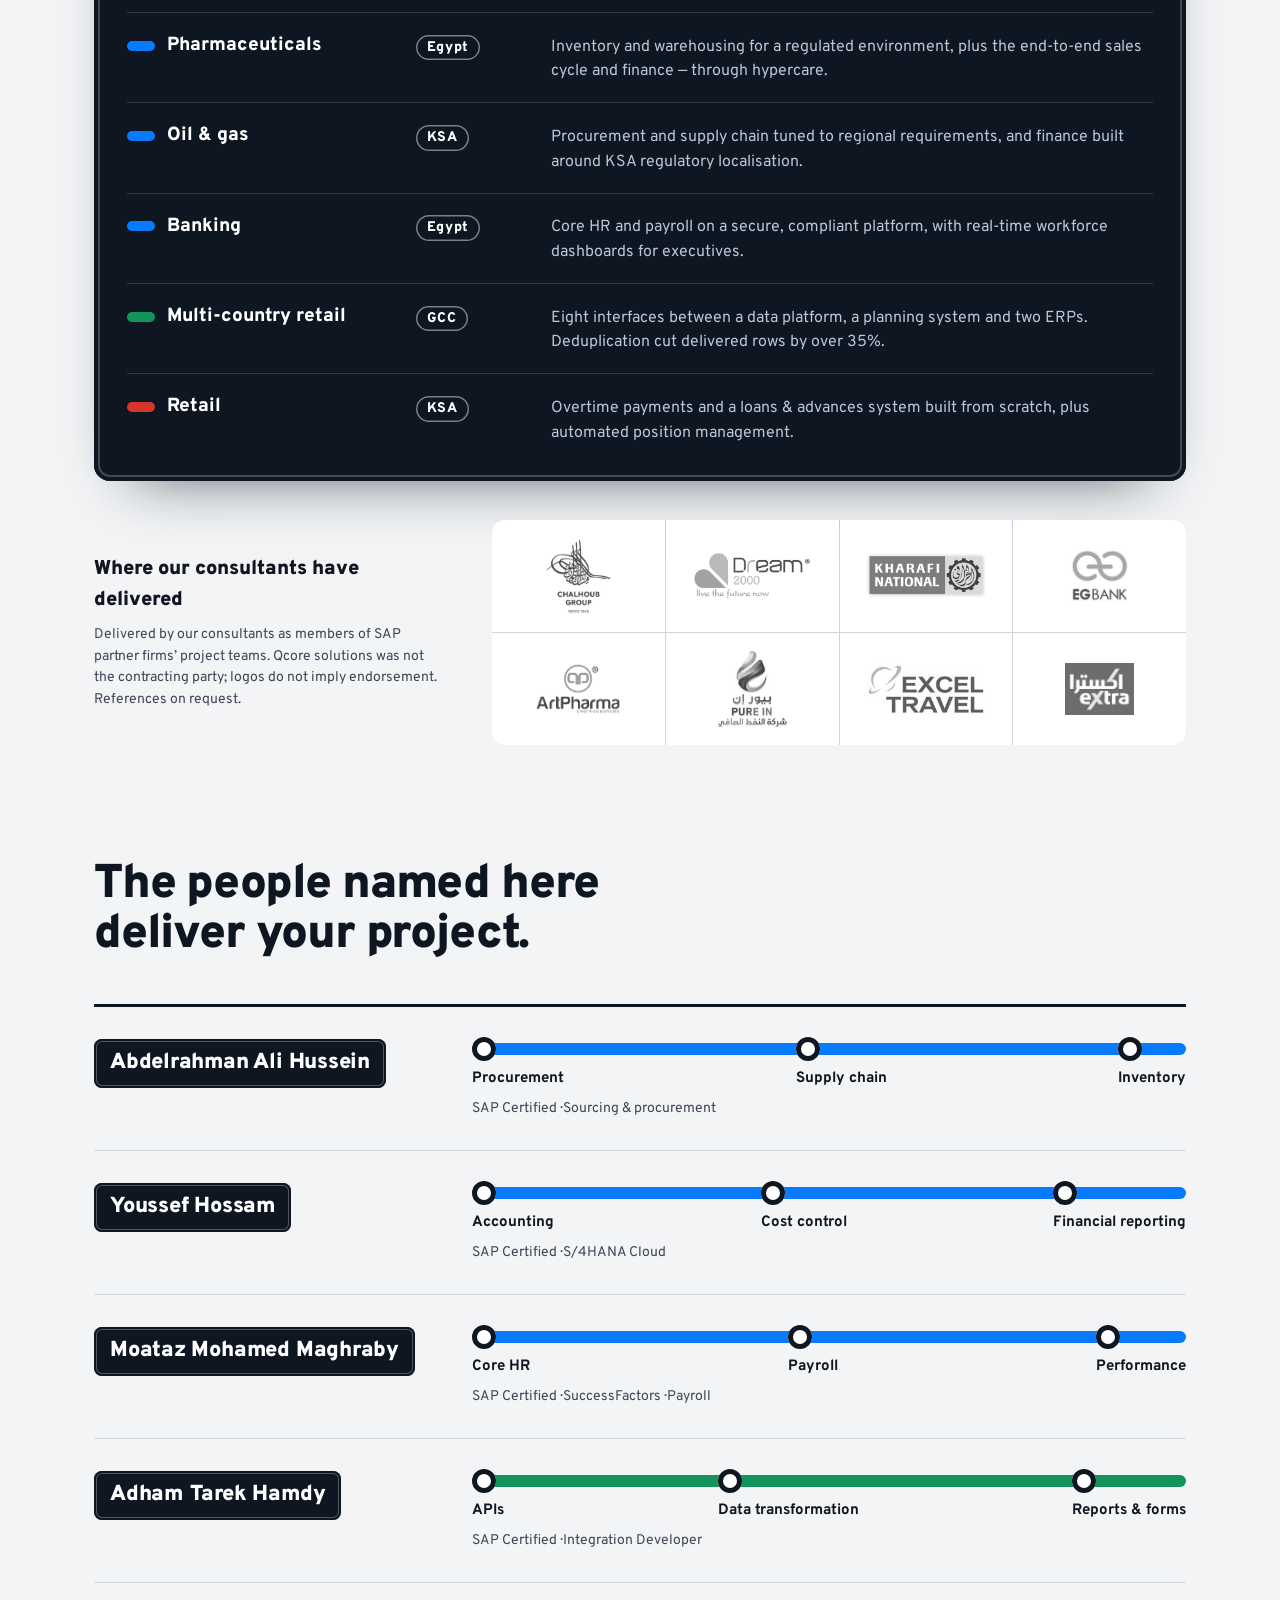
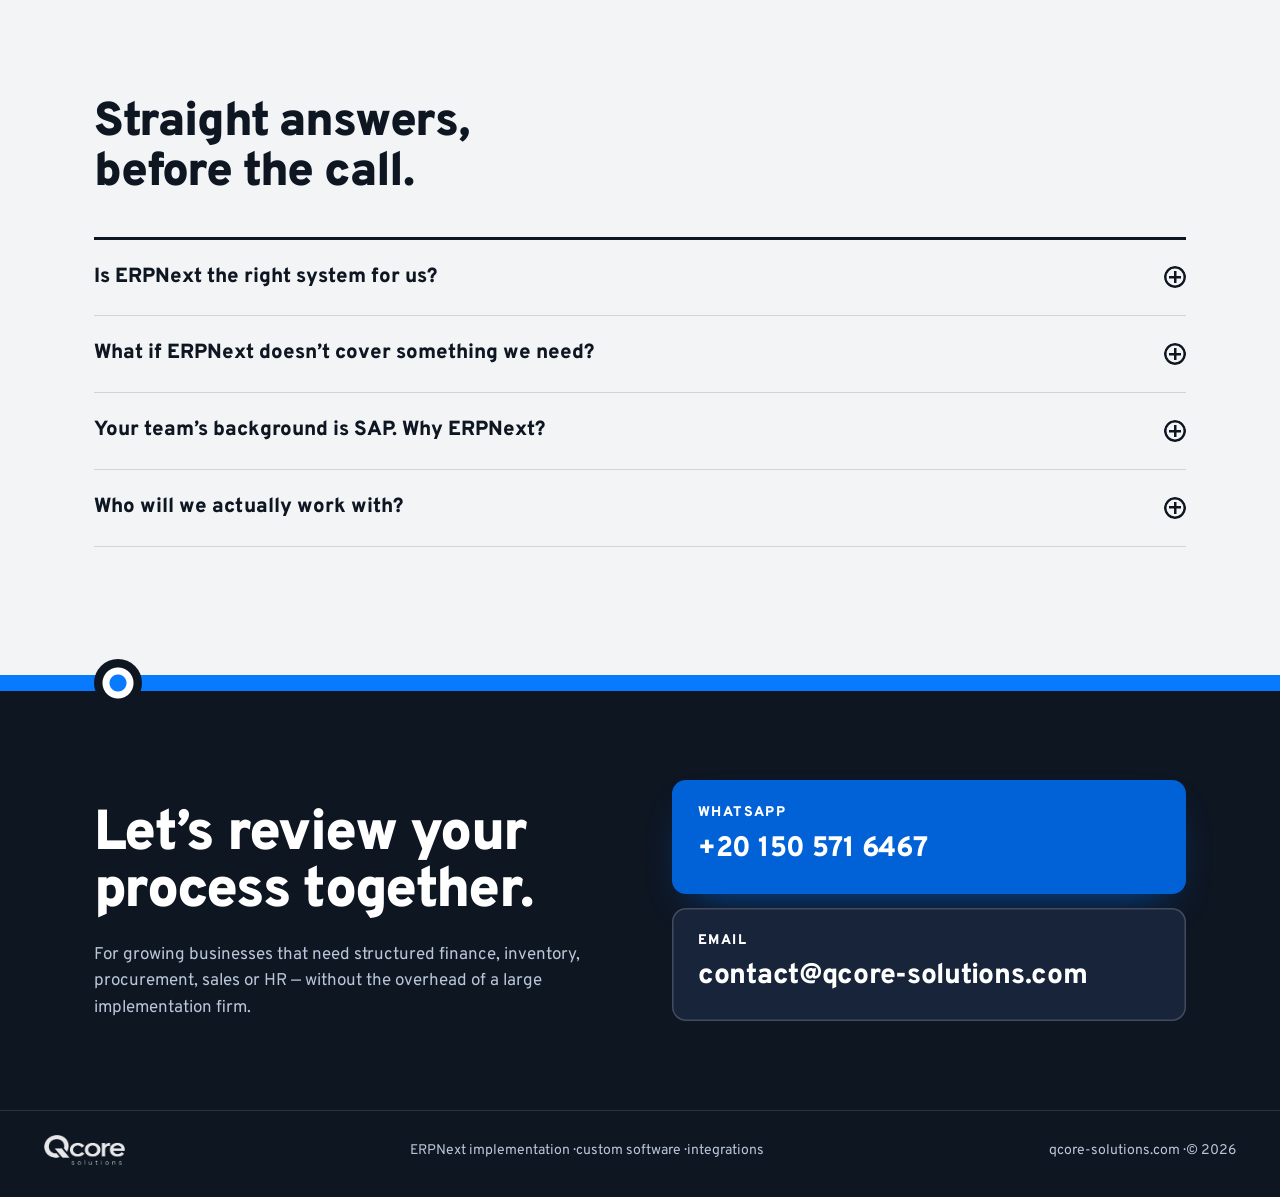
<file: variants/b/index.html>
<!DOCTYPE html>
<html lang="en" dir="ltr" data-title-ar="Qcore Solutions — تنفيذ ERPNext والبرمجيات المخصصة">
<head>
<meta charset="UTF-8">
<meta name="viewport" content="width=device-width, initial-scale=1.0">
<title>Qcore Solutions — ERPNext implementation &amp; custom software</title>
<meta name="description" content="Qcore Solutions implements ERPNext and builds the custom software around it, delivered by the consultant who runs your workshop.">
<meta name="theme-color" content="#0e1622">
<link rel="icon" type="image/png" sizes="32x32" href="../../img/icon-32.png">
<link rel="apple-touch-icon" sizes="180x180" href="../../img/icon-180.png">
<link rel="preconnect" href="https://fonts.googleapis.com">
<link rel="preconnect" href="https://fonts.gstatic.com" crossorigin>
<link href="https://fonts.googleapis.com/css2?family=Overpass:wght@400;600;700;800;900&family=Alexandria:wght@400;600;700;800&display=swap" rel="stylesheet">
<link rel="stylesheet" href="style.css">
</head>
<body>
<a class="skip-link" href="#main" data-ar="انتقل إلى المحتوى">Skip to content</a>

<header class="topbar">
  <a class="brand" href="#top" aria-label="Qcore Solutions — home" data-ar-aria-label="Qcore Solutions — الصفحة الرئيسية">
    <img src="../../img/logo.png" alt="Qcore Solutions" width="400" height="149">
  </a>
  <nav class="trip" aria-label="You are here" data-ar-aria-label="أنت هنا">
    <ol class="trip-stops">
      <li><a href="#top" data-ar="البداية">Start</a></li>
      <li><a href="#lines" data-ar="الخطوط">Lines</a></li>
      <li><a href="#route" data-ar="المسار">Route</a></li>
      <li><a href="#projects" data-ar="المشاريع">Projects</a></li>
      <li><a href="#team" data-ar="الفريق">Team</a></li>
      <li><a href="#contact" data-ar="تواصل">Contact</a></li>
    </ol>
    <span class="trip-marker" aria-hidden="true"></span>
  </nav>
  <div class="topbar-actions">
    <button class="lang-btn" type="button" data-lang-toggle>عربي</button>
    <a class="btn btn-board btn-sm" href="https://wa.me/201505716467" data-ar="واتساب">WhatsApp</a>
  </div>
</header>

<main id="main">

  <!-- ============ HERO: the line map ============ -->
  <section class="map" id="top" aria-labelledby="hero-title">
    <svg class="map-lines" viewBox="0 0 1440 820" preserveAspectRatio="xMidYMid meet" aria-hidden="true" focusable="false">
      <g class="branches">
        <path class="ln ln-red is-optional" d="M460 720 L 530 790 H 590"/>
        <path class="ln ln-green is-optional" d="M880 540 V 720 L 920 760 H 960"/>
        <path class="ln ln-amber is-optional" d="M1240 420 V 640 L 1180 700"/>
        <circle class="br-end" cx="590" cy="790" r="13" style="--line:var(--red)"/>
        <circle class="br-end" cx="960" cy="760" r="13" style="--line:var(--green)"/>
        <circle class="br-end" cx="1180" cy="700" r="13" style="--line:var(--amber)"/>
      </g>
      <path class="ln ln-trunk" id="trunk" d="M-20 720 H 660 L 840 540 H 1060 L 1180 420 H 1240"/>
      <path class="ln ln-casing" d="M1240 420 L 1360 300"/>
      <path class="ln ln-core" d="M1240 420 L 1360 300"/>
      <g class="stations">
        <circle class="stn" cx="220" cy="720" r="17"/>
        <circle class="stn stn-x" cx="460" cy="720" r="25"/>
        <circle class="stn stn-x" cx="880" cy="540" r="25"/>
        <circle class="stn" cx="1020" cy="540" r="17"/>
        <circle class="stn stn-x" cx="1240" cy="420" r="25"/>
      </g>
      <g class="terminus">
        <circle cx="1360" cy="300" r="58" class="term-outer"/>
        <circle cx="1360" cy="300" r="38" class="term-ring"/>
        <circle cx="1360" cy="300" r="17" class="term-core"/>
      </g>
      <circle class="here-pulse" cx="220" cy="720" r="30"/>
    </svg>

    <!-- station signs: English and Arabic at equal size, always both -->
    <ol class="signs" aria-label="Delivery route" data-ar-aria-label="مسار التنفيذ">
      <li class="sign is-above" style="--x:220;--y:720"><span class="sign-en">Discover</span><span class="sign-ar" lang="ar">الاستكشاف</span></li>
      <li class="sign is-above is-x" style="--x:460;--y:720;--line:var(--red)" data-line="Custom web apps" data-ar-data-line="تطبيقات ويب"><span class="sign-en">Configure</span><span class="sign-ar" lang="ar">الإعداد</span></li>
      <li class="sign is-x" style="--x:880;--y:540;--line:var(--green)" data-line="Integrations" data-ar-data-line="التكاملات"><span class="sign-en">Migrate</span><span class="sign-ar" lang="ar">الترحيل</span></li>
      <li class="sign" style="--x:1020;--y:540"><span class="sign-en">Test &amp; train</span><span class="sign-ar" lang="ar">الاختبار والتدريب</span></li>
      <li class="sign is-x" style="--x:1240;--y:420;--line:var(--amber)" data-line="Mobile apps" data-ar-data-line="تطبيقات الجوال"><span class="sign-en">Go-live</span><span class="sign-ar" lang="ar">التشغيل</span></li>
      <li class="sign sign-term" style="--x:1360;--y:300"><span class="sign-en">Life after go-live</span><span class="sign-ar" lang="ar">ما بعد التشغيل</span></li>
    </ol>
    <p class="you-are-here" style="--x:220;--y:720" data-ar="أنت هنا: المكالمة الأولى">You are here: the first call</p>
    <ul class="branch-signs" aria-label="Lines that join where they earn their cost" data-ar-aria-label="خطوط تنضم حيث تستحق تكلفتها">
      <li class="bsign" style="--x:590;--y:790;--line:var(--red)"><span>Custom web apps</span><span lang="ar">تطبيقات ويب</span></li>
      <li class="bsign" style="--x:960;--y:760;--line:var(--green-deep)"><span>Integrations</span><span lang="ar">التكاملات</span></li>
      <li class="bsign is-start" style="--x:1180;--y:700;--line:var(--amber)"><span>Mobile apps</span><span lang="ar">تطبيقات الجوال</span></li>
    </ul>

    <div class="board">
      <h1 id="hero-title" data-ar="تنفيذ أنظمة ERP، من أول ورشة عمل حتى ما بعد التشغيل.">ERP delivery, from the first workshop to life after go-live.</h1>
      <p class="board-lede" data-ar="ننفّذ ERPNext ونطوّر البرمجيات المخصصة حوله. الاستشاري الذي يدير ورشة العمل هو نفسه من يُعدّ نظامك ويسلّمه.">We implement ERPNext and build the custom software around it. The consultant who runs your workshop is the one who configures and delivers your system.</p>
      <div class="board-actions">
        <a class="btn btn-wa" href="https://wa.me/201505716467">
          <svg viewBox="0 0 24 24" aria-hidden="true"><path d="M4.5 19.5l1.1-3.6A8 8 0 1 1 8.4 18.6z"/><path d="M9.2 8.6c.2 2.6 2.4 4.9 5.2 5.4l1.1-1.3 1.9.9"/></svg>
          <span data-ar="راسلنا على واتساب">WhatsApp us</span>
        </a>
        <a class="btn btn-mail" href="mailto:contact@qcore-solutions.com" aria-label="Email us at contact@qcore-solutions.com" data-ar-aria-label="راسلنا على contact@qcore-solutions.com">
          <svg viewBox="0 0 24 24" aria-hidden="true"><rect x="3.5" y="5.5" width="17" height="13" rx="1.5"/><path d="M4 6.5l8 6 8-6"/></svg>
          <span class="mail-full" dir="ltr">contact@qcore-solutions.com</span><span class="mail-short" data-ar="راسلنا بالبريد">Email us</span>
        </a>
      </div>
      <p class="board-meta" data-ar="4 استشاريين معتمدين من SAP · خبرة مجمّعة تقارب 15 عامًا · مصر والسعودية والإمارات والخليج">4 SAP-certified consultants · about 15 years combined · Egypt, Saudi Arabia, UAE, GCC</p>
    </div>
  </section>

  <div class="legend" aria-label="Map key" data-ar-aria-label="مفتاح الخريطة">
    <span class="key key-solid"><i style="--line:var(--trunk)"></i><span data-ar="ERPNext — الخط الرئيسي">ERPNext — the trunk line</span></span>
    <span class="key"><i style="--line:var(--red)"></i><span data-ar="تطبيقات ويب مخصصة">Custom web apps</span></span>
    <span class="key"><i style="--line:var(--green)"></i><span data-ar="التكاملات">Integrations</span></span>
    <span class="key"><i style="--line:var(--amber)"></i><span data-ar="تطبيقات الجوال">Mobile apps</span></span>
    <span class="key-note" data-ar="الخطوط المنقّطة تنضم فقط حيث تؤكد مرحلة الاستكشاف حاجتها.">Dotted lines join only where discovery confirms they earn their cost.</span>
  </div>

  <!-- ============ LINES: services ============ -->
  <section class="section lines" id="lines" aria-labelledby="lines-title">
    <header class="section-head">
      <h2 id="lines-title" data-ar="نظام واحد، وخطوط تنطلق منه.">One system, and the lines that run off it.</h2>
      <p data-ar="ERPNext هو الخط الرئيسي. التطبيقات والتكاملات تُضاف فقط حيث تستحق تكلفتها — لذلك تبدو متقطعة حتى تؤكدها مرحلة الاستكشاف.">ERPNext is the trunk line. Apps and integrations join only where they earn their cost — that's why they run dashed until discovery confirms them.</p>
    </header>

    <ol class="line-list">
      <li class="line-row" style="--line:var(--trunk)">
        <div class="line-sign"><span class="line-en">ERPNext implementation</span><span class="line-ar" lang="ar">تنفيذ ERPNext</span></div>
        <div class="line-body">
          <p data-ar="ورش العمليات، والإعداد، وترحيل البيانات، والاختبار، والتدريب، والتشغيل — وفق نطاق مكتوب.">Process workshops, configuration, data migration, testing, training and go-live — against a written scope.</p>
          <ul class="stops">
            <li data-ar="المالية والمحاسبة">Finance &amp; accounting</li>
            <li data-ar="المشتريات والمخزون">Procurement &amp; inventory</li>
            <li data-ar="المبيعات ونقاط البيع">Sales &amp; point of sale</li>
            <li data-ar="الموارد البشرية والرواتب">HR &amp; payroll</li>
            <li data-ar="Frappe للتعليم">Frappe Education</li>
          </ul>
        </div>
      </li>
      <li class="line-row is-optional" style="--line:var(--red)">
        <div class="line-sign"><span class="line-en">Custom web apps</span><span class="line-ar" lang="ar">تطبيقات ويب مخصصة</span></div>
        <div class="line-body">
          <p data-ar="بوابات وأدوات داخلية ولوحات متابعة على Frappe، تُبنى بجوار نظامك لا على حسابه، فتظل التحديثات تعمل.">Portals, internal tools and dashboards on Frappe, built beside your ERP rather than against it, so upgrades keep working.</p>
        </div>
      </li>
      <li class="line-row is-optional" style="--line:var(--green)">
        <div class="line-sign"><span class="line-en">Integrations</span><span class="line-ar" lang="ar">التكاملات</span></div>
        <div class="line-body">
          <p data-ar="واجهات برمجية وتبادل ملفات بين ERP والموارد البشرية ونقاط البيع والتجارة الإلكترونية والبنوك وبوابات الفاتورة الإلكترونية.">APIs and file exchange between your ERP, HR, POS, e-commerce, banks and tax e-invoicing portals.</p>
        </div>
      </li>
      <li class="line-row is-optional" style="--line:var(--amber)">
        <div class="line-sign"><span class="line-en">Mobile apps</span><span class="line-ar" lang="ar">تطبيقات الجوال</span></div>
        <div class="line-body">
          <p data-ar="تطبيقات للميدان والمستودعات والحضور والموافقات، على البيانات الحية نفسها التي يراها المقر الرئيسي.">Field, warehouse, attendance and approval apps on the same live data as head office.</p>
        </div>
      </li>
    </ol>
  </section>

  <!-- ============ ROUTE: how we work ============ -->
  <section class="section route" id="route" aria-labelledby="route-title">
    <div class="route-rules">
      <h2 id="route-title" data-ar="المعيار أولًا، والتخصيص حيث تحتاجه الأعمال فقط.">Standard first, custom only where the business needs it.</h2>
      <dl class="rules">
        <div><dt data-ar="تنفيذ يقوده الاستشاري">Consultant-led delivery</dt><dd data-ar="لا تسليم بين من يبيع ومن يصمّم ومن يبني.">No hand-off between the people who sell, design and build.</dd></div>
        <div><dt data-ar="فريق واحد لكل الوظائف">One team across functions</dt><dd data-ar="المالية وسلسلة الإمداد والموارد البشرية والتكامل تعمل معًا على العملية كاملة.">Finance, supply chain, HR and integration work on the end-to-end process together.</dd></div>
        <div><dt data-ar="خبرة إقليمية">Regional experience</dt><dd data-ar="تنفيذ في مصر والسعودية والإمارات والخليج، بما في ذلك متطلبات الضرائب المحلية.">Delivery in Egypt, Saudi Arabia, the UAE and the GCC, including local tax requirements.</dd></div>
      </dl>
    </div>

    <div class="route-track">
    <span class="route-marker" aria-hidden="true"></span>
    <ol class="route-line">
      <li class="stop">
        <div class="stop-sign"><span class="stop-en">Discover</span><span class="stop-ar" lang="ar">الاستكشاف</span></div>
        <p data-ar="ورش العمليات وتتبّع المتطلبات، ونكتب كل فجوة قبل أن نلمس أي إعداد.">Process workshops and requirements traceability. Every gap is written down before a setting is touched.</p>
      </li>
      <li class="stop">
        <div class="stop-sign"><span class="stop-en">Configure</span><span class="stop-ar" lang="ar">الإعداد</span></div>
        <p data-ar="إعداد قياسي، وسدّ الفجوات بالقواعد والإضافات.">Standard setup, with gaps closed by rules and extensions.</p>
      </li>
      <li class="stop">
        <div class="stop-sign"><span class="stop-en">Migrate</span><span class="stop-ar" lang="ar">الترحيل</span></div>
        <p data-ar="تحميل البيانات الأساسية والأرصدة الافتتاحية ومطابقتها، ليكون رصيدك دقيقًا من اليوم الأول.">Master data and opening balances loaded and reconciled, so your balances are right on day one.</p>
      </li>
      <li class="stop">
        <div class="stop-sign"><span class="stop-en">Test &amp; train</span><span class="stop-ar" lang="ar">الاختبار والتدريب</span></div>
        <p data-ar="اختبار التكامل وقبول المستخدمين، وتدريب المستخدمين الرئيسيين.">Integration and user acceptance testing, and key-user training.</p>
      </li>
      <li class="stop">
        <div class="stop-sign"><span class="stop-en">Go-live</span><span class="stop-ar" lang="ar">التشغيل</span></div>
        <p data-ar="الانتقال إلى النظام الجديد، ثم دعم مكثف حتى تستقر العمليات.">Cutover, then hypercare until operations settle.</p>
      </li>
      <li class="stop stop-term">
        <div class="stop-sign"><span class="stop-en">Life after go-live</span><span class="stop-ar" lang="ar">ما بعد التشغيل</span></div>
        <ul class="after">
          <li data-ar="دعم الأعطال">Incident support</li>
          <li data-ar="تعديلات الإعداد">Configuration changes</li>
          <li data-ar="تقارير ودورات عمل جديدة">New reports and workflows</li>
          <li data-ar="مراقبة التكاملات">Integration monitoring</li>
          <li data-ar="تحسين النظام">ERP optimisation</li>
        </ul>
      </li>
    </ol>
    </div>
  </section>

  <!-- ============ PROJECTS: timetable ============ -->
  <section class="section projects" id="projects" aria-labelledby="projects-title">
    <header class="section-head">
      <h2 id="projects-title" data-ar="Qcore شركة ناشئة، لكن خبرتها ليست كذلك.">Qcore is a young firm; its experience is not.</h2>
      <p data-ar="أعمال نفّذها استشاريونا — ما قدّموه وكيف ساعد.">Work delivered by our consultants — what they did and how it helped.</p>
    </header>

    <div class="timetable" role="table" aria-label="Selected projects" data-ar-aria-label="مشاريع مختارة">
      <div class="tt-row tt-head" role="row">
        <span role="columnheader" data-ar="القطاع">Sector</span>
        <span role="columnheader" data-ar="المنطقة">Region</span>
        <span role="columnheader" data-ar="ما قدّمناه">What we did</span>
      </div>
      <div class="tt-row" role="row" style="--line:var(--trunk)">
        <span role="cell" class="tt-sector" data-ar="التجزئة متعددة العلامات">Multi-brand retail</span>
        <span role="cell" class="tt-region" data-ar="مصر">Egypt</span>
        <span role="cell" data-ar="قدنا المشتريات وسلسلة الإمداد والمخزون في تنفيذ واسع لنظام ERP سحابي، مع قوالب ترحيل تجعل رصيد المخزون دقيقًا من اليوم الأول.">Led procurement, supply chain and inventory on a large cloud ERP rollout, with migration templates so stock is accurate on day one.</span>
      </div>
      <div class="tt-row" role="row" style="--line:var(--trunk)">
        <span role="cell" class="tt-sector" data-ar="الأدوية">Pharmaceuticals</span>
        <span role="cell" class="tt-region" data-ar="مصر">Egypt</span>
        <span role="cell" data-ar="المخزون والمستودعات لبيئة خاضعة للرقابة، إلى جانب دورة المبيعات الكاملة والمالية — حتى نهاية الدعم المكثف.">Inventory and warehousing for a regulated environment, plus the end-to-end sales cycle and finance — through hypercare.</span>
      </div>
      <div class="tt-row" role="row" style="--line:var(--trunk)">
        <span role="cell" class="tt-sector" data-ar="النفط والغاز">Oil &amp; gas</span>
        <span role="cell" class="tt-region" data-ar="السعودية">KSA</span>
        <span role="cell" data-ar="مشتريات وسلسلة إمداد وفق المتطلبات الإقليمية، ومالية مبنية على التوطين التنظيمي السعودي.">Procurement and supply chain tuned to regional requirements, and finance built around KSA regulatory localisation.</span>
      </div>
      <div class="tt-row" role="row" style="--line:var(--trunk)">
        <span role="cell" class="tt-sector" data-ar="البنوك">Banking</span>
        <span role="cell" class="tt-region" data-ar="مصر">Egypt</span>
        <span role="cell" data-ar="الموارد البشرية الأساسية والرواتب على منصة آمنة ومتوافقة، مع لوحات مؤشرات لحظية للقوى العاملة.">Core HR and payroll on a secure, compliant platform, with real-time workforce dashboards for executives.</span>
      </div>
      <div class="tt-row" role="row" style="--line:var(--green)">
        <span role="cell" class="tt-sector" data-ar="تجزئة متعددة الدول">Multi-country retail</span>
        <span role="cell" class="tt-region" data-ar="الخليج">GCC</span>
        <span role="cell" data-ar="ثماني واجهات تكامل بين منصة بيانات ونظام تخطيط ونظامي ERP. خفّضت إزالة التكرار الصفوف المُرسلة بأكثر من 35٪.">Eight interfaces between a data platform, a planning system and two ERPs. Deduplication cut delivered rows by over 35%.</span>
      </div>
      <div class="tt-row" role="row" style="--line:var(--red)">
        <span role="cell" class="tt-sector" data-ar="التجزئة">Retail</span>
        <span role="cell" class="tt-region" data-ar="السعودية">KSA</span>
        <span role="cell" data-ar="مدفوعات العمل الإضافي ونظام للسلف والقروض بُني من الصفر، إلى جانب أتمتة إدارة الوظائف.">Overtime payments and a loans &amp; advances system built from scratch, plus automated position management.</span>
      </div>
    </div>

    <figure class="clients">
      <figcaption>
        <strong data-ar="حيث نفّذ استشاريونا">Where our consultants have delivered</strong>
        <span data-ar="نُفّذت هذه الأعمال من خلال استشاريينا بصفتهم أعضاء في فرق مشاريع لدى شركاء SAP. لم تكن Qcore solutions الطرف المتعاقد، ولا تعني الشعارات أي تأييد. المراجع متاحة عند الطلب.">Delivered by our consultants as members of SAP partner firms’ project teams. Qcore solutions was not the contracting party; logos do not imply endorsement. References on request.</span>
      </figcaption>
      <ul class="logo-row">
        <li><img class="is-tall" src="../shared/clients/chalhoub.png" alt="Chalhoub Group"></li>
        <li><img src="../shared/clients/dream2000.png" alt="Dream 2000"></li>
        <li><img src="../shared/clients/kharafi.png" alt="Kharafi National"></li>
        <li><img src="../shared/clients/egbank.png" alt="EG Bank"></li>
        <li><img src="../shared/clients/artpharma.png" alt="Art Pharma"></li>
        <li><img class="is-tall" src="../shared/clients/naft.png" alt="NAFT (Pure In)"></li>
        <li><img src="../shared/clients/exceltravel.png" alt="Excel Travel"></li>
        <li><img src="../shared/clients/extra.png" alt="eXtra"></li>
      </ul>
    </figure>
  </section>

  <!-- ============ TEAM ============ -->
  <section class="section team" id="team" aria-labelledby="team-title">
    <header class="section-head">
      <h2 id="team-title" data-ar="الأشخاص المذكورون هنا هم من ينفّذون مشروعك.">The people named here deliver your project.</h2>
    </header>
    <ol class="crew">
      <li class="member" style="--line:var(--trunk)">
        <div class="member-sign"><span class="m-en">Abdelrahman Ali Hussein</span><span class="m-ar" lang="ar">عبدالرحمن علي حسين</span></div>
        <ul class="m-track"><li data-ar="المشتريات">Procurement</li><li data-ar="سلسلة الإمداد">Supply chain</li><li data-ar="المخزون">Inventory</li></ul>
        <p class="m-cert" data-ar="معتمد من SAP · المصادر والمشتريات">SAP Certified · Sourcing &amp; procurement</p>
      </li>
      <li class="member" style="--line:var(--trunk)">
        <div class="member-sign"><span class="m-en">Youssef Hossam</span><span class="m-ar" lang="ar">يوسف حسام</span></div>
        <ul class="m-track"><li data-ar="المحاسبة">Accounting</li><li data-ar="مراقبة التكاليف">Cost control</li><li data-ar="التقارير المالية">Financial reporting</li></ul>
        <p class="m-cert" data-ar="معتمد من SAP · S/4HANA Cloud">SAP Certified · S/4HANA Cloud</p>
      </li>
      <li class="member" style="--line:var(--trunk)">
        <div class="member-sign"><span class="m-en">Moataz Mohamed Maghraby</span><span class="m-ar" lang="ar">معتز محمد مغربي</span></div>
        <ul class="m-track"><li data-ar="الموارد البشرية الأساسية">Core HR</li><li data-ar="الرواتب">Payroll</li><li data-ar="الأداء">Performance</li></ul>
        <p class="m-cert" data-ar="معتمد من SAP · SuccessFactors · الرواتب">SAP Certified · SuccessFactors · Payroll</p>
      </li>
      <li class="member" style="--line:var(--green)">
        <div class="member-sign"><span class="m-en">Adham Tarek Hamdy</span><span class="m-ar" lang="ar">أدهم طارق حمدي</span></div>
        <ul class="m-track"><li data-ar="الواجهات البرمجية">APIs</li><li data-ar="تحويل البيانات">Data transformation</li><li data-ar="التقارير والنماذج">Reports &amp; forms</li></ul>
        <p class="m-cert" data-ar="معتمد من SAP · Integration Developer">SAP Certified · Integration Developer</p>
      </li>
    </ol>
  </section>

  <!-- ============ FAQ ============ -->
  <section class="section faq" id="faq" aria-labelledby="faq-title">
    <h2 id="faq-title" data-ar="إجابات مباشرة، قبل المكالمة.">Straight answers, before the call.</h2>
    <div class="qa">
      <details>
        <summary data-ar="هل ERPNext هو النظام المناسب لنا؟">Is ERPNext the right system for us?</summary>
        <p data-ar="غالبًا، وليس دائمًا. سنخبرك في المكالمة الأولى إن كان مناسبًا لك — حتى لو لم يكن كذلك.">Often, not always. On the first call we’ll tell you whether it fits — including when it doesn’t.</p>
      </details>
      <details>
        <summary data-ar="ماذا لو لم يغطِّ ERPNext شيئًا نحتاجه؟">What if ERPNext doesn’t cover something we need?</summary>
        <p data-ar="نبدأ دائمًا بالإمكانات القياسية. وحين تبقى فجوة حقيقية نبنيها كتطبيق مستقل فوق النظام بدل تعديل نواته، لتظل التحديثات تعمل.">We use the standard first. Where a real gap remains, we build it as a proper app on top rather than changing core, so upgrades keep working.</p>
      </details>
      <details>
        <summary data-ar="خلفية فريقكم SAP، فلماذا ERPNext؟">Your team’s background is SAP. Why ERPNext?</summary>
        <p data-ar="المنهج واحد: المتطلبات، والإعداد، والترحيل، والاختبار، والتشغيل. ويمنح ERPNext الشركات النامية هذا الانضباط دون تكاليف تراخيص الأنظمة الكبرى.">The method is the same: requirements, configuration, migration, testing and go-live. ERPNext gives growing businesses that discipline without enterprise licence costs.</p>
      </details>
      <details>
        <summary data-ar="مع من سنعمل فعليًا؟">Who will we actually work with?</summary>
        <p data-ar="مع الاستشاريين المذكورين في هذه الصفحة. من يدير ورشة العمل هو من يُعدّ نظامك ويبقى معك حتى التشغيل.">The consultants named on this page. The person who runs your workshop configures your system and stays through go-live.</p>
      </details>
    </div>
  </section>

  <!-- ============ CONTACT: board here ============ -->
  <section class="board-here" id="contact" aria-labelledby="contact-title">
    <div class="platform" aria-hidden="true"><span class="platform-stop"></span></div>
    <div class="bh-inner">
      <div class="bh-copy">
        <h2 id="contact-title" data-ar="لنراجع عملياتك معًا.">Let’s review your process together.</h2>
        <p data-ar="للشركات النامية التي تحتاج إلى مالية ومخزون ومشتريات ومبيعات أو موارد بشرية منظمة — دون أعباء شركات التنفيذ الكبرى.">For growing businesses that need structured finance, inventory, procurement, sales or HR — without the overhead of a large implementation firm.</p>
      </div>
      <div class="bh-actions">
        <a class="bh-link bh-wa" href="https://wa.me/201505716467">
          <span class="bh-label" data-ar="واتساب">WhatsApp</span>
          <span class="bh-value" dir="ltr">+20 150 571 6467</span>
        </a>
        <a class="bh-link" href="mailto:contact@qcore-solutions.com">
          <span class="bh-label" data-ar="البريد الإلكتروني">Email</span>
          <span class="bh-value" dir="ltr">contact@qcore-solutions.com</span>
        </a>
      </div>
    </div>
  </section>
</main>

<footer class="foot">
  <img src="../../img/logo.png" alt="Qcore Solutions" width="400" height="149" class="foot-logo">
  <span data-ar="تنفيذ ERPNext · برمجيات مخصصة · تكاملات">ERPNext implementation · custom software · integrations</span>
  <span dir="ltr">qcore-solutions.com · © 2026</span>
</footer>

<script src="../shared/lang.js"></script>
<script src="main.js"></script>
</body>
</html>
</file>
<file: css/style.css>
/* Qcore Solutions — landing page
   Implements the "Qcore Landing v2" design (Archivo + IBM Plex Mono,
   token-based light/dark theme, fluid mobile layout). */

:root{
  --bg:#fbfaf8;
  --surface:#ffffff;
  --sunk:#f4f2ee;
  --ink:#16181d;
  --muted:#575e6c;
  --line:rgba(22,24,29,.13);
  --accent:#1f4fd8;
  --accent-ink:#1f4fd8;
  --accent-soft:rgba(31,79,216,.07);
  --inv-bg:#16181d;
  --inv-ink:#ffffff;
  --inv-muted:rgba(255,255,255,.66);
  --inv-line:rgba(255,255,255,.2);
  --shadow:0 18px 44px -26px rgba(22,24,29,.34);
}

@media (prefers-color-scheme: dark){
  :root:not([data-theme="light"]){
    --bg:#0e1014;
    --surface:#171a20;
    --sunk:#12151a;
    --ink:#eceef2;
    --muted:#9aa2b1;
    --line:rgba(255,255,255,.13);
    --accent:#3b6bf5;
    --accent-ink:#8fabff;
    --accent-soft:rgba(94,133,255,.13);
    --inv-bg:#1b1f27;
    --inv-ink:#f1f3f7;
    --inv-muted:rgba(255,255,255,.68);
    --inv-line:rgba(255,255,255,.16);
    --shadow:0 18px 44px -26px rgba(0,0,0,.8);
  }
}
:root[data-theme="dark"]{
  --bg:#0e1014;
  --surface:#171a20;
  --sunk:#12151a;
  --ink:#eceef2;
  --muted:#9aa2b1;
  --line:rgba(255,255,255,.13);
  --accent:#3b6bf5;
  --accent-ink:#8fabff;
  --accent-soft:rgba(94,133,255,.13);
  --inv-bg:#1b1f27;
  --inv-ink:#f1f3f7;
  --inv-muted:rgba(255,255,255,.68);
  --inv-line:rgba(255,255,255,.16);
  --shadow:0 18px 44px -26px rgba(0,0,0,.8);
}

*{box-sizing:border-box}
html{color-scheme:light dark}
body{
  margin:0;
  font-family:'Archivo',system-ui,sans-serif;
  background:var(--bg);
  color:var(--ink);
  -webkit-font-smoothing:antialiased;
}
h1,h2,h3,p{margin:0}
a{color:var(--accent-ink);text-decoration:none}
a:hover{text-decoration:underline}
input,textarea,select,button{font-family:inherit}
img,svg{display:block;max-width:100%}

.skip-link{
  position:absolute;left:-9999px;top:0;z-index:100;
  background:var(--accent);color:#fff;padding:10px 16px;border-radius:0 0 8px 0;
}
.skip-link:focus{left:0}

.wrap{max-width:1180px;margin:0 auto;padding:0 clamp(18px,4vw,44px)}

/* ---------- header ---------- */
.site-header{
  max-width:1180px;margin:0 auto;padding:20px clamp(18px,4vw,44px);
  display:flex;align-items:center;justify-content:space-between;gap:24px;
  border-bottom:1px solid var(--line);
}
.brand{display:flex;align-items:center;gap:10px;color:var(--ink)}
.brand:hover{text-decoration:none}
.brand-mark{width:22px;height:22px;border-radius:6px;background:var(--accent);flex:0 0 auto}
.brand-mark.small{width:16px;height:16px;border-radius:5px}
.brand-name{font-weight:700;font-size:16.5px;letter-spacing:-.022em}

/* Logo lockup. The artwork is dark navy on transparent, so in dark mode it
   is inverted back to a light wordmark; hue-rotate returns the blue accent
   to blue after the invert flips it orange. */
.brand picture{display:flex}
.brand-logo{display:block;height:34px;width:auto}
.brand-logo.small{height:24px;opacity:.8}

.nav{display:flex;gap:24px;font-size:14.5px;color:var(--muted)}
.nav a{color:inherit}

.header-actions{display:flex;align-items:center;gap:10px}

.theme-toggle{
  display:flex;align-items:center;gap:7px;
  background:transparent;border:1px solid var(--line);color:var(--muted);
  border-radius:8px;padding:9px 12px;font:500 12px 'IBM Plex Mono',monospace;
  cursor:pointer;min-height:40px;
}
.theme-toggle:hover{color:var(--ink)}

.btn{
  display:inline-flex;align-items:center;justify-content:center;
  border-radius:9px;font-weight:600;text-decoration:none;cursor:pointer;
  border:0;transition:opacity .12s;
}
.btn:hover{text-decoration:none;opacity:.88}
.btn-primary{background:var(--accent);color:#fff}
.btn-secondary{border:1px solid var(--line);color:var(--ink);background:transparent}
.btn-sm{font-size:14.5px;padding:11px 17px;min-height:40px}

/* ---------- hero ---------- */
.hero{
  max-width:1180px;margin:0 auto;padding:clamp(48px,7vw,76px) clamp(18px,4vw,44px);
  display:grid;grid-template-columns:1.05fr .95fr;gap:clamp(32px,5vw,56px);align-items:center;
}
.hero h1{
  font-weight:700;font-size:clamp(34px,5.2vw,54px);line-height:1.04;
  letter-spacing:-.035em;text-wrap:pretty;
}
.hero .lede{
  margin-top:20px;font-size:clamp(16px,1.6vw,18px);line-height:1.6;color:var(--muted);
  max-width:52ch;text-wrap:pretty;
}
.hero-ctas{display:flex;flex-wrap:wrap;gap:12px;margin-top:30px}
.hero-ctas .btn{font-size:15.5px;padding:15px 24px;border-radius:9px}

.hero-stats{
  display:flex;flex-wrap:wrap;align-items:center;gap:16px;margin-top:26px;
  font-size:14px;color:var(--muted);
}
.hero-stats .rule{width:1px;height:12px;background:var(--line)}

/* ---------- "screenshot" mock (hero + module explorer) ---------- */
.shot,.mod-shot{
  border:1px solid var(--line);border-radius:14px;overflow:hidden;
  background:var(--surface);box-shadow:var(--shadow);
}
.mod-shot{margin-top:24px;box-shadow:none}
.shot-bar{
  display:flex;align-items:center;gap:7px;padding:11px 14px;
  border-bottom:1px solid var(--line);background:var(--sunk);
}
.shot-bar .dot{width:9px;height:9px;border-radius:50%;background:var(--line)}
.shot-url{
  margin-left:8px;font:400 11.5px 'IBM Plex Mono',monospace;color:var(--muted);
  overflow:hidden;text-overflow:ellipsis;white-space:nowrap;
}
.shot-body{
  display:grid;grid-template-columns:118px minmax(0,1fr);
  background:var(--surface);overflow:hidden;
}
.shot .shot-body{aspect-ratio:16/10;min-height:240px}
.mod-shot .shot-body{aspect-ratio:16/9;min-height:230px}

.shot-nav{background:var(--sunk);border-right:1px solid var(--line);padding:11px 9px;overflow:hidden}
.shot-brand{display:flex;align-items:center;gap:6px;padding:0 5px 11px}
.brand-dot{width:14px;height:14px;border-radius:4px;background:var(--accent)}
.shot-brand span:last-child{font-size:11px;font-weight:700;letter-spacing:-.02em}

.shot-nav-item{
  display:flex;align-items:center;gap:6px;padding:5px 8px;border-radius:6px;
  color:var(--muted);font-size:11px;margin-bottom:1px;
}
.shot-nav-item .item-dot{width:4px;height:4px;border-radius:50%;background:var(--line)}
.shot-nav-item.is-active{
  background:var(--accent);color:#fff;font-weight:600;
}
.shot-nav-item.is-active .item-dot{background:#fff}

.shot-main{display:flex;flex-direction:column;min-width:0}
.shot-titlebar{
  display:flex;align-items:center;flex-wrap:wrap;gap:7px;padding:9px 12px;
  border-bottom:1px solid var(--line);
}
.shot-title{font-size:12px;font-weight:700;letter-spacing:-.02em}
.shot-badge{
  font:500 9px 'IBM Plex Mono',monospace;background:var(--accent-soft);color:var(--accent-ink);
  padding:2px 6px;border-radius:4px;letter-spacing:.06em;
}
.shot-filter{
  font:500 9px 'IBM Plex Mono',monospace;background:var(--sunk);color:var(--muted);
  padding:2px 7px;border-radius:999px;letter-spacing:.04em;white-space:nowrap;
}
.shot-cols{
  display:grid;grid-template-columns:1.1fr 1.5fr .8fr .9fr;
  background:var(--sunk);border-bottom:1px solid var(--line);
}
.shot-col{
  padding:6px 10px;font:500 8.5px 'IBM Plex Mono',monospace;letter-spacing:.07em;
  text-transform:uppercase;color:var(--muted);white-space:nowrap;overflow:hidden;
}
.shot-row{
  display:grid;grid-template-columns:1.1fr 1.5fr .8fr .9fr;
  border-bottom:1px solid var(--line);
}
.shot-row .cell{padding:8px 10px;font-size:10.5px;white-space:nowrap;overflow:hidden;text-overflow:ellipsis}
.shot-row .cell.a{color:var(--ink)}
.shot-row .cell.b,.shot-row .cell.c{color:var(--muted)}
.shot-row .cell.c{overflow:visible}
.pill{
  font:500 9px 'IBM Plex Mono',monospace;color:var(--accent-ink);background:var(--accent-soft);
  padding:2px 6px;border-radius:999px;white-space:nowrap;
}

/* ---------- generic section chrome ---------- */
.section{
  max-width:1180px;margin:0 auto;padding:clamp(36px,5vw,56px) clamp(18px,4vw,44px);
  border-top:1px solid var(--line);
}
.section h2{
  font-weight:700;font-size:clamp(26px,3.4vw,34px);line-height:1.13;
  letter-spacing:-.028em;text-wrap:pretty;
}
.section-sub{margin-top:14px;font-size:16px;line-height:1.6;color:var(--muted);max-width:60ch;text-wrap:pretty}
.section-head{display:flex;flex-wrap:wrap;align-items:baseline;justify-content:space-between;gap:12px}
.muted-note{font-size:14px;color:var(--muted)}

.card-grid{display:grid;gap:16px;margin-top:28px}
.card{border:1px solid var(--line);border-radius:12px;background:var(--surface)}

/* capabilities */
.capability-grid{grid-template-columns:repeat(auto-fit,minmax(240px,1fr))}
.capability-card{padding:24px}
.capability-card .num{font:500 11.5px 'IBM Plex Mono',monospace;color:var(--accent-ink)}
.capability-card h3{margin:12px 0 8px;font-size:18px;font-weight:600;letter-spacing:-.012em}
.capability-card p{font-size:14.5px;line-height:1.55;color:var(--muted)}

/* ---------- module explorer ---------- */
.mod-wrap{display:grid;grid-template-columns:270px minmax(0,1fr);margin-top:30px;align-items:start}
.mod-col1{display:flex;flex-direction:column}
.mod-list{display:flex;flex-direction:column;gap:2px;border-right:1px solid var(--line);padding-right:22px}

.mod-item{
  display:flex;align-items:center;gap:11px;padding:13px 14px;border-radius:9px;
  min-height:44px;box-sizing:border-box;white-space:nowrap;cursor:pointer;
  background:transparent;border:0;color:var(--ink);text-align:left;font:inherit;
}
.mod-item:hover:not(.is-active){background:var(--accent-soft)}
.mod-item.is-active{background:var(--accent);color:#fff}
.mod-num{font:500 11.5px 'IBM Plex Mono',monospace;color:var(--muted)}
.mod-item.is-active .mod-num{color:#fff;opacity:.75}
.mod-name{font-size:15.5px;font-weight:600;letter-spacing:-.012em}

.mod-note{
  margin-top:18px;padding:16px;border-radius:12px;background:var(--accent-soft);
  font-size:13.5px;line-height:1.55;color:var(--muted);
}

.mod-detail{padding-left:30px}
.mod-detail-head{display:flex;flex-wrap:wrap;align-items:baseline;gap:12px}
.mod-detail-head h3{font-size:clamp(21px,2.4vw,26px);font-weight:700;letter-spacing:-.025em}
.mod-tag{
  font:500 11.5px 'IBM Plex Mono',monospace;color:var(--accent-ink);
  text-transform:uppercase;letter-spacing:.06em;
}
.mod-blurb{margin-top:12px;font-size:16px;line-height:1.6;color:var(--muted);max-width:62ch;text-wrap:pretty}
.chip-row{display:flex;flex-wrap:wrap;gap:8px;margin-top:18px}
.chip{
  border:1px solid var(--line);border-radius:999px;padding:7px 13px;font-size:13px;
  color:var(--muted);background:var(--surface);
}

/* ---------- method ---------- */
.method-box{background:var(--inv-bg);color:var(--inv-ink);border-radius:16px;padding:clamp(28px,4vw,44px)}
.method-head{
  display:flex;flex-wrap:wrap;align-items:flex-end;justify-content:space-between;gap:16px;
  margin-bottom:30px;
}
.method-head h2{font-size:clamp(24px,3.2vw,31px);line-height:1.12}
.method-typical{font:500 12px 'IBM Plex Mono',monospace;letter-spacing:.06em;color:var(--inv-muted)}
.method-grid{display:grid;grid-template-columns:repeat(auto-fit,minmax(210px,1fr));gap:22px}
.method-step{border-top:2px solid var(--inv-line);padding-top:16px}
.method-step.is-first{border-top-color:var(--accent-ink)}
.method-label{font:500 12px 'IBM Plex Mono',monospace;color:var(--inv-muted)}
.method-step.is-first .method-label{color:var(--accent-ink)}
.method-step h3{margin:9px 0 7px;font-size:17px;font-weight:600}
.method-step p{font-size:14px;line-height:1.55;color:var(--inv-muted)}

/* ---------- work ---------- */
.work-grid{grid-template-columns:repeat(auto-fit,minmax(260px,1fr))}
.work-card{overflow:hidden}
.work-art{position:relative;aspect-ratio:16/10;background:var(--sunk);border-bottom:1px solid var(--line)}
.work-art svg{width:100%;height:100%}
.art-hint{
  position:absolute;left:10px;bottom:10px;font:500 10px 'IBM Plex Mono',monospace;
  letter-spacing:.05em;text-transform:uppercase;color:rgba(255,255,255,.92);
  background:rgba(0,0,0,.45);padding:4px 8px;border-radius:999px;backdrop-filter:blur(4px);
}
.card-body{padding:20px}
.eyebrow{
  font:500 11px 'IBM Plex Mono',monospace;letter-spacing:.08em;text-transform:uppercase;
  color:var(--accent-ink);
}
.card-body h3{margin:9px 0 7px;font-size:17.5px;font-weight:600;letter-spacing:-.014em}
.card-body p{font-size:14.5px;line-height:1.55;color:var(--muted)}

/* ---------- engagement ---------- */
.engagement-grid{grid-template-columns:repeat(auto-fit,minmax(250px,1fr))}
.engagement-card{padding:26px}
.engagement-card h3{font-size:18px;font-weight:600}
.engagement-sub{font:500 13px 'IBM Plex Mono',monospace;color:var(--muted);margin-top:6px}
.engagement-card p{margin-top:14px;font-size:14.5px;line-height:1.55;color:var(--muted)}
.engagement-card.is-highlight{border:1.5px solid var(--accent);background:var(--accent-soft)}
.engagement-card.is-highlight .engagement-sub{color:var(--accent-ink)}

/* ---------- faq ---------- */
.faq-list{margin-top:24px}
.faq-row{
  border-top:1px solid var(--line);padding:20px 0;
  display:grid;grid-template-columns:.9fr 1.1fr;gap:28px;
}
.faq-row.is-last{border-bottom:1px solid var(--line)}
.faq-row h3{font-size:16.5px;font-weight:600;letter-spacing:-.012em}
.faq-row p{font-size:15px;line-height:1.6;color:var(--muted)}

/* ---------- contact ---------- */
.contact-section{
  display:grid;grid-template-columns:1fr 1fr;gap:clamp(28px,4vw,48px);align-items:start;
}
.contact-copy h2{max-width:22ch;text-wrap:pretty}
.contact-copy p{margin-top:16px;font-size:16px;line-height:1.6;color:var(--muted);max-width:46ch;text-wrap:pretty}
.contact-links{display:flex;flex-direction:column;gap:10px;margin-top:24px;font-size:15px;color:var(--muted)}
.contact-links a{color:var(--accent-ink)}

.contact-form{
  display:flex;flex-direction:column;gap:12px;border:1px solid var(--line);border-radius:14px;
  padding:clamp(20px,3vw,28px);background:var(--surface);
}
.contact-form label{
  display:flex;flex-direction:column;gap:6px;font:500 12px 'IBM Plex Mono',monospace;
  letter-spacing:.05em;text-transform:uppercase;color:var(--muted);
}
.contact-form input,.contact-form textarea{
  border:1px solid var(--line);border-radius:8px;padding:13px 12px;
  font-family:'Archivo',system-ui,sans-serif;font-size:15px;
  background:var(--bg);color:var(--ink);box-sizing:border-box;
}
.contact-form textarea{resize:vertical}
.contact-form button{
  margin-top:4px;background:var(--accent);color:#fff;border:0;border-radius:9px;
  padding:15px 20px;font-size:15.5px;font-weight:600;cursor:pointer;min-height:48px;
}
.contact-form button:hover{opacity:.9}
.form-note{font-size:13px;color:var(--muted);font-family:'Archivo',system-ui,sans-serif;text-transform:none;letter-spacing:normal}

/* ---------- footer ---------- */
.site-footer{
  max-width:1180px;margin:0 auto;padding:26px clamp(18px,4vw,44px) 36px;
  display:flex;flex-wrap:wrap;align-items:center;justify-content:space-between;gap:16px;
  border-top:1px solid var(--line);font-size:13.5px;color:var(--muted);
}
.site-footer .brand{display:flex;align-items:center;gap:9px;color:var(--muted)}

/* ---------- mobile ---------- */
@media (max-width:860px){
  .nav{display:none}
  .site-header{flex-wrap:wrap;gap:14px}

  .hero{grid-template-columns:minmax(0,1fr);gap:32px}
  .contact-section{grid-template-columns:minmax(0,1fr);gap:32px}

  .hero-stats{flex-direction:column;align-items:flex-start;gap:8px}
  .hero-stats .rule{display:none}

  .mod-wrap{grid-template-columns:minmax(0,1fr)}
  .mod-list{
    flex-direction:row;overflow-x:auto;border-right:0;padding-right:0;
    padding-bottom:12px;border-bottom:1px solid var(--line);
  }
  .mod-list .mod-item{flex:0 0 auto}
  .mod-note{display:none}
  .mod-detail{padding-left:0;padding-top:24px}

  .faq-row{grid-template-columns:minmax(0,1fr);gap:10px}
}

@media (prefers-color-scheme: dark){
  :root:not([data-theme="light"]) .brand-logo{filter:invert(1) hue-rotate(180deg)}
}
:root[data-theme="dark"] .brand-logo{filter:invert(1) hue-rotate(180deg)}
:root[data-theme="light"] .brand-logo{filter:none}
</file>
<file: variants/a/a.css>
/* Variant A — the live site's world (css/style.css) carried over unchanged;
   this file only adds the pieces the new content needs: the team card,
   project list, client strip, contact actions, and Arabic / RTL support. */

::selection{background:var(--accent);color:#fff}
:focus-visible{outline:2px solid var(--accent-ink);outline-offset:3px;border-radius:6px}
html{scrollbar-color:var(--muted) var(--bg)}
a{text-underline-offset:.2em}

/* ---------- Arabic ---------- */
:root[lang="ar"] body,
:root[lang="ar"] input,
:root[lang="ar"] textarea{font-family:'IBM Plex Sans Arabic','Archivo',system-ui,sans-serif}
:root[lang="ar"] .hero h1,
:root[lang="ar"] .section h2{letter-spacing:0;line-height:1.3}
:root[lang="ar"] .lede,
:root[lang="ar"] .section-sub,
:root[lang="ar"] p{line-height:1.8}
:root[lang="ar"] .method-label,
:root[lang="ar"] .method-typical,
:root[lang="ar"] .theme-toggle,
:root[lang="ar"] .contact-kind,
:root[lang="ar"] .crew-cert{font-family:'IBM Plex Sans Arabic','IBM Plex Mono',monospace;letter-spacing:0}
.lang-toggle[lang="ar"]{font-family:'IBM Plex Sans Arabic',sans-serif;font-size:14px}
/* the base sheet parks the skip link at left:-9999px, which scrolls in RTL */
.skip-link{left:0;transform:translateY(-120%);transition:transform .15s}
.skip-link:focus{transform:none}
:root[dir="rtl"] .skip-link{left:auto;right:0;border-radius:0 0 0 8px}

/* ---------- buttons with icons ---------- */
.btn-icon{gap:10px}
.btn-icon svg{width:20px;height:20px;fill:none;stroke:currentColor;stroke-width:1.8;stroke-linecap:round;stroke-linejoin:round}
.btn-primary:focus-visible,.btn-secondary:focus-visible{outline-offset:4px}

/* ---------- hero: the team card ---------- */
.crew-card{
  border:1px solid var(--line);border-radius:14px;background:var(--surface);box-shadow:var(--shadow);
  overflow:hidden;
}
.crew-head{padding:20px 22px 16px;border-bottom:1px solid var(--line);background:var(--sunk)}
.crew-title{margin:0;font-size:18px;font-weight:700;letter-spacing:-.015em}
.crew-note{display:block;margin-top:4px;font-size:13.5px;color:var(--muted)}
.crew-list{list-style:none;margin:0;padding:0}
.crew-list li{
  display:grid;grid-template-columns:40px minmax(0,1fr);column-gap:14px;row-gap:6px;align-items:center;
  padding:16px 22px;border-bottom:1px solid var(--line);
}
.crew-list li:last-child{border-bottom:0}
.crew-initials{
  grid-row:span 2;width:40px;height:40px;border-radius:10px;display:grid;place-items:center;
  background:var(--accent-soft);color:var(--accent-ink);font:500 12.5px 'IBM Plex Mono',monospace;letter-spacing:.04em;
}
.crew-who{display:flex;flex-direction:column;min-width:0}
.crew-who strong{font-size:15.5px;font-weight:600;letter-spacing:-.012em}
.crew-who span{font-size:13.5px;color:var(--muted)}
.crew-cert{grid-column:2;font:500 12px 'IBM Plex Mono',monospace;letter-spacing:.04em;color:var(--accent-ink)}

/* ---------- capabilities ---------- */
.capability-card h3{margin-top:0}
.capability-card.is-core{border-color:var(--accent);background:var(--accent-soft)}
.areas{display:flex;flex-wrap:wrap;align-items:center;gap:12px 16px;margin-top:22px}
.areas-label{font-size:14.5px;color:var(--muted)}
.areas .chip-row{margin-top:0;list-style:none;padding:0}

/* ---------- method ---------- */
.method-grid-5{grid-template-columns:repeat(auto-fit,minmax(180px,1fr))}
.method-typical{text-align:end}
.after-row{
  display:flex;flex-wrap:wrap;align-items:center;gap:12px 18px;margin-top:30px;padding-top:22px;
  border-top:1px solid var(--inv-line);
}
.after-row ul{display:flex;flex-wrap:wrap;gap:8px;margin:0;padding:0;list-style:none}
.after-row li{
  border:1px solid var(--inv-line);border-radius:999px;padding:6px 12px;font-size:13px;color:var(--inv-ink);
}

/* ---------- projects ---------- */
.project-list{
  list-style:none;margin:28px 0 0;padding:0;
  display:grid;grid-template-columns:repeat(auto-fit,minmax(300px,1fr));
  border-top:1px solid var(--line);
}
.project-list li{
  display:grid;grid-template-columns:minmax(0,1fr) auto;column-gap:12px;align-content:start;
  padding:22px 24px 24px 0;border-bottom:1px solid var(--line);
}
:root[dir="rtl"] .project-list li{padding:22px 0 24px 24px}
.project-list h3{font-size:17.5px;font-weight:600;letter-spacing:-.014em}
.project-region{
  align-self:start;font:500 12px 'IBM Plex Mono',monospace;letter-spacing:.06em;text-transform:uppercase;
  color:var(--accent-ink);background:var(--accent-soft);padding:4px 9px;border-radius:999px;
}
:root[lang="ar"] .project-region{font-family:'IBM Plex Sans Arabic',sans-serif;letter-spacing:0;font-size:12.5px}
.project-list p{grid-column:1 / -1;margin-top:8px;font-size:14.5px;line-height:1.6;color:var(--muted)}

.client-strip{margin:36px 0 0}
.client-logos{
  list-style:none;margin:0;padding:0;
  display:grid;grid-template-columns:repeat(8,minmax(0,1fr));
  border:1px solid var(--line);border-radius:12px;overflow:hidden;background:#fff;
}
.client-logos li{display:grid;place-items:center;padding:18px 14px;min-height:88px;border-inline-end:1px solid rgba(22,24,29,.08)}
.client-logos li:last-child{border-inline-end:0}
.client-logos img{max-height:44px;max-width:100%;width:auto;height:auto;filter:grayscale(1);opacity:.8;transition:filter .25s,opacity .25s}
.client-logos img.is-tall{max-height:62px}
.client-logos li:hover img{filter:none;opacity:1}
.client-strip figcaption{margin-top:12px;font-size:13px;line-height:1.55;color:var(--muted);max-width:90ch}

/* ---------- contact ---------- */
.contact-actions{display:grid;gap:12px}
.contact-action{
  display:flex;flex-direction:column;gap:4px;padding:22px 24px;border-radius:14px;
  border:1px solid var(--line);background:var(--surface);color:var(--ink);
  transition:border-color .15s,transform .15s;
}
.contact-action:hover{text-decoration:none;border-color:var(--accent);transform:translateY(-1px)}
.contact-action.is-primary{background:var(--accent);border-color:var(--accent);color:#fff}
.contact-action.is-primary .contact-kind,.contact-action.is-primary .contact-hint{color:#fff}
.contact-kind{font:500 12px 'IBM Plex Mono',monospace;letter-spacing:.06em;text-transform:uppercase;color:var(--muted)}
.contact-value{font-size:clamp(19px,2vw,24px);font-weight:700;letter-spacing:-.02em;overflow-wrap:anywhere}
:root[dir="rtl"] .contact-value{text-align:right}
.contact-hint{font-size:14px;color:var(--muted)}

@media (max-width:860px){
  .client-logos{grid-template-columns:repeat(4,minmax(0,1fr))}
  .client-logos li:nth-child(4){border-inline-end:0}
  .client-logos li:nth-child(-n+4){border-bottom:1px solid rgba(22,24,29,.08)}
  .project-list li{padding-inline-end:0}
  .header-actions .btn-sm{display:none}
}
@media (max-width:480px){
  .hero-ctas .btn{flex:1 1 100%}
}
</file>
<file: variants/b-refined/assets/fonts/fonts.css>
@font-face {
  font-family: 'Alexandria';
  font-style: normal;
  font-weight: 400;
  font-display: swap;
  src: url(qcore-font-0.ttf) format('truetype');
}
@font-face {
  font-family: 'Alexandria';
  font-style: normal;
  font-weight: 500;
  font-display: swap;
  src: url(qcore-font-1.ttf) format('truetype');
}
@font-face {
  font-family: 'Alexandria';
  font-style: normal;
  font-weight: 600;
  font-display: swap;
  src: url(qcore-font-2.ttf) format('truetype');
}
@font-face {
  font-family: 'Alexandria';
  font-style: normal;
  font-weight: 700;
  font-display: swap;
  src: url(qcore-font-3.ttf) format('truetype');
}
@font-face {
  font-family: 'Alexandria';
  font-style: normal;
  font-weight: 800;
  font-display: swap;
  src: url(qcore-font-4.ttf) format('truetype');
}
@font-face {
  font-family: 'Overpass';
  font-style: normal;
  font-weight: 400;
  font-display: swap;
  src: url(qcore-font-5.ttf) format('truetype');
}
@font-face {
  font-family: 'Overpass';
  font-style: normal;
  font-weight: 500;
  font-display: swap;
  src: url(qcore-font-6.ttf) format('truetype');
}
@font-face {
  font-family: 'Overpass';
  font-style: normal;
  font-weight: 600;
  font-display: swap;
  src: url(qcore-font-7.ttf) format('truetype');
}
@font-face {
  font-family: 'Overpass';
  font-style: normal;
  font-weight: 700;
  font-display: swap;
  src: url(qcore-font-8.ttf) format('truetype');
}
@font-face {
  font-family: 'Overpass';
  font-style: normal;
  font-weight: 800;
  font-display: swap;
  src: url(qcore-font-9.ttf) format('truetype');
}
@font-face {
  font-family: 'Overpass';
  font-style: normal;
  font-weight: 900;
  font-display: swap;
  src: url(qcore-font-10.ttf) format('truetype');
}
</file>
<file: variants/b-refined/style.css>
/* Qcore Solutions — landing page, variant B ("Line Map").
   The page is a bilingual metro line diagram: delivery phases are stations,
   services are lines, and every station sign carries English and Arabic at
   the same size. Four line inks only, each owned by one service. */

:root{
  --ground:#f2f4f6;
  --paper:#ffffff;
  --ink:#0e1622;
  --ink-2:#3d4756;
  --hair:rgba(14,22,34,.14);

  --trunk:#087afe;          /* ERPNext implementation: the trunk line */
  --trunk-deep:#0062d6;     /* the same blue, deep enough for white text */
  --trunk-text:#005bc7;
  --red:#d8352a;            /* custom web apps */
  --green:#14935a;          /* integrations */
  --green-deep:#0e7a49;     /* the same green, deep enough for white type */
  --amber:#f0a800;          /* mobile apps */

  --enamel:#0e1622;
  --enamel-2:#18243a;
  --on-enamel:#ffffff;
  --on-enamel-2:#b9c6d8;

  --latin:"Overpass","Alexandria",system-ui,sans-serif;
  --arabic:"Alexandria","Overpass",system-ui,sans-serif;

  --shell:1180px;
  --gutter:clamp(18px,4vw,44px);
  --ease:cubic-bezier(.16,1,.3,1);
  color-scheme:light;
}

*{box-sizing:border-box}
html{scroll-behavior:smooth;scroll-padding-top:96px}
body{
  margin:0;background:var(--ground);color:var(--ink);
  font-family:var(--latin);font-size:17px;line-height:1.55;
  -webkit-font-smoothing:antialiased;text-rendering:optimizeLegibility;
}
:root[lang="ar"] body{font-family:var(--arabic);line-height:1.75}
[lang="ar"]{font-family:var(--arabic)}
h1,h2,h3,p,dl,dd,figure{margin:0}
ol,ul{margin:0;padding:0;list-style:none}
img,svg{display:block;max-width:100%}
a{color:var(--trunk-text);text-underline-offset:.2em;text-decoration-thickness:1.5px}
button{font:inherit}

::selection{background:var(--trunk);color:#fff}
input,textarea{caret-color:var(--trunk)}
:focus-visible{outline:3px solid var(--trunk);outline-offset:3px;border-radius:4px}
html{scrollbar-color:var(--ink) var(--ground)}

.skip-link{position:absolute;inset-inline-start:-9999px;top:0;z-index:50;background:var(--ink);color:#fff;padding:12px 18px}
.skip-link:focus{inset-inline-start:0}

/* ---------- buttons ---------- */
.btn{
  display:inline-flex;align-items:center;justify-content:center;gap:10px;
  min-height:48px;padding:12px 22px;border-radius:999px;
  font-weight:800;font-size:18px;line-height:1;text-decoration:none;
  transition:transform .2s var(--ease),background-color .2s var(--ease),box-shadow .2s var(--ease);
}
.btn svg{width:22px;height:22px;fill:none;stroke:currentColor;stroke-width:1.8;stroke-linecap:round;stroke-linejoin:round}
.btn:hover{transform:translateY(-1px)}
.btn:active{transform:translateY(0)}
.btn-sm{min-height:40px;padding:9px 18px;font-size:15px}
.btn-board{background:var(--ink);color:#fff}
.btn-board:hover{background:var(--enamel-2)}
.btn-wa{background:var(--trunk-deep);color:#fff;box-shadow:0 10px 24px -12px rgba(0,98,214,.8)}
.btn-wa:hover{background:#0057bf}
.btn-mail{background:transparent;color:#fff;box-shadow:inset 0 0 0 2px rgba(255,255,255,.55)}
.btn-mail:hover{box-shadow:inset 0 0 0 2px #fff}

/* ---------- top bar ---------- */
.topbar{
  position:sticky;top:0;z-index:30;
  display:flex;align-items:center;justify-content:space-between;gap:12px clamp(20px,3vw,48px);
  padding:12px var(--gutter);background:var(--ground);
  border-bottom:3px solid var(--ink);
}
.brand img{height:40px;width:auto}
.topnav{display:flex;gap:30px;font-weight:700;font-size:16px}
.topnav a{color:var(--ink);text-decoration:none;padding:6px 0;border-bottom:3px solid transparent}
.topnav a:hover{border-bottom-color:var(--trunk)}
.topbar-actions{display:flex;align-items:center;gap:10px}
.lang-btn{
  min-height:40px;padding:6px 16px;border-radius:999px;cursor:pointer;
  background:transparent;color:var(--ink);border:2px solid var(--ink);
  font-weight:700;font-size:15px;
}
.lang-btn[lang="ar"]{font-family:var(--arabic)}
.lang-btn:hover{background:var(--ink);color:#fff}

/* ---------- hero: the map ---------- */
.map{
  position:relative;max-width:1480px;margin:0 auto;
  aspect-ratio:1440/820;overflow-x:clip;
}

.bsign{
  position:absolute;inset-inline-start:calc(var(--x) / 1440 * 100%);top:calc(var(--y) / 820 * 100%);
  transform:translateY(-50%);margin-inline-start:clamp(14px,1.6vw,24px);
  display:flex;gap:10px;align-items:baseline;white-space:nowrap;
  background:var(--line);color:#fff;padding:6px 12px 7px;border-radius:999px;
  font-weight:800;font-size:clamp(12px,1.05vw,16px);line-height:1.2;
}
.bsign span[lang="ar"]{font-weight:700}
.bsign[style*="--amber"]{color:var(--ink)}
/* a plate that reads back toward the line, set on the terminus's start side */
.bsign.is-start{
  inset-inline-start:auto;inset-inline-end:calc((1440 - var(--x)) / 1440 * 100%);
  margin-inline-start:0;margin-inline-end:clamp(14px,1.6vw,24px);
}

/* the map key, set like the legend strip under a printed line diagram */
.legend{
  border-top:3px solid var(--ink);border-bottom:1px solid var(--hair);background:var(--paper);
  display:flex;flex-wrap:wrap;align-items:center;gap:12px 28px;
  padding:16px max(var(--gutter),calc((100% - 1396px) / 2));
  font-weight:700;font-size:15px;
}
.key{display:inline-flex;align-items:center;gap:10px}
.key i{
  width:44px;height:10px;border-radius:5px;
  background:radial-gradient(circle,var(--line) 4px,transparent 5px) 0 50% / 15px 10px repeat-x;
}
.key-solid i{background:var(--line)}
.key-note{color:var(--ink-2);font-weight:600;margin-inline-start:auto}
.map-lines{position:absolute;inset:0;width:100%;height:100%;overflow:visible}
:root[dir="rtl"] .map-lines{transform:scaleX(-1)}

.ln{fill:none;stroke-linejoin:round}
.ln-trunk{stroke:var(--trunk);stroke-width:30}
/* planned track is cased: line-ink casing with a white core */
.ln-casing{stroke:var(--trunk);stroke-width:30}
.ln-core{stroke:#fff;stroke-width:14}
.ln-red{stroke:var(--red)}
.ln-green{stroke:var(--green)}
.ln-amber{stroke:var(--amber)}
.branches .ln{stroke-width:14;stroke-dasharray:2 22;stroke-linecap:round}
.br-end{fill:#fff;stroke:var(--line);stroke-width:8}

.stn{fill:#fff;stroke:var(--ink);stroke-width:7}
.stn-x{stroke-width:9}
.term-outer{fill:var(--ink)}
.term-ring{fill:#fff}
.term-core{fill:var(--trunk)}
.here-pulse{fill:none;stroke:var(--trunk);stroke-width:4;transform-box:fill-box;transform-origin:center;animation:here 2.4s var(--ease) infinite}
@keyframes here{0%{opacity:.9;transform:scale(.7)}70%,100%{opacity:0;transform:scale(1.8)}}

/* positions come from the SVG's own coordinate space (1440 x 820) */
.sign,.you-are-here,.tag{position:absolute;inset-inline-start:calc(var(--x) / 1440 * 100%)}
.sign,.you-are-here{top:calc(var(--y) / 820 * 100%)}
.sign{
  margin-top:clamp(18px,2.2vw,32px);margin-inline-start:clamp(12px,1.4vw,20px);
  display:flex;flex-direction:column;gap:2px;
  background:var(--enamel);color:var(--on-enamel);
  padding:8px 14px 9px;border-radius:7px;
  box-shadow:inset 0 0 0 2px var(--enamel),inset 0 0 0 3px rgba(255,255,255,.28),0 8px 18px -12px rgba(14,22,34,.7);
  font-size:clamp(14px,1.25vw,19px);line-height:1.2;white-space:nowrap;
}
.sign.is-above{transform:translateY(-100%);margin-top:calc(-1 * clamp(18px,2.2vw,32px))}
.sign-en{font-family:var(--latin);font-weight:800;letter-spacing:-.005em}
.sign-ar{font-family:var(--arabic);font-weight:700}
.sign-term{
  top:auto;bottom:calc((820 - var(--y)) / 820 * 100%);
  margin:0 0 clamp(40px,4.6vw,70px);
  inset-inline-start:auto;inset-inline-end:calc((1440 - var(--x)) / 1440 * 100%);
  padding:14px 22px 16px;border-radius:10px;
  font-size:clamp(22px,2.5vw,38px);gap:4px;
}
.you-are-here{
  margin-top:clamp(26px,2.6vw,38px);margin-inline-start:-6px;
  font-weight:800;font-size:clamp(13px,1.05vw,15px);letter-spacing:.08em;text-transform:uppercase;
  color:var(--trunk-text);white-space:nowrap;
}
:root[lang="ar"] .you-are-here{letter-spacing:0;text-transform:none;font-size:clamp(14px,1.15vw,17px)}
.board{
  position:absolute;top:clamp(24px,3vw,48px);inset-inline-start:var(--gutter);
  width:min(50%,720px);
  background:var(--enamel);color:var(--on-enamel);
  border-radius:16px;padding:clamp(24px,2.6vw,38px);
  box-shadow:inset 0 0 0 4px var(--enamel),inset 0 0 0 6px rgba(255,255,255,.22),0 30px 60px -34px rgba(14,22,34,.75);
}
.board-alt{margin-top:clamp(8px,.8vw,12px);font-size:clamp(22px,2.3vw,36px);font-weight:700;line-height:1.3;color:#fff;text-wrap:balance}
:root[lang="ar"] .board-alt{font-weight:800;letter-spacing:-.015em;line-height:1.15}
.board h1{
  font-weight:900;font-size:clamp(34px,3.7vw,58px);line-height:1.02;letter-spacing:-.025em;
  text-wrap:balance;
}
:root[lang="ar"] .board h1{font-weight:800;font-size:clamp(30px,3.1vw,50px);line-height:1.22;letter-spacing:0}
:root[lang="ar"] .board-alt{font-size:clamp(18px,1.75vw,28px)}
:root[lang="ar"] .board-lede{margin-top:clamp(10px,1vw,16px)}
.board-lede{margin-top:clamp(14px,1.3vw,20px);font-size:clamp(16px,1.25vw,18px);line-height:1.55;color:var(--on-enamel-2);max-width:52ch}
.board-actions{display:flex;flex-wrap:wrap;gap:12px;margin-top:clamp(18px,1.8vw,28px)}
.mail-short{display:none}
@media (max-width:1399px){
  :root[dir="rtl"] .mail-full{display:none}
  :root[dir="rtl"] .mail-short{display:inline}
}
.board-meta{
  margin-top:clamp(16px,1.4vw,22px);padding-top:14px;border-top:1px solid rgba(255,255,255,.18);
  font-size:14px;font-weight:600;color:var(--on-enamel-2);word-spacing:.14em;
}

/* signs follow the language switch: one voice at a time */
:root:not([lang="ar"]) :is(.sign-ar,.line-ar,.stop-ar,.m-ar),
:root:not([lang="ar"]) .bsign span[lang="ar"],
:root[lang="ar"] :is(.sign-en,.line-en,.stop-en,.m-en),
:root[lang="ar"] .bsign span:not([lang="ar"]){display:none}

/* ---------- sections ---------- */
.section{max-width:var(--shell);margin:0 auto;padding:clamp(64px,9vw,128px) var(--gutter) 0}
.section-head{max-width:760px}
.section h2{
  font-weight:900;font-size:clamp(30px,3.7vw,50px);line-height:1.06;letter-spacing:-.025em;
  text-wrap:balance;
}
:root[lang="ar"] .section h2{font-weight:800;line-height:1.35;letter-spacing:0}
.section-head p{margin-top:18px;font-size:clamp(17px,1.4vw,19px);color:var(--ink-2);max-width:60ch;text-wrap:pretty}

/* lines: the map's legend */
.line-list{margin-top:clamp(36px,4vw,56px);border-top:3px solid var(--ink)}
.line-row{
  display:grid;grid-template-columns:120px minmax(0,1fr) minmax(0,1.25fr);gap:clamp(18px,3vw,40px);
  align-items:start;padding:clamp(22px,2.6vw,34px) 0;border-bottom:1px solid var(--hair);
}
.line-row::before{content:"";height:14px;margin-top:12px;border-radius:999px;background:var(--line)}
.line-row.is-optional::before{
  background:radial-gradient(circle,var(--line) 6px,transparent 7px) 0 50% / 26px 14px repeat-x;
}
.line-sign{display:flex;flex-direction:column;gap:2px;font-size:clamp(22px,2.2vw,30px);line-height:1.2}
.line-en{font-family:var(--latin);font-weight:900;letter-spacing:-.015em}
.line-ar{font-family:var(--arabic);font-weight:700}
.line-body p{font-size:17px;color:var(--ink-2);max-width:56ch}
.stops{display:flex;flex-wrap:wrap;gap:8px 8px;margin-top:16px}
.stops li{
  display:inline-flex;align-items:center;gap:8px;padding:6px 14px 6px 8px;border-radius:999px;
  background:var(--paper);box-shadow:inset 0 0 0 1.5px var(--hair);font-size:15px;font-weight:700;
}
:root[dir="rtl"] .stops li{padding:6px 8px 6px 14px}
.stops li::before{content:"";width:12px;height:12px;border-radius:50%;background:#fff;box-shadow:inset 0 0 0 3px var(--ink)}

/* route */
.route{display:grid;grid-template-columns:minmax(0,.9fr) minmax(0,1.1fr);gap:clamp(32px,6vw,88px);align-items:start}
.route-rules{
  position:sticky;top:110px;
  background:var(--enamel);color:var(--on-enamel);border-radius:16px;padding:clamp(26px,3vw,40px);
  box-shadow:inset 0 0 0 4px var(--enamel),inset 0 0 0 6px rgba(255,255,255,.22);
}
.route-rules h2{font-size:clamp(28px,3vw,40px)}
.rules{margin-top:28px;display:grid;gap:20px}
.rules div{padding-top:16px;border-top:1px solid rgba(255,255,255,.18)}
.rules dt{font-weight:800;font-size:18px}
.rules dd{margin-top:4px;color:var(--on-enamel-2);font-size:16px}

.route-track{position:relative}
.route-line{position:relative;padding-inline-start:64px}
.route-marker{
  position:absolute;z-index:2;inset-inline-start:9px;top:0;width:32px;height:32px;border-radius:50%;
  background:var(--trunk);box-shadow:0 0 0 5px #fff,0 0 0 7px var(--ink),0 6px 16px -6px rgba(14,22,34,.6);
  transform:translateY(var(--ride,0px));
}
.route-line::before{
  content:"";position:absolute;inset-inline-start:17px;top:14px;bottom:60px;width:16px;border-radius:8px;background:var(--trunk);
}
.stop{position:relative;padding-bottom:clamp(30px,3.4vw,44px)}
.stop::before{
  content:"";position:absolute;inset-inline-start:-57px;top:4px;width:34px;height:34px;border-radius:50%;
  background:#fff;box-shadow:inset 0 0 0 7px var(--ink);
}
.stop-sign{display:flex;flex-wrap:wrap;gap:4px 18px;align-items:baseline;font-size:clamp(22px,2.2vw,30px);line-height:1.2}
.stop-en{font-family:var(--latin);font-weight:900;letter-spacing:-.015em}
.stop-ar{font-family:var(--arabic);font-weight:700}
.stop p{margin-top:8px;color:var(--ink-2);max-width:52ch}
.stop.is-passed::before{background:var(--ink)}
.stop-term{padding-bottom:0}
.stop-term::before{
  inset-inline-start:-67px;top:-8px;width:54px;height:54px;
  background:radial-gradient(circle,var(--trunk) 0 9px,#fff 10px 18px,var(--ink) 19px);
  box-shadow:none;
}
.stop-term .stop-sign{font-size:clamp(28px,3vw,42px)}
.after{display:flex;flex-wrap:wrap;gap:8px;margin-top:16px}
.after li{padding:7px 14px;border-radius:999px;border:2px dotted var(--ink);font-weight:700;font-size:15px;color:var(--ink)}

/* projects: a departure timetable */
.timetable{
  margin-top:clamp(32px,4vw,52px);background:var(--enamel);color:var(--on-enamel);
  border-radius:16px;padding:clamp(10px,1.4vw,18px) clamp(18px,2.6vw,36px);
  box-shadow:inset 0 0 0 4px var(--enamel),inset 0 0 0 6px rgba(255,255,255,.22),0 30px 60px -40px rgba(14,22,34,.8);
}
.tt-row{
  display:grid;grid-template-columns:minmax(0,1.05fr) 110px minmax(0,2.4fr);gap:clamp(14px,2vw,32px);
  padding:18px 0;border-top:1px solid rgba(255,255,255,.14);align-items:baseline;
}
.tt-head{border-top:0;padding:14px 0 12px;font-size:13px;font-weight:800;letter-spacing:.1em;text-transform:uppercase;color:var(--on-enamel-2)}
:root[lang="ar"] .tt-head{letter-spacing:0;text-transform:none;font-size:15px}
.tt-sector{display:flex;align-items:center;gap:12px;font-weight:800;font-size:19px}
.tt-row[style] .tt-sector::before{content:"";flex:0 0 28px;height:10px;border-radius:5px;background:var(--line)}
.tt-region{
  justify-self:start;padding:2px 11px;border-radius:999px;box-shadow:inset 0 0 0 1.5px rgba(255,255,255,.45);
  font-weight:800;font-size:14px;letter-spacing:.04em;
}
.tt-row [role="cell"]:last-child{color:var(--on-enamel-2);font-size:16px}

.clients{margin-top:clamp(28px,3vw,40px);display:grid;grid-template-columns:minmax(0,.8fr) minmax(0,1.6fr);gap:clamp(20px,4vw,56px);align-items:center}
.clients figcaption{display:flex;flex-direction:column;gap:8px}
.clients figcaption strong{font-size:20px;font-weight:900}
.clients figcaption span{font-size:14px;color:var(--ink-2)}
.logo-row{display:grid;grid-template-columns:repeat(4,1fr);gap:1px;background:var(--hair);border-radius:12px;overflow:hidden}
.logo-row li{background:var(--paper);display:grid;place-items:center;padding:18px 22px;min-height:96px}
.logo-row img.is-tall{max-height:76px}
.logo-row img{max-height:52px;max-width:120px;width:auto;height:auto;filter:grayscale(1);opacity:.85;transition:filter .3s var(--ease),opacity .3s var(--ease)}
.logo-row li:hover img{filter:none;opacity:1}

/* team: each consultant on the line they run */
.crew{margin-top:clamp(28px,3.4vw,44px);border-top:3px solid var(--ink)}
.member{
  display:grid;grid-template-columns:minmax(0,340px) minmax(0,1fr);gap:8px clamp(20px,3vw,44px);align-items:center;
  padding:clamp(20px,2.4vw,30px) 0;border-bottom:1px solid var(--hair);
}
.member-sign{
  justify-self:start;display:flex;flex-direction:column;gap:2px;
  background:var(--enamel);color:var(--on-enamel);padding:10px 16px 12px;border-radius:8px;
  box-shadow:inset 0 0 0 2px var(--enamel),inset 0 0 0 3px rgba(255,255,255,.28);
  font-size:clamp(18px,1.7vw,23px);line-height:1.25;
}
.m-en{font-family:var(--latin);font-weight:900;letter-spacing:-.01em}
.m-ar{font-family:var(--arabic);font-weight:700}
.m-track{
  position:relative;display:flex;justify-content:space-between;gap:12px;padding-top:30px;
}
.m-track::before{content:"";position:absolute;inset-inline:0;top:6px;height:12px;border-radius:6px;background:var(--line)}
.m-track li{position:relative;font-weight:700;font-size:15px}
.m-track li::before{
  content:"";position:absolute;top:-30px;inset-inline-start:0;width:24px;height:24px;border-radius:50%;
  background:#fff;box-shadow:inset 0 0 0 5px var(--ink);
}
.m-cert{grid-column:2;font-size:14px;color:var(--ink-2)}

/* faq */
.faq h2{max-width:20ch}
.qa{margin-top:clamp(24px,3vw,40px);border-top:3px solid var(--ink)}
.qa details{border-bottom:1px solid var(--hair)}
.qa summary{
  list-style:none;cursor:pointer;display:flex;justify-content:space-between;align-items:center;gap:20px;
  padding:22px 0;font-weight:800;font-size:clamp(18px,1.6vw,22px);
}
.qa summary::-webkit-details-marker{display:none}
.qa summary::after{
  content:"";flex:0 0 22px;height:22px;border-radius:50%;
  background:linear-gradient(var(--ink),var(--ink)) center/12px 2.5px no-repeat,linear-gradient(var(--ink),var(--ink)) center/2.5px 12px no-repeat;
  box-shadow:inset 0 0 0 2.5px var(--ink);transition:transform .3s var(--ease);
}
.qa details[open] summary::after{transform:rotate(45deg)}
.qa summary:hover{color:var(--trunk-text)}
.qa p{padding:0 0 24px;max-width:64ch;color:var(--ink-2)}

/* contact: board here */
.board-here{margin-top:clamp(72px,10vw,140px);background:var(--enamel);color:var(--on-enamel)}
.platform{position:relative;height:16px;background:var(--trunk)}
.platform-stop{
  position:absolute;top:50%;inset-inline-start:max(var(--gutter),calc((100% - var(--shell)) / 2 + var(--gutter)));
  width:48px;height:48px;margin-top:-24px;border-radius:50%;
  background:radial-gradient(circle,var(--trunk) 0 8px,#fff 9px 15px,var(--ink) 16px);
}
.bh-inner{
  max-width:var(--shell);margin:0 auto;padding:clamp(56px,7vw,96px) var(--gutter);
  display:grid;grid-template-columns:minmax(0,1fr) minmax(0,1fr);gap:clamp(32px,5vw,72px);align-items:end;
}
.bh-copy h2{font-weight:900;font-size:clamp(34px,4.4vw,64px);line-height:1.02;letter-spacing:-.03em;text-wrap:balance}
:root[lang="ar"] .bh-copy h2{font-weight:800;line-height:1.3;letter-spacing:0}
.bh-copy p{margin-top:20px;color:var(--on-enamel-2);max-width:48ch}
.bh-actions{display:grid;gap:14px}
.bh-link{
  display:flex;flex-direction:column;gap:4px;padding:22px 26px;border-radius:14px;text-decoration:none;
  background:var(--enamel-2);color:#fff;box-shadow:inset 0 0 0 1.5px rgba(255,255,255,.18);
  transition:transform .25s var(--ease),background-color .25s var(--ease);
}
.bh-link:hover{transform:translateY(-2px);background:#223250}
.bh-wa{background:var(--trunk-deep);box-shadow:0 18px 40px -22px rgba(0,98,214,.9)}
.bh-wa:hover{background:#0057bf}
.bh-label{font-size:14px;font-weight:800;letter-spacing:.1em;text-transform:uppercase;color:#fff}
:root[lang="ar"] .bh-label{letter-spacing:0;text-transform:none;font-size:16px}
.bh-value{font-family:var(--latin);font-weight:800;font-size:clamp(20px,2.2vw,30px);letter-spacing:-.01em;overflow-wrap:anywhere}
.bh-value[dir="ltr"]{text-align:start}
:root[dir="rtl"] .bh-value[dir="ltr"]{text-align:right}

.foot{
  background:var(--enamel);color:var(--on-enamel-2);
  display:flex;flex-wrap:wrap;gap:16px 28px;align-items:center;justify-content:space-between;
  padding:24px var(--gutter) 32px;border-top:1px solid rgba(255,255,255,.12);font-size:14px;
}
.foot-logo{height:30px;width:auto;filter:brightness(0) invert(1);opacity:.9}

/* ---------- "you are here": the trip strip rides under the top bar ---------- */
.trip{position:relative;flex:1 1 auto;max-width:760px;padding:6px 0 0}
.trip-stops{position:relative;display:flex;justify-content:space-between}
.trip-stops::before{content:"";position:absolute;inset-inline:7px;top:6px;height:4px;border-radius:2px;background:var(--trunk)}
.trip-stops li{position:relative;display:flex;flex-direction:column;align-items:flex-start}
.trip-stops li:last-child{align-items:flex-end}
.trip-stops a{
  display:flex;flex-direction:column;align-items:inherit;gap:6px;
  color:var(--ink-2);font-size:13px;font-weight:700;text-decoration:none;
}
.trip-stops a::before{content:"";width:16px;height:16px;border-radius:50%;background:#fff;box-shadow:inset 0 0 0 3.5px var(--ink)}
.trip-stops a:hover{color:var(--ink)}
.trip-stops a.is-here{color:var(--trunk-text)}
.trip-marker{
  position:absolute;top:8px;inset-inline-start:0;width:22px;height:22px;margin-top:-3px;border-radius:50%;
  background:var(--trunk);box-shadow:0 0 0 4px #fff,0 0 0 6px var(--ink);
  transform:translateX(var(--ride,0px));pointer-events:none;
}

/* ---------- entrance: the line draws itself once ---------- */
.js-draw .ln-trunk#trunk{stroke-dasharray:var(--len);stroke-dashoffset:var(--len)}
.js-draw.is-drawn .ln-trunk#trunk{stroke-dashoffset:0;transition:stroke-dashoffset 1.6s var(--ease)}
.js-draw .stn,.js-draw .sign,.js-draw .terminus,.js-draw .branches{opacity:0}
.js-draw.is-drawn .stn,.js-draw.is-drawn .sign,.js-draw.is-drawn .terminus,.js-draw.is-drawn .branches{
  opacity:1;transition:opacity .5s var(--ease);transition-delay:calc(var(--d,0) * 1ms + 250ms);
}

@media (prefers-reduced-motion:reduce){
  html{scroll-behavior:auto}
  .here-pulse{animation:none;opacity:.35}
  *,*::before,*::after{transition-duration:0s !important}
}

/* ---------- narrower screens: the map becomes a vertical strip ---------- */
@media (max-width:1099px){
  .topbar{flex-wrap:wrap;padding-bottom:0}
  .trip{order:3;flex:1 0 100%;max-width:none;padding:6px 0 10px}
  .map{aspect-ratio:auto;padding:24px var(--gutter) 28px;display:flex;flex-direction:column}
  .map-lines,.you-are-here{display:none}
  .board{order:-1}
  .key-note{margin-inline-start:0;flex-basis:100%}
  .board{position:static;width:auto}
  .signs{
    position:relative;margin:28px 0 0;padding:6px 0 6px 0;
    display:grid;gap:14px;padding-inline-start:52px;
  }
  .signs::before{content:"";position:absolute;inset-inline-start:13px;top:14px;bottom:26px;width:14px;border-radius:7px;background:var(--trunk)}
  .sign,.sign-term{
    position:relative;inset:auto;margin:0;transform:none;justify-self:start;
    font-size:17px;padding:8px 14px;
  }
  .sign::before{
    content:"";position:absolute;inset-inline-start:-48px;top:50%;margin-top:-16px;width:32px;height:32px;border-radius:50%;
    background:#fff;box-shadow:inset 0 0 0 7px var(--ink);
  }
  .sign-term{font-size:22px;padding:12px 18px}
  .sign.is-above{transform:none;margin:0}
  .branch-signs{display:none}
  .sign.is-x::after{
    content:attr(data-line);position:absolute;inset-inline-start:calc(100% + 10px);top:50%;transform:translateY(-50%);
    background:var(--line);color:#fff;padding:4px 10px;border-radius:999px;font-size:13px;font-weight:800;white-space:nowrap;
  }
  .sign.is-x[style*="--green"]::after{background:var(--green-deep)}
  .sign.is-x[style*="--amber"]::after{color:var(--ink)}
  .sign-term::before{background:radial-gradient(circle,var(--trunk) 0 7px,#fff 8px 13px,var(--ink) 14px)}
  .route{grid-template-columns:minmax(0,1fr)}
  .route-rules{position:static}
  .clients{grid-template-columns:minmax(0,1fr)}
  .bh-inner{grid-template-columns:minmax(0,1fr)}
}
@media (max-width:720px){
  body{font-size:16px}
  .topbar{padding-block:10px}
  .brand img{height:32px}
  .topbar .btn-sm{display:none}
  .line-row{grid-template-columns:minmax(0,1fr);gap:12px}
  .line-row::before{width:96px}
  .tt-row{grid-template-columns:minmax(0,1fr) auto;row-gap:6px}
  .tt-row [role="cell"]:last-child{grid-column:1 / -1}
  .tt-head [role="columnheader"]:last-child{display:none}
  .logo-row{grid-template-columns:repeat(2,1fr)}
  .member{grid-template-columns:minmax(0,1fr)}
  .m-cert{grid-column:1}
  .trip-stops a{font-size:0;gap:0}
  .trip-stops a.is-here{font-size:12px;gap:6px}
  .board-actions .btn{flex:1 1 100%}
  .mail-full{display:none}
  .mail-short{display:inline}
}

/* Refined edition: retain the Line Map identity and service inks. */
:root{--shell:1240px;--gutter:clamp(22px,4vw,52px)}
.topbar{padding-block:16px;border-bottom-width:1px;gap:18px 40px}
.brand img{height:38px}
.trip{max-width:680px}
.trip-stops a{min-width:44px;min-height:44px}
.trip-stops a:hover{color:var(--trunk-text)}
.btn{font-size:16px;padding-inline:22px}
.btn-sm{font-size:14px;min-height:44px}
.lang-btn{min-height:44px;min-width:66px;border-width:1px}
.map{aspect-ratio:1440/830}
.board{top:44px;width:min(51%,716px);padding:clamp(28px,2.7vw,40px);border-radius:12px;box-shadow:0 20px 44px -24px rgba(14,22,34,.38)}
.board h1{font-size:clamp(38px,4.1vw,60px);font-weight:800;line-height:1.04}
.board-lede{font-size:18px;line-height:1.65;margin-top:22px;max-width:52ch}
.board-actions{margin-top:26px;gap:12px}
.mail-full{display:none}
.mail-short{display:inline}
.board-meta{font-size:13px;line-height:1.6;word-spacing:normal;margin-top:24px;padding-top:18px}
.sign{border-radius:5px;box-shadow:none;font-weight:700;padding:9px 14px}
.sign-term{border-radius:8px;padding:15px 22px}
.you-are-here{letter-spacing:.035em}
.legend{border-top-width:1px;padding-block:23px;gap:14px 28px;font-size:14px}
.key-note{flex-basis:100%;font-size:13px;font-weight:400;margin-inline-start:0}
.section{padding-top:clamp(76px,8.3vw,120px)}
.section h2{font-weight:800;font-size:clamp(32px,3.5vw,48px);line-height:1.1}
.section-head p{line-height:1.7;font-size:18px}
.service-intro{display:grid;grid-template-columns:.9fr 1.1fr;align-items:center;gap:clamp(32px,5vw,76px)}
.service-intro .section-head h2{max-width:15ch}
.operations-art{min-width:0}
.operations-art img{width:100%;height:auto;aspect-ratio:3/2;object-fit:cover;border-radius:12px;background:#f2eee6}
.operations-art figcaption{padding-top:12px;color:var(--ink-2);font-size:12px;line-height:1.6}
.line-list{border-top-width:1px;margin-top:48px}
.line-row{grid-template-columns:88px minmax(0,1fr) minmax(0,1.4fr);padding-block:32px}
.line-en,.stop-en,.m-en{font-weight:800}
.line-body p,.stop p{line-height:1.7}
.stops li{border-radius:5px;box-shadow:none;background:transparent;padding-inline:0 10px;font-weight:600;font-size:14px}
:root[dir="rtl"] .stops li{padding-inline:0 10px}
.route-rules{border-radius:12px;padding:34px;box-shadow:none}
.route-rules h2{font-size:clamp(30px,2.8vw,40px)}
.rules{gap:24px;margin-top:30px}
.rules dd{line-height:1.7}
.after li{font-size:14px;font-weight:600;border-width:1px}
.timetable{border-radius:12px;box-shadow:none;margin-top:40px;padding:12px 32px}
.tt-row{padding-block:24px}
.tt-row [role="cell"]:last-child{line-height:1.75}
.clients{margin-top:38px}
.logo-row{border-radius:8px}
.crew{border-top-width:1px}
.member{padding-block:30px}
.member-sign{border-radius:5px;box-shadow:none;padding:12px 16px}
.m-track{gap:18px}
.m-track li{font-size:14px}
.faq{display:grid;grid-template-columns:.85fr 1.15fr;gap:64px;align-items:start}
.faq h2{max-width:14ch}
.qa{margin-top:0;border-top-width:1px}
.qa summary{font-size:19px;padding-block:25px;line-height:1.5}
.qa p{line-height:1.75}
.bh-copy h2{font-weight:800;font-size:clamp(38px,4vw,58px);line-height:1.08}
.bh-copy p{line-height:1.7}
.bh-link{border-radius:8px;box-shadow:none}
.bh-value{font-size:clamp(19px,2vw,28px)}
.foot{line-height:1.8}
@media(min-width:1100px) and (max-width:1279px){
.board{top:30px}.board h1{font-size:44px}.board-lede{font-size:16px;margin-top:16px}
.board-actions{margin-top:18px}.board-meta{margin-top:18px;padding-top:14px}.topbar{gap:18px 24px}
}
@media(max-width:1099px){
.topbar{padding-block:12px 0;gap:12px}.trip{max-width:none}.map{aspect-ratio:auto;padding-block:26px 36px}
.board{width:auto;padding:32px}.board h1{font-size:clamp(36px,5.5vw,56px);max-width:24ch}
.board-lede{max-width:65ch}.signs{margin-top:36px}.route-rules{position:static}
.line-row{grid-template-columns:64px minmax(0,1fr) minmax(0,1.25fr);gap:24px}.faq{gap:36px}
}
@media(max-width:720px){
.brand img{height:32px}.topbar-actions{gap:8px}.lang-btn{min-width:60px}.trip-stops a.is-here{font-size:12px}
.board{padding:27px 24px}.board h1{font-size:clamp(32px,8.8vw,46px);line-height:1.08}
.board-lede{margin-top:20px;font-size:16px}.board-meta{font-size:12px}.board-actions{margin-top:24px}
.board-actions .btn{min-height:48px}
.sign{max-width:100%;white-space:normal}
.sign.is-x::after{position:static;transform:none;align-self:flex-start;max-width:100%;width:fit-content;white-space:normal;margin-top:8px;font-size:12px}
.sign-term{font-size:22px}.legend{gap:14px 20px;font-size:12px;padding-block:22px}.key i{width:32px}.key-note{line-height:1.7}
.service-intro{grid-template-columns:1fr;gap:30px}.service-intro .section-head h2{max-width:17ch}
.section-head p{font-size:16px}.line-list{margin-top:34px}
.line-row{grid-template-columns:1fr;gap:14px;padding-block:28px}.line-row::before{width:76px;margin-top:0;height:10px}
.line-body p{font-size:16px}.route-rules{padding:28px 24px}.timetable{padding-inline:22px}
.tt-row{padding-block:22px}.tt-sector{font-size:18px}.tt-row [role="cell"]:last-child{font-size:15px}
.member{padding-block:26px}.member-sign{font-size:20px}.m-track{margin-top:12px;gap:12px}
.m-track li{font-size:12px}.m-cert{font-size:13px;margin-top:4px}
.faq{grid-template-columns:1fr;gap:28px}.faq h2{max-width:17ch}.qa summary{font-size:18px}
.bh-inner{padding-block:60px}.bh-link{min-height:88px}
}
@media(prefers-reduced-motion:reduce){
.js-draw .stn,.js-draw .sign,.js-draw .terminus,.js-draw .branches{opacity:1}
}

/* Fit the complete desktop route to the available window height. */
@media(min-width:1100px){
.map{aspect-ratio:auto;height:min(56.9444vw,calc(100svh - 100px))}
.map-stage{position:absolute;left:50%;right:auto;top:0;width:1440px;height:820px;transform:translateX(-50%) scale(var(--map-scale,1));transform-origin:top center}
.map-stage .board{top:44px;inset-inline-start:52px;width:716px;padding:40px}
.map-stage .board h1{font-size:60px}
:root[lang="ar"] .map-stage .board h1{font-size:50px}
.map-stage .board-lede{font-size:18px;margin-top:22px}
.map-stage .board-actions{margin-top:26px}
.map-stage .board-meta{margin-top:24px;padding-top:18px}
.map-stage .sign{font-size:18px;margin-top:32px;margin-inline-start:20px}
.map-stage .sign.is-above{margin-top:-32px}
.map-stage .sign-term{font-size:38px;margin:0 0 70px}
.map-stage .bsign{font-size:15px;margin-inline-start:24px}
.map-stage .bsign.is-start{margin-inline-start:0;margin-inline-end:24px}
.map-stage .you-are-here{font-size:15px;margin-top:38px}
}
@media(max-width:1099px){.map-stage{display:contents}}
</file>
<file: variants/b/style.css>
/* Qcore Solutions — landing page, variant B ("Line Map").
   The page is a bilingual metro line diagram: delivery phases are stations,
   services are lines, and every station sign carries English and Arabic at
   the same size. Four line inks only, each owned by one service. */

:root{
  --ground:#f2f4f6;
  --paper:#ffffff;
  --ink:#0e1622;
  --ink-2:#3d4756;
  --hair:rgba(14,22,34,.14);

  --trunk:#087afe;          /* ERPNext implementation: the trunk line */
  --trunk-deep:#0062d6;     /* the same blue, deep enough for white text */
  --trunk-text:#005bc7;
  --red:#d8352a;            /* custom web apps */
  --green:#14935a;          /* integrations */
  --green-deep:#0e7a49;     /* the same green, deep enough for white type */
  --amber:#f0a800;          /* mobile apps */

  --enamel:#0e1622;
  --enamel-2:#18243a;
  --on-enamel:#ffffff;
  --on-enamel-2:#b9c6d8;

  --latin:"Overpass","Alexandria",system-ui,sans-serif;
  --arabic:"Alexandria","Overpass",system-ui,sans-serif;

  --shell:1180px;
  --gutter:clamp(18px,4vw,44px);
  --ease:cubic-bezier(.16,1,.3,1);
  color-scheme:light;
}

*{box-sizing:border-box}
html{scroll-behavior:smooth;scroll-padding-top:96px}
body{
  margin:0;background:var(--ground);color:var(--ink);
  font-family:var(--latin);font-size:17px;line-height:1.55;
  -webkit-font-smoothing:antialiased;text-rendering:optimizeLegibility;
}
:root[lang="ar"] body{font-family:var(--arabic);line-height:1.75}
[lang="ar"]{font-family:var(--arabic)}
h1,h2,h3,p,dl,dd,figure{margin:0}
ol,ul{margin:0;padding:0;list-style:none}
img,svg{display:block;max-width:100%}
a{color:var(--trunk-text);text-underline-offset:.2em;text-decoration-thickness:1.5px}
button{font:inherit}

::selection{background:var(--trunk);color:#fff}
input,textarea{caret-color:var(--trunk)}
:focus-visible{outline:3px solid var(--trunk);outline-offset:3px;border-radius:4px}
html{scrollbar-color:var(--ink) var(--ground)}

.skip-link{position:absolute;inset-inline-start:-9999px;top:0;z-index:50;background:var(--ink);color:#fff;padding:12px 18px}
.skip-link:focus{inset-inline-start:0}

/* ---------- buttons ---------- */
.btn{
  display:inline-flex;align-items:center;justify-content:center;gap:10px;
  min-height:48px;padding:12px 22px;border-radius:999px;
  font-weight:800;font-size:18px;line-height:1;text-decoration:none;
  transition:transform .2s var(--ease),background-color .2s var(--ease),box-shadow .2s var(--ease);
}
.btn svg{width:22px;height:22px;fill:none;stroke:currentColor;stroke-width:1.8;stroke-linecap:round;stroke-linejoin:round}
.btn:hover{transform:translateY(-1px)}
.btn:active{transform:translateY(0)}
.btn-sm{min-height:40px;padding:9px 18px;font-size:15px}
.btn-board{background:var(--ink);color:#fff}
.btn-board:hover{background:var(--enamel-2)}
.btn-wa{background:var(--trunk-deep);color:#fff;box-shadow:0 10px 24px -12px rgba(0,98,214,.8)}
.btn-wa:hover{background:#0057bf}
.btn-mail{background:transparent;color:#fff;box-shadow:inset 0 0 0 2px rgba(255,255,255,.55)}
.btn-mail:hover{box-shadow:inset 0 0 0 2px #fff}

/* ---------- top bar ---------- */
.topbar{
  position:sticky;top:0;z-index:30;
  display:flex;align-items:center;justify-content:space-between;gap:12px clamp(20px,3vw,48px);
  padding:12px var(--gutter);background:var(--ground);
  border-bottom:3px solid var(--ink);
}
.brand img{height:40px;width:auto}
.topnav{display:flex;gap:30px;font-weight:700;font-size:16px}
.topnav a{color:var(--ink);text-decoration:none;padding:6px 0;border-bottom:3px solid transparent}
.topnav a:hover{border-bottom-color:var(--trunk)}
.topbar-actions{display:flex;align-items:center;gap:10px}
.lang-btn{
  min-height:40px;padding:6px 16px;border-radius:999px;cursor:pointer;
  background:transparent;color:var(--ink);border:2px solid var(--ink);
  font-weight:700;font-size:15px;
}
.lang-btn[lang="ar"]{font-family:var(--arabic)}
.lang-btn:hover{background:var(--ink);color:#fff}

/* ---------- hero: the map ---------- */
.map{
  position:relative;max-width:1480px;margin:0 auto;
  aspect-ratio:1440/820;overflow-x:clip;
}

.bsign{
  position:absolute;inset-inline-start:calc(var(--x) / 1440 * 100%);top:calc(var(--y) / 820 * 100%);
  transform:translateY(-50%);margin-inline-start:clamp(14px,1.6vw,24px);
  display:flex;gap:10px;align-items:baseline;white-space:nowrap;
  background:var(--line);color:#fff;padding:6px 12px 7px;border-radius:999px;
  font-weight:800;font-size:clamp(12px,1.05vw,16px);line-height:1.2;
}
.bsign span[lang="ar"]{font-weight:700}
.bsign[style*="--amber"]{color:var(--ink)}
/* a plate that reads back toward the line, set on the terminus's start side */
.bsign.is-start{
  inset-inline-start:auto;inset-inline-end:calc((1440 - var(--x)) / 1440 * 100%);
  margin-inline-start:0;margin-inline-end:clamp(14px,1.6vw,24px);
}

/* the map key, set like the legend strip under a printed line diagram */
.legend{
  border-top:3px solid var(--ink);border-bottom:1px solid var(--hair);background:var(--paper);
  display:flex;flex-wrap:wrap;align-items:center;gap:12px 28px;
  padding:16px max(var(--gutter),calc((100% - 1396px) / 2));
  font-weight:700;font-size:15px;
}
.key{display:inline-flex;align-items:center;gap:10px}
.key i{
  width:44px;height:10px;border-radius:5px;
  background:radial-gradient(circle,var(--line) 4px,transparent 5px) 0 50% / 15px 10px repeat-x;
}
.key-solid i{background:var(--line)}
.key-note{color:var(--ink-2);font-weight:600;margin-inline-start:auto}
.map-lines{position:absolute;inset:0;width:100%;height:100%;overflow:visible}
:root[dir="rtl"] .map-lines{transform:scaleX(-1)}

.ln{fill:none;stroke-linejoin:round}
.ln-trunk{stroke:var(--trunk);stroke-width:30}
/* planned track is cased: line-ink casing with a white core */
.ln-casing{stroke:var(--trunk);stroke-width:30}
.ln-core{stroke:#fff;stroke-width:14}
.ln-red{stroke:var(--red)}
.ln-green{stroke:var(--green)}
.ln-amber{stroke:var(--amber)}
.branches .ln{stroke-width:14;stroke-dasharray:2 22;stroke-linecap:round}
.br-end{fill:#fff;stroke:var(--line);stroke-width:8}

.stn{fill:#fff;stroke:var(--ink);stroke-width:7}
.stn-x{stroke-width:9}
.term-outer{fill:var(--ink)}
.term-ring{fill:#fff}
.term-core{fill:var(--trunk)}
.here-pulse{fill:none;stroke:var(--trunk);stroke-width:4;transform-box:fill-box;transform-origin:center;animation:here 2.4s var(--ease) infinite}
@keyframes here{0%{opacity:.9;transform:scale(.7)}70%,100%{opacity:0;transform:scale(1.8)}}

/* positions come from the SVG's own coordinate space (1440 x 820) */
.sign,.you-are-here,.tag{position:absolute;inset-inline-start:calc(var(--x) / 1440 * 100%)}
.sign,.you-are-here{top:calc(var(--y) / 820 * 100%)}
.sign{
  margin-top:clamp(18px,2.2vw,32px);margin-inline-start:clamp(12px,1.4vw,20px);
  display:flex;flex-direction:column;gap:2px;
  background:var(--enamel);color:var(--on-enamel);
  padding:8px 14px 9px;border-radius:7px;
  box-shadow:inset 0 0 0 2px var(--enamel),inset 0 0 0 3px rgba(255,255,255,.28),0 8px 18px -12px rgba(14,22,34,.7);
  font-size:clamp(14px,1.25vw,19px);line-height:1.2;white-space:nowrap;
}
.sign.is-above{transform:translateY(-100%);margin-top:calc(-1 * clamp(18px,2.2vw,32px))}
.sign-en{font-family:var(--latin);font-weight:800;letter-spacing:-.005em}
.sign-ar{font-family:var(--arabic);font-weight:700}
.sign-term{
  top:auto;bottom:calc((820 - var(--y)) / 820 * 100%);
  margin:0 0 clamp(40px,4.6vw,70px);
  inset-inline-start:auto;inset-inline-end:calc((1440 - var(--x)) / 1440 * 100%);
  padding:14px 22px 16px;border-radius:10px;
  font-size:clamp(22px,2.5vw,38px);gap:4px;
}
.you-are-here{
  margin-top:clamp(26px,2.6vw,38px);margin-inline-start:-6px;
  font-weight:800;font-size:clamp(13px,1.05vw,15px);letter-spacing:.08em;text-transform:uppercase;
  color:var(--trunk-text);white-space:nowrap;
}
:root[lang="ar"] .you-are-here{letter-spacing:0;text-transform:none;font-size:clamp(14px,1.15vw,17px)}
.board{
  position:absolute;top:clamp(24px,3vw,48px);inset-inline-start:var(--gutter);
  width:min(50%,720px);
  background:var(--enamel);color:var(--on-enamel);
  border-radius:16px;padding:clamp(24px,2.6vw,38px);
  box-shadow:inset 0 0 0 4px var(--enamel),inset 0 0 0 6px rgba(255,255,255,.22),0 30px 60px -34px rgba(14,22,34,.75);
}
.board-alt{margin-top:clamp(8px,.8vw,12px);font-size:clamp(22px,2.3vw,36px);font-weight:700;line-height:1.3;color:#fff;text-wrap:balance}
:root[lang="ar"] .board-alt{font-weight:800;letter-spacing:-.015em;line-height:1.15}
.board h1{
  font-weight:900;font-size:clamp(34px,3.7vw,58px);line-height:1.02;letter-spacing:-.025em;
  text-wrap:balance;
}
:root[lang="ar"] .board h1{font-weight:800;font-size:clamp(30px,3.1vw,50px);line-height:1.22;letter-spacing:0}
:root[lang="ar"] .board-alt{font-size:clamp(18px,1.75vw,28px)}
:root[lang="ar"] .board-lede{margin-top:clamp(10px,1vw,16px)}
.board-lede{margin-top:clamp(14px,1.3vw,20px);font-size:clamp(16px,1.25vw,18px);line-height:1.55;color:var(--on-enamel-2);max-width:52ch}
.board-actions{display:flex;flex-wrap:wrap;gap:12px;margin-top:clamp(18px,1.8vw,28px)}
.mail-short{display:none}
@media (max-width:1399px){
  :root[dir="rtl"] .mail-full{display:none}
  :root[dir="rtl"] .mail-short{display:inline}
}
.board-meta{
  margin-top:clamp(16px,1.4vw,22px);padding-top:14px;border-top:1px solid rgba(255,255,255,.18);
  font-size:14px;font-weight:600;color:var(--on-enamel-2);word-spacing:.14em;
}

/* signs follow the language switch: one voice at a time */
:root:not([lang="ar"]) :is(.sign-ar,.line-ar,.stop-ar,.m-ar),
:root:not([lang="ar"]) .bsign span[lang="ar"],
:root[lang="ar"] :is(.sign-en,.line-en,.stop-en,.m-en),
:root[lang="ar"] .bsign span:not([lang="ar"]){display:none}

/* ---------- sections ---------- */
.section{max-width:var(--shell);margin:0 auto;padding:clamp(64px,9vw,128px) var(--gutter) 0}
.section-head{max-width:760px}
.section h2{
  font-weight:900;font-size:clamp(30px,3.7vw,50px);line-height:1.06;letter-spacing:-.025em;
  text-wrap:balance;
}
:root[lang="ar"] .section h2{font-weight:800;line-height:1.35;letter-spacing:0}
.section-head p{margin-top:18px;font-size:clamp(17px,1.4vw,19px);color:var(--ink-2);max-width:60ch;text-wrap:pretty}

/* lines: the map's legend */
.line-list{margin-top:clamp(36px,4vw,56px);border-top:3px solid var(--ink)}
.line-row{
  display:grid;grid-template-columns:120px minmax(0,1fr) minmax(0,1.25fr);gap:clamp(18px,3vw,40px);
  align-items:start;padding:clamp(22px,2.6vw,34px) 0;border-bottom:1px solid var(--hair);
}
.line-row::before{content:"";height:14px;margin-top:12px;border-radius:999px;background:var(--line)}
.line-row.is-optional::before{
  background:radial-gradient(circle,var(--line) 6px,transparent 7px) 0 50% / 26px 14px repeat-x;
}
.line-sign{display:flex;flex-direction:column;gap:2px;font-size:clamp(22px,2.2vw,30px);line-height:1.2}
.line-en{font-family:var(--latin);font-weight:900;letter-spacing:-.015em}
.line-ar{font-family:var(--arabic);font-weight:700}
.line-body p{font-size:17px;color:var(--ink-2);max-width:56ch}
.stops{display:flex;flex-wrap:wrap;gap:8px 8px;margin-top:16px}
.stops li{
  display:inline-flex;align-items:center;gap:8px;padding:6px 14px 6px 8px;border-radius:999px;
  background:var(--paper);box-shadow:inset 0 0 0 1.5px var(--hair);font-size:15px;font-weight:700;
}
:root[dir="rtl"] .stops li{padding:6px 8px 6px 14px}
.stops li::before{content:"";width:12px;height:12px;border-radius:50%;background:#fff;box-shadow:inset 0 0 0 3px var(--ink)}

/* route */
.route{display:grid;grid-template-columns:minmax(0,.9fr) minmax(0,1.1fr);gap:clamp(32px,6vw,88px);align-items:start}
.route-rules{
  position:sticky;top:110px;
  background:var(--enamel);color:var(--on-enamel);border-radius:16px;padding:clamp(26px,3vw,40px);
  box-shadow:inset 0 0 0 4px var(--enamel),inset 0 0 0 6px rgba(255,255,255,.22);
}
.route-rules h2{font-size:clamp(28px,3vw,40px)}
.rules{margin-top:28px;display:grid;gap:20px}
.rules div{padding-top:16px;border-top:1px solid rgba(255,255,255,.18)}
.rules dt{font-weight:800;font-size:18px}
.rules dd{margin-top:4px;color:var(--on-enamel-2);font-size:16px}

.route-track{position:relative}
.route-line{position:relative;padding-inline-start:64px}
.route-marker{
  position:absolute;z-index:2;inset-inline-start:9px;top:0;width:32px;height:32px;border-radius:50%;
  background:var(--trunk);box-shadow:0 0 0 5px #fff,0 0 0 7px var(--ink),0 6px 16px -6px rgba(14,22,34,.6);
  transform:translateY(var(--ride,0px));
}
.route-line::before{
  content:"";position:absolute;inset-inline-start:17px;top:14px;bottom:60px;width:16px;border-radius:8px;background:var(--trunk);
}
.stop{position:relative;padding-bottom:clamp(30px,3.4vw,44px)}
.stop::before{
  content:"";position:absolute;inset-inline-start:-57px;top:4px;width:34px;height:34px;border-radius:50%;
  background:#fff;box-shadow:inset 0 0 0 7px var(--ink);
}
.stop-sign{display:flex;flex-wrap:wrap;gap:4px 18px;align-items:baseline;font-size:clamp(22px,2.2vw,30px);line-height:1.2}
.stop-en{font-family:var(--latin);font-weight:900;letter-spacing:-.015em}
.stop-ar{font-family:var(--arabic);font-weight:700}
.stop p{margin-top:8px;color:var(--ink-2);max-width:52ch}
.stop.is-passed::before{background:var(--ink)}
.stop-term{padding-bottom:0}
.stop-term::before{
  inset-inline-start:-67px;top:-8px;width:54px;height:54px;
  background:radial-gradient(circle,var(--trunk) 0 9px,#fff 10px 18px,var(--ink) 19px);
  box-shadow:none;
}
.stop-term .stop-sign{font-size:clamp(28px,3vw,42px)}
.after{display:flex;flex-wrap:wrap;gap:8px;margin-top:16px}
.after li{padding:7px 14px;border-radius:999px;border:2px dotted var(--ink);font-weight:700;font-size:15px;color:var(--ink)}

/* projects: a departure timetable */
.timetable{
  margin-top:clamp(32px,4vw,52px);background:var(--enamel);color:var(--on-enamel);
  border-radius:16px;padding:clamp(10px,1.4vw,18px) clamp(18px,2.6vw,36px);
  box-shadow:inset 0 0 0 4px var(--enamel),inset 0 0 0 6px rgba(255,255,255,.22),0 30px 60px -40px rgba(14,22,34,.8);
}
.tt-row{
  display:grid;grid-template-columns:minmax(0,1.05fr) 110px minmax(0,2.4fr);gap:clamp(14px,2vw,32px);
  padding:18px 0;border-top:1px solid rgba(255,255,255,.14);align-items:baseline;
}
.tt-head{border-top:0;padding:14px 0 12px;font-size:13px;font-weight:800;letter-spacing:.1em;text-transform:uppercase;color:var(--on-enamel-2)}
:root[lang="ar"] .tt-head{letter-spacing:0;text-transform:none;font-size:15px}
.tt-sector{display:flex;align-items:center;gap:12px;font-weight:800;font-size:19px}
.tt-row[style] .tt-sector::before{content:"";flex:0 0 28px;height:10px;border-radius:5px;background:var(--line)}
.tt-region{
  justify-self:start;padding:2px 11px;border-radius:999px;box-shadow:inset 0 0 0 1.5px rgba(255,255,255,.45);
  font-weight:800;font-size:14px;letter-spacing:.04em;
}
.tt-row [role="cell"]:last-child{color:var(--on-enamel-2);font-size:16px}

.clients{margin-top:clamp(28px,3vw,40px);display:grid;grid-template-columns:minmax(0,.8fr) minmax(0,1.6fr);gap:clamp(20px,4vw,56px);align-items:center}
.clients figcaption{display:flex;flex-direction:column;gap:8px}
.clients figcaption strong{font-size:20px;font-weight:900}
.clients figcaption span{font-size:14px;color:var(--ink-2)}
.logo-row{display:grid;grid-template-columns:repeat(4,1fr);gap:1px;background:var(--hair);border-radius:12px;overflow:hidden}
.logo-row li{background:var(--paper);display:grid;place-items:center;padding:18px 22px;min-height:96px}
.logo-row img.is-tall{max-height:76px}
.logo-row img{max-height:52px;max-width:120px;width:auto;height:auto;filter:grayscale(1);opacity:.85;transition:filter .3s var(--ease),opacity .3s var(--ease)}
.logo-row li:hover img{filter:none;opacity:1}

/* team: each consultant on the line they run */
.crew{margin-top:clamp(28px,3.4vw,44px);border-top:3px solid var(--ink)}
.member{
  display:grid;grid-template-columns:minmax(0,340px) minmax(0,1fr);gap:8px clamp(20px,3vw,44px);align-items:center;
  padding:clamp(20px,2.4vw,30px) 0;border-bottom:1px solid var(--hair);
}
.member-sign{
  justify-self:start;display:flex;flex-direction:column;gap:2px;
  background:var(--enamel);color:var(--on-enamel);padding:10px 16px 12px;border-radius:8px;
  box-shadow:inset 0 0 0 2px var(--enamel),inset 0 0 0 3px rgba(255,255,255,.28);
  font-size:clamp(18px,1.7vw,23px);line-height:1.25;
}
.m-en{font-family:var(--latin);font-weight:900;letter-spacing:-.01em}
.m-ar{font-family:var(--arabic);font-weight:700}
.m-track{
  position:relative;display:flex;justify-content:space-between;gap:12px;padding-top:30px;
}
.m-track::before{content:"";position:absolute;inset-inline:0;top:6px;height:12px;border-radius:6px;background:var(--line)}
.m-track li{position:relative;font-weight:700;font-size:15px}
.m-track li::before{
  content:"";position:absolute;top:-30px;inset-inline-start:0;width:24px;height:24px;border-radius:50%;
  background:#fff;box-shadow:inset 0 0 0 5px var(--ink);
}
.m-cert{grid-column:2;font-size:14px;color:var(--ink-2)}

/* faq */
.faq h2{max-width:20ch}
.qa{margin-top:clamp(24px,3vw,40px);border-top:3px solid var(--ink)}
.qa details{border-bottom:1px solid var(--hair)}
.qa summary{
  list-style:none;cursor:pointer;display:flex;justify-content:space-between;align-items:center;gap:20px;
  padding:22px 0;font-weight:800;font-size:clamp(18px,1.6vw,22px);
}
.qa summary::-webkit-details-marker{display:none}
.qa summary::after{
  content:"";flex:0 0 22px;height:22px;border-radius:50%;
  background:linear-gradient(var(--ink),var(--ink)) center/12px 2.5px no-repeat,linear-gradient(var(--ink),var(--ink)) center/2.5px 12px no-repeat;
  box-shadow:inset 0 0 0 2.5px var(--ink);transition:transform .3s var(--ease);
}
.qa details[open] summary::after{transform:rotate(45deg)}
.qa summary:hover{color:var(--trunk-text)}
.qa p{padding:0 0 24px;max-width:64ch;color:var(--ink-2)}

/* contact: board here */
.board-here{margin-top:clamp(72px,10vw,140px);background:var(--enamel);color:var(--on-enamel)}
.platform{position:relative;height:16px;background:var(--trunk)}
.platform-stop{
  position:absolute;top:50%;inset-inline-start:max(var(--gutter),calc((100% - var(--shell)) / 2 + var(--gutter)));
  width:48px;height:48px;margin-top:-24px;border-radius:50%;
  background:radial-gradient(circle,var(--trunk) 0 8px,#fff 9px 15px,var(--ink) 16px);
}
.bh-inner{
  max-width:var(--shell);margin:0 auto;padding:clamp(56px,7vw,96px) var(--gutter);
  display:grid;grid-template-columns:minmax(0,1fr) minmax(0,1fr);gap:clamp(32px,5vw,72px);align-items:end;
}
.bh-copy h2{font-weight:900;font-size:clamp(34px,4.4vw,64px);line-height:1.02;letter-spacing:-.03em;text-wrap:balance}
:root[lang="ar"] .bh-copy h2{font-weight:800;line-height:1.3;letter-spacing:0}
.bh-copy p{margin-top:20px;color:var(--on-enamel-2);max-width:48ch}
.bh-actions{display:grid;gap:14px}
.bh-link{
  display:flex;flex-direction:column;gap:4px;padding:22px 26px;border-radius:14px;text-decoration:none;
  background:var(--enamel-2);color:#fff;box-shadow:inset 0 0 0 1.5px rgba(255,255,255,.18);
  transition:transform .25s var(--ease),background-color .25s var(--ease);
}
.bh-link:hover{transform:translateY(-2px);background:#223250}
.bh-wa{background:var(--trunk-deep);box-shadow:0 18px 40px -22px rgba(0,98,214,.9)}
.bh-wa:hover{background:#0057bf}
.bh-label{font-size:14px;font-weight:800;letter-spacing:.1em;text-transform:uppercase;color:#fff}
:root[lang="ar"] .bh-label{letter-spacing:0;text-transform:none;font-size:16px}
.bh-value{font-family:var(--latin);font-weight:800;font-size:clamp(20px,2.2vw,30px);letter-spacing:-.01em;overflow-wrap:anywhere}
.bh-value[dir="ltr"]{text-align:start}
:root[dir="rtl"] .bh-value[dir="ltr"]{text-align:right}

.foot{
  background:var(--enamel);color:var(--on-enamel-2);
  display:flex;flex-wrap:wrap;gap:16px 28px;align-items:center;justify-content:space-between;
  padding:24px var(--gutter) 32px;border-top:1px solid rgba(255,255,255,.12);font-size:14px;
}
.foot-logo{height:30px;width:auto;filter:brightness(0) invert(1);opacity:.9}

/* ---------- "you are here": the trip strip rides under the top bar ---------- */
.trip{position:relative;flex:1 1 auto;max-width:760px;padding:6px 0 0}
.trip-stops{position:relative;display:flex;justify-content:space-between}
.trip-stops::before{content:"";position:absolute;inset-inline:7px;top:6px;height:4px;border-radius:2px;background:var(--trunk)}
.trip-stops li{position:relative;display:flex;flex-direction:column;align-items:flex-start}
.trip-stops li:last-child{align-items:flex-end}
.trip-stops a{
  display:flex;flex-direction:column;align-items:inherit;gap:6px;
  color:var(--ink-2);font-size:13px;font-weight:700;text-decoration:none;
}
.trip-stops a::before{content:"";width:16px;height:16px;border-radius:50%;background:#fff;box-shadow:inset 0 0 0 3.5px var(--ink)}
.trip-stops a:hover{color:var(--ink)}
.trip-stops a.is-here{color:var(--trunk-text)}
.trip-marker{
  position:absolute;top:8px;inset-inline-start:0;width:22px;height:22px;margin-top:-3px;border-radius:50%;
  background:var(--trunk);box-shadow:0 0 0 4px #fff,0 0 0 6px var(--ink);
  transform:translateX(var(--ride,0px));pointer-events:none;
}

/* ---------- entrance: the line draws itself once ---------- */
.js-draw .ln-trunk#trunk{stroke-dasharray:var(--len);stroke-dashoffset:var(--len)}
.js-draw.is-drawn .ln-trunk#trunk{stroke-dashoffset:0;transition:stroke-dashoffset 1.6s var(--ease)}
.js-draw .stn,.js-draw .sign,.js-draw .terminus,.js-draw .branches{opacity:0}
.js-draw.is-drawn .stn,.js-draw.is-drawn .sign,.js-draw.is-drawn .terminus,.js-draw.is-drawn .branches{
  opacity:1;transition:opacity .5s var(--ease);transition-delay:calc(var(--d,0) * 1ms + 250ms);
}

@media (prefers-reduced-motion:reduce){
  html{scroll-behavior:auto}
  .here-pulse{animation:none;opacity:.35}
  *,*::before,*::after{transition-duration:0s !important}
}

/* ---------- narrower screens: the map becomes a vertical strip ---------- */
@media (max-width:1099px){
  .topbar{flex-wrap:wrap;padding-bottom:0}
  .trip{order:3;flex:1 0 100%;max-width:none;padding:6px 0 10px}
  .map{aspect-ratio:auto;padding:24px var(--gutter) 28px;display:flex;flex-direction:column}
  .map-lines,.you-are-here{display:none}
  .board{order:-1}
  .key-note{margin-inline-start:0;flex-basis:100%}
  .board{position:static;width:auto}
  .signs{
    position:relative;margin:28px 0 0;padding:6px 0 6px 0;
    display:grid;gap:14px;padding-inline-start:52px;
  }
  .signs::before{content:"";position:absolute;inset-inline-start:13px;top:14px;bottom:26px;width:14px;border-radius:7px;background:var(--trunk)}
  .sign,.sign-term{
    position:relative;inset:auto;margin:0;transform:none;justify-self:start;
    font-size:17px;padding:8px 14px;
  }
  .sign::before{
    content:"";position:absolute;inset-inline-start:-48px;top:50%;margin-top:-16px;width:32px;height:32px;border-radius:50%;
    background:#fff;box-shadow:inset 0 0 0 7px var(--ink);
  }
  .sign-term{font-size:22px;padding:12px 18px}
  .sign.is-above{transform:none;margin:0}
  .branch-signs{display:none}
  .sign.is-x::after{
    content:attr(data-line);position:absolute;inset-inline-start:calc(100% + 10px);top:50%;transform:translateY(-50%);
    background:var(--line);color:#fff;padding:4px 10px;border-radius:999px;font-size:13px;font-weight:800;white-space:nowrap;
  }
  .sign.is-x[style*="--green"]::after{background:var(--green-deep)}
  .sign.is-x[style*="--amber"]::after{color:var(--ink)}
  .sign-term::before{background:radial-gradient(circle,var(--trunk) 0 7px,#fff 8px 13px,var(--ink) 14px)}
  .route{grid-template-columns:minmax(0,1fr)}
  .route-rules{position:static}
  .clients{grid-template-columns:minmax(0,1fr)}
  .bh-inner{grid-template-columns:minmax(0,1fr)}
}
@media (max-width:720px){
  body{font-size:16px}
  .topbar{padding-block:10px}
  .brand img{height:32px}
  .topbar .btn-sm{display:none}
  .line-row{grid-template-columns:minmax(0,1fr);gap:12px}
  .line-row::before{width:96px}
  .tt-row{grid-template-columns:minmax(0,1fr) auto;row-gap:6px}
  .tt-row [role="cell"]:last-child{grid-column:1 / -1}
  .tt-head [role="columnheader"]:last-child{display:none}
  .logo-row{grid-template-columns:repeat(2,1fr)}
  .member{grid-template-columns:minmax(0,1fr)}
  .m-cert{grid-column:1}
  .trip-stops a{font-size:0;gap:0}
  .trip-stops a.is-here{font-size:12px;gap:6px}
  .board-actions .btn{flex:1 1 100%}
  .mail-full{display:none}
  .mail-short{display:inline}
}
</file>
